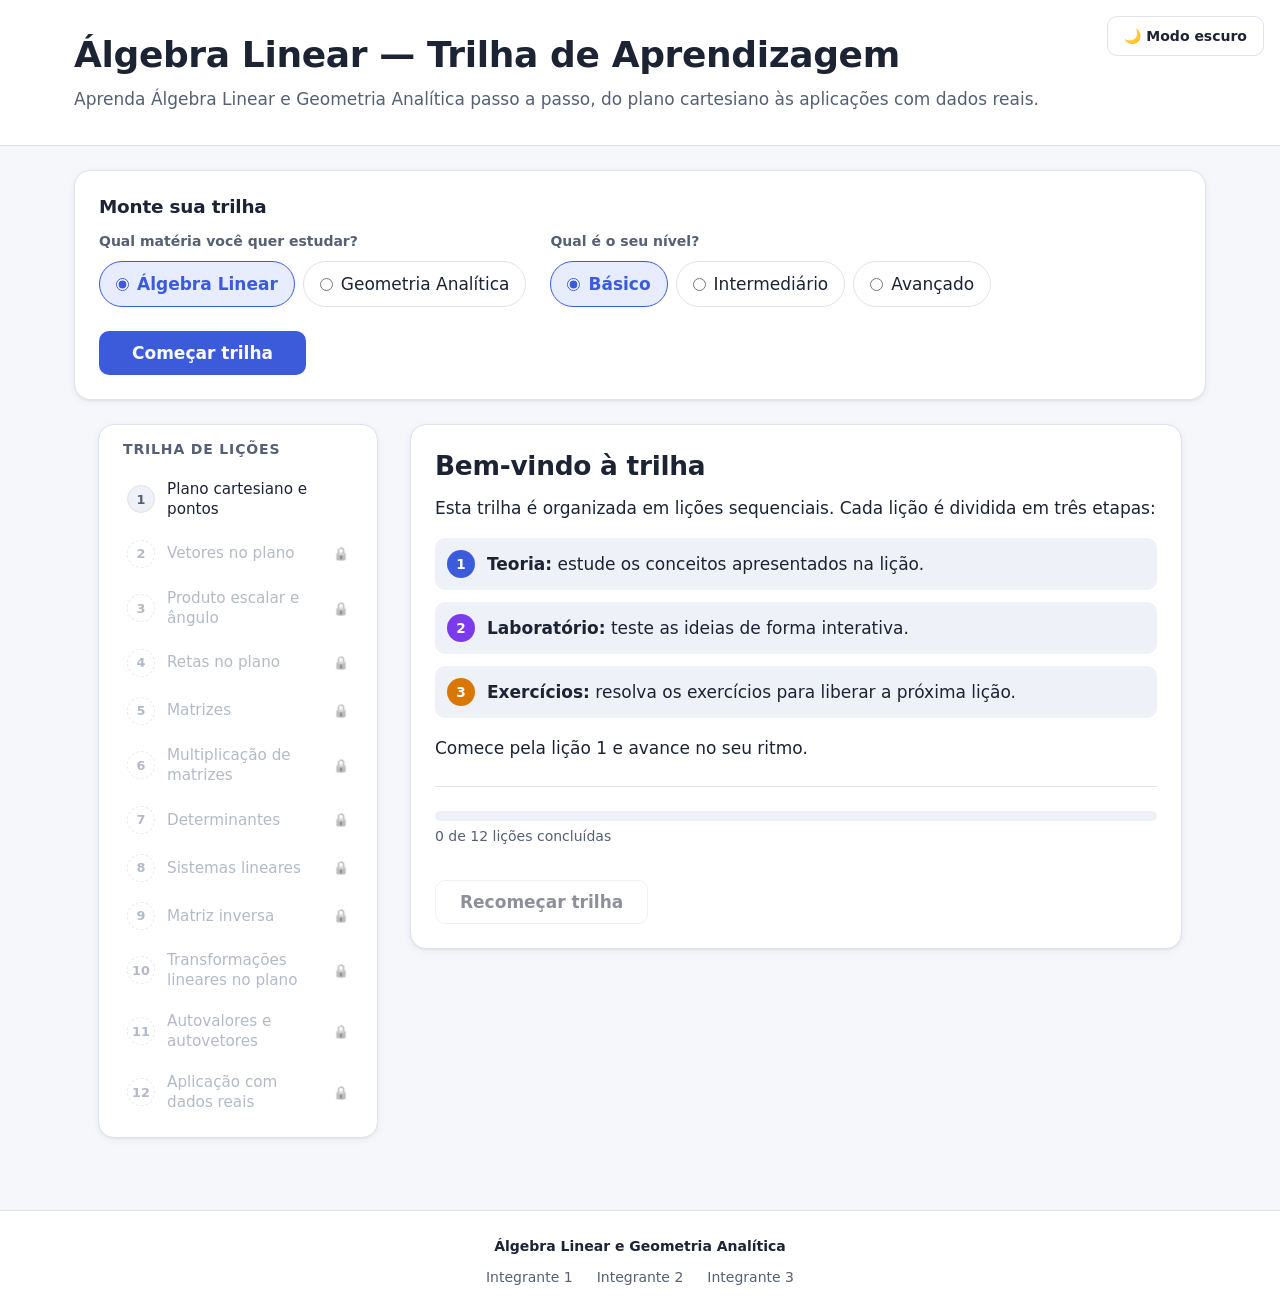
<file: index.html>
<!DOCTYPE html>
<html lang="pt-BR">
<head>
  <meta charset="UTF-8">
  <meta name="viewport" content="width=device-width, initial-scale=1.0">
  <title>Álgebra Linear — Trilha de Aprendizagem</title>
  <!-- Estilos: a ORDEM importa (do mais geral para o mais específico) -->
  <link rel="stylesheet" href="css/base.css">         <!-- variáveis, temas, reset, tipografia -->
  <link rel="stylesheet" href="css/layout.css">       <!-- cabeçalho, trilha, cartões, rodapé -->
  <link rel="stylesheet" href="css/componentes.css">  <!-- botões, campos, mensagens, fórmula -->
  <link rel="stylesheet" href="css/exercicios.css">   <!-- múltipla escolha e explicações -->
  <link rel="stylesheet" href="css/laboratorio.css">  <!-- plano cartesiano e vetores -->
</head>
<body>

  <!-- ===================== CABEÇALHO ===================== -->
  <header id="cabecalho" class="cabecalho">
    <h1 class="cabecalho-titulo">Álgebra Linear — Trilha de Aprendizagem</h1>
    <p class="cabecalho-descricao">
      Aprenda Álgebra Linear e Geometria Analítica passo a passo, do plano
      cartesiano às aplicações com dados reais.
    </p>
    <button type="button" id="btn-tema" class="btn-secundario btn-tema">🌙 Modo escuro</button>
  </header>

  <!-- ===================== ESCOLHA DE MATÉRIA E NÍVEL ===================== -->
  <section id="configuracao" class="configuracao" aria-labelledby="configuracao-titulo">
    <h2 id="configuracao-titulo" class="configuracao-titulo">Monte sua trilha</h2>

    <form id="form-configuracao" class="form-configuracao">

      <fieldset id="escolha-materia" class="escolha escolha-materia">
        <legend>Qual matéria você quer estudar?</legend>
        <label class="opcao opcao-materia">
          <input type="radio" name="materia" value="algebra-linear" checked>
          Álgebra Linear
        </label>
        <label class="opcao opcao-materia">
          <input type="radio" name="materia" value="geometria-analitica">
          Geometria Analítica
        </label>
      </fieldset>

      <fieldset id="escolha-nivel" class="escolha escolha-nivel">
        <legend>Qual é o seu nível?</legend>
        <label class="opcao opcao-nivel">
          <input type="radio" name="nivel" value="basico" checked>
          Básico
        </label>
        <label class="opcao opcao-nivel">
          <input type="radio" name="nivel" value="intermediario">
          Intermediário
        </label>
        <label class="opcao opcao-nivel">
          <input type="radio" name="nivel" value="avancado">
          Avançado
        </label>
      </fieldset>

      <button type="submit" id="btn-comecar" class="btn btn-comecar">Começar trilha</button>
    </form>
  </section>

  <div class="layout">

    <!-- ===================== NAVEGAÇÃO (TRILHA) ===================== -->
    <nav id="trilha" class="trilha" aria-label="Trilha de lições">
      <h2 class="trilha-titulo">Trilha de lições</h2>
      <button type="button" id="btn-menu" class="trilha-toggle" aria-expanded="false" aria-controls="trilha-lista">
        <span class="trilha-toggle-texto">Trilha de lições</span>
      </button>
      <ol id="trilha-lista" class="trilha-lista">
        <li class="trilha-item" data-licao="1"><a class="trilha-link" href="#licao-1">Plano cartesiano e pontos</a></li>
        <li class="trilha-item" data-licao="2"><a class="trilha-link" href="#licao-2">Vetores no plano</a></li>
        <li class="trilha-item" data-licao="3"><a class="trilha-link" href="#licao-3">Produto escalar e ângulo</a></li>
        <li class="trilha-item" data-licao="4"><a class="trilha-link" href="#licao-4">Retas no plano</a></li>
        <li class="trilha-item" data-licao="5"><a class="trilha-link" href="#licao-5">Matrizes</a></li>
        <li class="trilha-item" data-licao="6"><a class="trilha-link" href="#licao-6">Multiplicação de matrizes</a></li>
        <li class="trilha-item" data-licao="7"><a class="trilha-link" href="#licao-7">Determinantes</a></li>
        <li class="trilha-item" data-licao="8"><a class="trilha-link" href="#licao-8">Sistemas lineares</a></li>
        <li class="trilha-item" data-licao="9"><a class="trilha-link" href="#licao-9">Matriz inversa</a></li>
        <li class="trilha-item" data-licao="10"><a class="trilha-link" href="#licao-10">Transformações lineares no plano</a></li>
        <li class="trilha-item" data-licao="11"><a class="trilha-link" href="#licao-11">Autovalores e autovetores</a></li>
        <li class="trilha-item" data-licao="12"><a class="trilha-link" href="#licao-12">Aplicação com dados reais</a></li>
      </ol>
    </nav>

    <!-- ===================== CONTEÚDO PRINCIPAL ===================== -->
    <main id="conteudo" class="conteudo">

      <!-- Boas-vindas -->
      <section id="inicio" class="secao-inicio">
        <h2>Bem-vindo à trilha</h2>
        <p>
          Esta trilha é organizada em lições sequenciais. Cada lição é dividida
          em três etapas:
        </p>
        <ol class="passos">
          <li class="passo"><strong>Teoria:</strong> estude os conceitos apresentados na lição.</li>
          <li class="passo"><strong>Laboratório:</strong> teste as ideias de forma interativa.</li>
          <li class="passo"><strong>Exercícios:</strong> resolva os exercícios para liberar a próxima lição.</li>
        </ol>
        <p>Comece pela lição 1 e avance no seu ritmo.</p>

        <!-- Progresso (preenchido pelo js/app.js) -->
        <div class="painel-progresso">
          <div id="progresso" class="progresso" role="progressbar" aria-label="Progresso na trilha"
               aria-valuemin="0" aria-valuemax="12" aria-valuenow="0">
            <div id="progresso-barra" class="progresso-barra"></div>
          </div>
          <p id="progresso-texto" class="progresso-texto">0 de 12 lições concluídas</p>
          <button type="button" id="btn-recomecar" class="btn-secundario btn-recomecar">Recomeçar trilha</button>
        </div>
      </section>

      <!-- Lição 1 -->
      <section id="licao-1" class="licao" data-licao="1">
        <h2 class="licao-titulo">1. Plano cartesiano e pontos</h2>

        <!-- ---------- TEORIA ---------- -->
        <div class="teoria">
          <h3>O plano cartesiano</h3>
          <p>
            O plano cartesiano é formado por duas retas numéricas perpendiculares:
            o <strong>eixo x</strong> (horizontal, das <em>abscissas</em>) e o
            <strong>eixo y</strong> (vertical, das <em>ordenadas</em>). Elas se cruzam
            no ponto <strong>O(0, 0)</strong>, chamado de <strong>origem</strong>.
          </p>

          <h3>Coordenadas de um ponto</h3>
          <p>
            Todo ponto do plano é identificado por um <strong>par ordenado</strong>
            <strong>P(x, y)</strong>: primeiro andamos <em>x</em> unidades na horizontal
            (direita se positivo, esquerda se negativo) e depois <em>y</em> unidades na
            vertical (para cima se positivo, para baixo se negativo).
          </p>
          <p>
            A ordem importa: <strong>(2, 3)</strong> e <strong>(3, 2)</strong> são pontos diferentes.
          </p>

          <h3>Quadrantes</h3>
          <p>
            Os eixos dividem o plano em quatro regiões, os <strong>quadrantes</strong>,
            numerados no sentido anti-horário a partir do canto superior direito.
          </p>
          <div class="tabela-rolagem">
            <table class="tabela">
              <thead>
                <tr><th>Quadrante</th><th>Sinal de x</th><th>Sinal de y</th><th>Exemplo</th></tr>
              </thead>
              <tbody>
                <tr><td>1º</td><td>+</td><td>+</td><td>(3, 2)</td></tr>
                <tr><td>2º</td><td>−</td><td>+</td><td>(−3, 2)</td></tr>
                <tr><td>3º</td><td>−</td><td>−</td><td>(−3, −2)</td></tr>
                <tr><td>4º</td><td>+</td><td>−</td><td>(3, −2)</td></tr>
              </tbody>
            </table>
          </div>
          <p>
            Pontos com <strong>x = 0</strong> estão sobre o eixo y, e pontos com
            <strong>y = 0</strong> estão sobre o eixo x. Esses pontos
            <strong>não pertencem a nenhum quadrante</strong>.
          </p>

          <h3>Distância entre dois pontos</h3>
          <p>
            Dados A(x₁, y₁) e B(x₂, y₂), as diferenças <strong>Δx = x₂ − x₁</strong> e
            <strong>Δy = y₂ − y₁</strong> formam os catetos de um triângulo retângulo cuja
            hipotenusa é o segmento AB. Pelo Teorema de Pitágoras:
          </p>
          <div class="formula">d(A, B) = √[(x₂ − x₁)² + (y₂ − y₁)²]</div>
          <div class="exemplo">
            <p class="exemplo-titulo">Exemplo</p>
            <p>
              A(1, 1) e B(7, 9): Δx = 7 − 1 = 6 e Δy = 9 − 1 = 8.<br>
              d = √(6² + 8²) = √(36 + 64) = √100 = <strong>10</strong>.
            </p>
          </div>

          <h3>Ponto médio</h3>
          <p>
            O ponto médio M do segmento AB fica exatamente no meio do caminho:
            cada coordenada é a média das coordenadas de A e B.
          </p>
          <div class="formula">M = ( (x₁ + x₂) / 2 , (y₁ + y₂) / 2 )</div>
          <div class="exemplo">
            <p class="exemplo-titulo">Exemplo</p>
            <p>
              A(2, 4) e B(8, 10): M = ( (2 + 8)/2 , (4 + 10)/2 ) = <strong>(5, 7)</strong>.
            </p>
          </div>
        </div>

        <!-- ---------- LABORATÓRIO ---------- -->
        <div class="laboratorio">
          <h3>Explore o plano</h3>
          <p>
            Digite as coordenadas de A e B ou <strong>clique no plano</strong> para
            posicionar os pontos. Veja os quadrantes, a distância e o ponto médio
            sendo calculados na hora.
          </p>

          <div class="lab-area">
            <svg id="l1-plano" class="plano-cartesiano" viewBox="-11 -11 22 22"
                 role="img" aria-label="Plano cartesiano com os pontos A e B"></svg>

            <div class="lab-controles">
              <fieldset class="lab-ponto lab-ponto-a">
                <legend>Ponto A</legend>
                <label>x <input type="number" id="l1-ax" value="-3" min="-10" max="10" step="1"></label>
                <label>y <input type="number" id="l1-ay" value="-1" min="-10" max="10" step="1"></label>
              </fieldset>
              <fieldset class="lab-ponto lab-ponto-b">
                <legend>Ponto B</legend>
                <label>x <input type="number" id="l1-bx" value="4" min="-10" max="10" step="1"></label>
                <label>y <input type="number" id="l1-by" value="3" min="-10" max="10" step="1"></label>
              </fieldset>
              <p id="l1-dica-clique" class="lab-dica">Próximo clique no plano move o ponto <strong>A</strong>.</p>
              <button type="button" id="l1-sortear" class="btn-secundario">🎲 Pontos aleatórios</button>
            </div>
          </div>

          <div id="l1-resultados" class="lab-resultados" aria-live="polite"></div>
        </div>

        <!-- ---------- EXERCÍCIOS ---------- -->
        <!-- Múltipla escolha: o grupo .alternativas tem data-resposta com o
             valor da alternativa certa. TODA alternativa tem data-explicacao:
             - se o aluno erra, aparece a explicação da alternativa escolhida;
             - se acerta, aparece a explicação de todas as alternativas.
             js/componentes/exercicios.js corrige tudo; acertando todos, a lição é
             concluída e a próxima é liberada. -->
        <div class="exercicios" data-licao="1">
          <h3>Pratique</h3>
          <p>Escolha uma alternativa em cada exercício. Acerte todos para liberar a lição 2.</p>

          <ol class="lista-exercicios">
            <li class="exercicio">
              <p>Em qual quadrante está o ponto <strong>P(−3, 5)</strong>?</p>
              <div class="alternativas" role="radiogroup" aria-label="Exercício 1" data-resposta="b">
                <label class="alternativa"><input type="radio" name="l1-ex1" value="a"
                  data-explicacao="No 1º quadrante as duas coordenadas são positivas (+, +). Aqui x = −3 é negativo."> 1º quadrante</label>
                <label class="alternativa"><input type="radio" name="l1-ex1" value="b"
                  data-explicacao="x = −3 é negativo (o ponto fica à esquerda da origem) e y = 5 é positivo (fica acima). Os sinais (−, +) correspondem ao 2º quadrante."> 2º quadrante</label>
                <label class="alternativa"><input type="radio" name="l1-ex1" value="c"
                  data-explicacao="No 3º quadrante as duas coordenadas são negativas (−, −). Aqui y = 5 é positivo."> 3º quadrante</label>
                <label class="alternativa"><input type="radio" name="l1-ex1" value="d"
                  data-explicacao="No 4º quadrante os sinais são (+, −): x positivo e y negativo. Este ponto tem exatamente o contrário."> 4º quadrante</label>
              </div>
            </li>

            <li class="exercicio">
              <p>Onde está o ponto <strong>R(0, −7)</strong>?</p>
              <div class="alternativas" role="radiogroup" aria-label="Exercício 2" data-resposta="d">
                <label class="alternativa"><input type="radio" name="l1-ex2" value="a"
                  data-explicacao="O 3º quadrante exige x e y negativos. Aqui x = 0, que não é positivo nem negativo, então R não está em quadrante nenhum."> 3º quadrante</label>
                <label class="alternativa"><input type="radio" name="l1-ex2" value="b"
                  data-explicacao="O y negativo lembra o 4º quadrante, mas ele exige x positivo. Como x = 0, R não pertence a quadrante nenhum."> 4º quadrante</label>
                <label class="alternativa"><input type="radio" name="l1-ex2" value="c"
                  data-explicacao="Pontos sobre o eixo x têm y = 0. Aqui é o x que vale 0 (e y = −7)."> Sobre o eixo x</label>
                <label class="alternativa"><input type="radio" name="l1-ex2" value="d"
                  data-explicacao="Como x = 0, o ponto não se desloca para os lados: fica sobre o eixo y, 7 unidades abaixo da origem."> Sobre o eixo y</label>
              </div>
            </li>

            <li class="exercicio">
              <p>Qual é a distância entre <strong>A(1, 2)</strong> e <strong>B(4, 6)</strong>?</p>
              <div class="alternativas" role="radiogroup" aria-label="Exercício 3" data-resposta="c">
                <label class="alternativa"><input type="radio" name="l1-ex3" value="a"
                  data-explicacao="25 é Δx² + Δy². Faltou o último passo: tirar a raiz quadrada."> 25</label>
                <label class="alternativa"><input type="radio" name="l1-ex3" value="b"
                  data-explicacao="7 é Δx + Δy. A distância é a hipotenusa do triângulo retângulo, e não a soma dos catetos."> 7</label>
                <label class="alternativa"><input type="radio" name="l1-ex3" value="c"
                  data-explicacao="Δx = 4 − 1 = 3 e Δy = 6 − 2 = 4. Logo d = √(3² + 4²) = √(9 + 16) = √25 = 5."> 5</label>
                <label class="alternativa"><input type="radio" name="l1-ex3" value="d"
                  data-explicacao="1 é Δy − Δx. As diferenças devem ser elevadas ao quadrado e somadas, e depois tira-se a raiz."> 1</label>
              </div>
            </li>

            <li class="exercicio">
              <p>Qual é o ponto médio do segmento de <strong>C(−2, 3)</strong> a <strong>D(6, −5)</strong>?</p>
              <div class="alternativas" role="radiogroup" aria-label="Exercício 4" data-resposta="a">
                <label class="alternativa"><input type="radio" name="l1-ex4" value="a"
                  data-explicacao="x = (−2 + 6) / 2 = 4 / 2 = 2 e y = (3 + (−5)) / 2 = −2 / 2 = −1. Logo M(2, −1)."> M(2, −1)</label>
                <label class="alternativa"><input type="radio" name="l1-ex4" value="b"
                  data-explicacao="Esse resultado vem de subtrair as coordenadas: (6 − (−2)) / 2 = 4 e (−5 − 3) / 2 = −4. No ponto médio as coordenadas são somadas."> M(4, −4)</label>
                <label class="alternativa"><input type="radio" name="l1-ex4" value="c"
                  data-explicacao="4 e −2 são só as somas das coordenadas (−2 + 6 e 3 + (−5)). Faltou dividir cada uma por 2."> M(4, −2)</label>
                <label class="alternativa"><input type="radio" name="l1-ex4" value="d"
                  data-explicacao="Os sinais ficaram invertidos: −2 + 6 dá um número positivo e 3 + (−5) dá um negativo, então x deve ser positivo e y negativo."> M(−2, 1)</label>
              </div>
            </li>

            <li class="exercicio">
              <p>Qual é a distância entre <strong>E(−2, −3)</strong> e <strong>F(3, 9)</strong>?</p>
              <div class="alternativas" role="radiogroup" aria-label="Exercício 5" data-resposta="b">
                <label class="alternativa"><input type="radio" name="l1-ex5" value="a"
                  data-explicacao="17 é Δx + Δy. A distância usa Pitágoras, √(Δx² + Δy²), e não a soma dos catetos."> 17</label>
                <label class="alternativa"><input type="radio" name="l1-ex5" value="b"
                  data-explicacao="Δx = 3 − (−2) = 5 e Δy = 9 − (−3) = 12. Logo d = √(5² + 12²) = √(25 + 144) = √169 = 13."> 13</label>
                <label class="alternativa"><input type="radio" name="l1-ex5" value="c"
                  data-explicacao="√37 = √(1² + 6²) aparece quando se faz 3 + (−2) = 1 e 9 + (−3) = 6. Lembre: subtrair um número negativo é somar, então 3 − (−2) = 5."> √37</label>
                <label class="alternativa"><input type="radio" name="l1-ex5" value="d"
                  data-explicacao="169 é Δx² + Δy². Faltou o último passo: tirar a raiz quadrada."> 169</label>
              </div>
            </li>
          </ol>
        </div>
      </section>

      <!-- Lição 2 -->
      <section id="licao-2" class="licao" data-licao="2">
        <h2 class="licao-titulo">2. Vetores no plano</h2>

        <!-- ---------- TEORIA ---------- -->
        <div class="teoria">
          <h3>O que é um vetor</h3>
          <p>
            Algumas grandezas ficam bem descritas só por um número, como a temperatura
            (25 °C) ou a massa (3 kg): são as grandezas <strong>escalares</strong>.
            Outras precisam de mais informação. Dizer que alguém andou 5 metros não basta:
            andou para onde? Essas são as grandezas <strong>vetoriais</strong>, como
            deslocamento, velocidade e força.
          </p>
          <p>Um <strong>vetor</strong> é representado por uma seta e tem três características:</p>
          <ul>
            <li><strong>Módulo:</strong> o tamanho da seta.</li>
            <li><strong>Direção:</strong> a reta em que a seta está (horizontal, vertical, inclinada…).</li>
            <li><strong>Sentido:</strong> para qual lado da reta a seta aponta.</li>
          </ul>

          <h3>Componentes de um vetor</h3>
          <p>
            No plano, um vetor é descrito por suas <strong>componentes</strong>: quanto ele
            anda na horizontal e quanto anda na vertical. Escrevemos
            <span class="vet">v</span> = (x, y). Por exemplo, <span class="vet">v</span> = (4, 3)
            anda 4 unidades para a direita e 3 para cima.
          </p>
          <p>
            Se o vetor começa no ponto A e termina no ponto B, suas componentes são
            "ponto final menos ponto inicial":
          </p>
          <div class="formula"><span class="vet">AB</span> = B − A = (x<sub>B</sub> − x<sub>A</sub> , y<sub>B</sub> − y<sub>A</sub>)</div>
          <div class="exemplo">
            <p class="exemplo-titulo">Exemplo</p>
            <p>A(1, 2) e B(5, 5): <span class="vet">AB</span> = (5 − 1, 5 − 2) = <strong>(4, 3)</strong>.</p>
          </div>
          <p>
            O que importa num vetor são as componentes, e não o lugar onde a seta está
            desenhada. Setas com o mesmo módulo, direção e sentido representam
            <strong>o mesmo vetor</strong>, mesmo em posições diferentes. Por isso costumamos
            desenhá-lo saindo da origem.
          </p>

          <h3>Módulo</h3>
          <p>
            As componentes formam os catetos de um triângulo retângulo, e a seta é a
            hipotenusa. Pelo Teorema de Pitágoras (o mesmo da distância entre pontos):
          </p>
          <div class="formula">|<span class="vet">v</span>| = √(x² + y²)</div>
          <div class="exemplo">
            <p class="exemplo-titulo">Exemplo</p>
            <p>|(4, 3)| = √(4² + 3²) = √(16 + 9) = √25 = <strong>5</strong>.</p>
          </div>

          <h3>Soma e subtração</h3>
          <p>Para somar ou subtrair vetores, operamos <strong>componente a componente</strong>:</p>
          <div class="formula">(x₁, y₁) + (x₂, y₂) = (x₁ + x₂ , y₁ + y₂)</div>
          <p>
            Geometricamente, para fazer <span class="vet">u</span> + <span class="vet">v</span>,
            colocamos o início de <span class="vet">v</span> na ponta de <span class="vet">u</span>
            (regra "ponta com cauda"). O resultado vai do início de <span class="vet">u</span>
            até a ponta de <span class="vet">v</span>, e é a diagonal do paralelogramo formado
            pelos dois vetores.
          </p>
          <p>
            Subtrair é somar o oposto: <span class="vet">u</span> − <span class="vet">v</span> =
            <span class="vet">u</span> + (−<span class="vet">v</span>), em que −<span class="vet">v</span>
            tem o mesmo módulo e a mesma direção de <span class="vet">v</span>, mas sentido contrário.
          </p>
          <div class="exemplo">
            <p class="exemplo-titulo">Exemplo</p>
            <p>
              <span class="vet">u</span> = (1, 3) e <span class="vet">v</span> = (4, −1):<br>
              <span class="vet">u</span> + <span class="vet">v</span> = (1 + 4, 3 + (−1)) = <strong>(5, 2)</strong><br>
              <span class="vet">u</span> − <span class="vet">v</span> = (1 − 4, 3 − (−1)) = <strong>(−3, 4)</strong>
            </p>
          </div>

          <h3>Multiplicação por um número (escalar)</h3>
          <p>Multiplicar um vetor por um número real k multiplica cada componente por k:</p>
          <div class="formula">k · (x, y) = (k·x , k·y)</div>
          <p>
            O resultado tem sempre a <strong>mesma direção</strong> do vetor original
            (os dois são paralelos), e o módulo fica multiplicado por |k|:
            |k · <span class="vet">v</span>| = |k| · |<span class="vet">v</span>|.
          </p>
          <div class="tabela-rolagem">
            <table class="tabela">
              <thead>
                <tr><th>Valor de k</th><th>O que acontece com o vetor</th></tr>
              </thead>
              <tbody>
                <tr><td>k &gt; 1</td><td>Aumenta, mantendo o sentido</td></tr>
                <tr><td>0 &lt; k &lt; 1</td><td>Diminui, mantendo o sentido</td></tr>
                <tr><td>k = 0</td><td>Vira o vetor nulo (0, 0)</td></tr>
                <tr><td>k &lt; 0</td><td>Inverte o sentido (e muda de tamanho se k ≠ −1)</td></tr>
              </tbody>
            </table>
          </div>
          <div class="exemplo">
            <p class="exemplo-titulo">Exemplo</p>
            <p>
              <span class="vet">v</span> = (2, −1):
              3<span class="vet">v</span> = <strong>(6, −3)</strong>,
              −2<span class="vet">v</span> = <strong>(−4, 2)</strong> e
              ½<span class="vet">v</span> = <strong>(1; −0,5)</strong>.
            </p>
          </div>

          <h3>Vetor unitário (versor)</h3>
          <p>
            Um vetor de módulo 1 é chamado de <strong>unitário</strong>. Para obter o vetor
            unitário com a mesma direção e sentido de <span class="vet">v</span>, basta dividir
            <span class="vet">v</span> pelo seu módulo:
          </p>
          <div class="formula">versor de <span class="vet">v</span> = <span class="vet">v</span> / |<span class="vet">v</span>|</div>
          <div class="exemplo">
            <p class="exemplo-titulo">Exemplo</p>
            <p>
              <span class="vet">v</span> = (3, 4) tem módulo 5, então seu versor é
              (3/5, 4/5) = <strong>(0,6; 0,8)</strong>, e √(0,6² + 0,8²) = √1 = 1.
            </p>
          </div>
        </div>

        <!-- ---------- LABORATÓRIO ---------- -->
        <div class="laboratorio">
          <h3>Monte e combine vetores</h3>
          <p>
            Escolha uma operação e mude as componentes de <span class="vet">u</span>,
            de <span class="vet">v</span> e o número k. Você também pode
            <strong>clicar no plano</strong> para mover a ponta dos vetores.
          </p>

          <fieldset class="escolha lab-operacao">
            <legend>Operação</legend>
            <label class="opcao"><input type="radio" name="l2-operacao" value="soma" checked> u + v</label>
            <label class="opcao"><input type="radio" name="l2-operacao" value="subtracao"> u − v</label>
            <label class="opcao"><input type="radio" name="l2-operacao" value="escalar"> k · u</label>
          </fieldset>

          <div class="lab-area">
            <svg id="l2-plano" class="plano-cartesiano" viewBox="-11 -11 22 22"
                 role="img" aria-label="Plano cartesiano com os vetores u, v e o resultado da operação"></svg>

            <div class="lab-controles">
              <fieldset class="lab-ponto lab-ponto-a">
                <legend>Vetor u</legend>
                <label>x <input type="number" id="l2-ux" value="3" min="-10" max="10" step="1"></label>
                <label>y <input type="number" id="l2-uy" value="1" min="-10" max="10" step="1"></label>
              </fieldset>
              <fieldset class="lab-ponto lab-ponto-b">
                <legend>Vetor v</legend>
                <label>x <input type="number" id="l2-vx" value="1" min="-10" max="10" step="1"></label>
                <label>y <input type="number" id="l2-vy" value="3" min="-10" max="10" step="1"></label>
              </fieldset>
              <fieldset class="lab-ponto lab-ponto-m">
                <legend>Número k</legend>
                <label>k <input type="number" id="l2-k" value="2" min="-3" max="3" step="0.5"></label>
              </fieldset>
              <p id="l2-dica-clique" class="lab-dica">Próximo clique no plano move a ponta de <strong>u</strong>.</p>
              <button type="button" id="l2-sortear" class="btn-secundario">🎲 Vetores aleatórios</button>
            </div>
          </div>

          <div id="l2-resultados" class="lab-resultados" aria-live="polite"></div>
        </div>

        <!-- ---------- EXERCÍCIOS ---------- -->
        <!-- Mesmo formato da lição 1: data-resposta no grupo e
             data-explicacao em todas as alternativas. -->
        <div class="exercicios" data-licao="2">
          <h3>Pratique</h3>
          <p>Escolha uma alternativa em cada exercício. Acerte todos para liberar a lição 3.</p>

          <ol class="lista-exercicios">
            <li class="exercicio">
              <p>Dados os pontos <strong>A(1, 2)</strong> e <strong>B(4, −2)</strong>, quais são as componentes do vetor <span class="vet">AB</span>?</p>
              <div class="alternativas" role="radiogroup" aria-label="Exercício 1" data-resposta="a">
                <label class="alternativa"><input type="radio" name="l2-ex1" value="a"
                  data-explicacao="AB = B − A = (4 − 1, −2 − 2) = (3, −4): o vetor anda 3 para a direita e 4 para baixo."> (3, −4)</label>
                <label class="alternativa"><input type="radio" name="l2-ex1" value="b"
                  data-explicacao="(−3, 4) é A − B, ou seja, o vetor BA, que aponta no sentido contrário. Para AB, faça ponto final menos ponto inicial: B − A."> (−3, 4)</label>
                <label class="alternativa"><input type="radio" name="l2-ex1" value="c"
                  data-explicacao="(5, 0) é A + B. As componentes de um vetor vêm da diferença entre os pontos, não da soma."> (5, 0)</label>
                <label class="alternativa"><input type="radio" name="l2-ex1" value="d"
                  data-explicacao="(4, −2) são as coordenadas do ponto B. Isso só seria o vetor AB se A fosse a origem (0, 0)."> (4, −2)</label>
              </div>
            </li>

            <li class="exercicio">
              <p>Qual é o módulo do vetor <span class="vet">v</span> = <strong>(−6, 8)</strong>?</p>
              <div class="alternativas" role="radiogroup" aria-label="Exercício 2" data-resposta="d">
                <label class="alternativa"><input type="radio" name="l2-ex2" value="a"
                  data-explicacao="2 é −6 + 8, a soma das componentes. O módulo usa Pitágoras: √(x² + y²)."> 2</label>
                <label class="alternativa"><input type="radio" name="l2-ex2" value="b"
                  data-explicacao="14 é 6 + 8, a soma dos tamanhos das componentes (os catetos). O módulo é a hipotenusa, que é menor que essa soma."> 14</label>
                <label class="alternativa"><input type="radio" name="l2-ex2" value="c"
                  data-explicacao="100 é (−6)² + 8² = 36 + 64. Faltou o último passo: tirar a raiz quadrada."> 100</label>
                <label class="alternativa"><input type="radio" name="l2-ex2" value="d"
                  data-explicacao="|v| = √((−6)² + 8²) = √(36 + 64) = √100 = 10. O sinal negativo some ao elevar ao quadrado."> 10</label>
              </div>
            </li>

            <li class="exercicio">
              <p>Se <span class="vet">u</span> = <strong>(2, −1)</strong> e <span class="vet">v</span> = <strong>(−3, 4)</strong>, quanto vale <span class="vet">u</span> + <span class="vet">v</span>?</p>
              <div class="alternativas" role="radiogroup" aria-label="Exercício 3" data-resposta="c">
                <label class="alternativa"><input type="radio" name="l2-ex3" value="a"
                  data-explicacao="(5, −5) é u − v: 2 − (−3) = 5 e −1 − 4 = −5. Na soma, as componentes são somadas."> (5, −5)</label>
                <label class="alternativa"><input type="radio" name="l2-ex3" value="b"
                  data-explicacao="(−6, −4) vem de multiplicar as componentes (2 · (−3) e −1 · 4). A soma de vetores é feita somando componente a componente."> (−6, −4)</label>
                <label class="alternativa"><input type="radio" name="l2-ex3" value="c"
                  data-explicacao="u + v = (2 + (−3), −1 + 4) = (−1, 3)."> (−1, 3)</label>
                <label class="alternativa"><input type="radio" name="l2-ex3" value="d"
                  data-explicacao="O y está certo (−1 + 4 = 3), mas houve erro de sinal no x: 2 + (−3) = −1, e não 1."> (1, 3)</label>
              </div>
            </li>

            <li class="exercicio">
              <p>Se <span class="vet">w</span> = <strong>(2, −5)</strong>, quanto vale −2<span class="vet">w</span>?</p>
              <div class="alternativas" role="radiogroup" aria-label="Exercício 4" data-resposta="b">
                <label class="alternativa"><input type="radio" name="l2-ex4" value="a"
                  data-explicacao="Só a primeira componente foi multiplicada. O número k multiplica TODAS as componentes do vetor."> (−4, −5)</label>
                <label class="alternativa"><input type="radio" name="l2-ex4" value="b"
                  data-explicacao="−2w = (−2 · 2, −2 · (−5)) = (−4, 10). Repare que o sentido se inverteu, como esperado para k negativo."> (−4, 10)</label>
                <label class="alternativa"><input type="radio" name="l2-ex4" value="c"
                  data-explicacao="(0, −7) vem de somar −2 a cada componente. Multiplicar por um escalar não é o mesmo que somar."> (0, −7)</label>
                <label class="alternativa"><input type="radio" name="l2-ex4" value="d"
                  data-explicacao="(4, −10) é 2w. O sinal de menos do −2 foi esquecido; com ele, os sinais das componentes se invertem."> (4, −10)</label>
              </div>
            </li>

            <li class="exercicio">
              <p>Se <span class="vet">u</span> = <strong>(4, 1)</strong> e <span class="vet">v</span> = <strong>(1, −3)</strong>, quanto vale <span class="vet">u</span> − <span class="vet">v</span>?</p>
              <div class="alternativas" role="radiogroup" aria-label="Exercício 5" data-resposta="d">
                <label class="alternativa"><input type="radio" name="l2-ex5" value="a"
                  data-explicacao="(5, −2) é u + v. Na subtração, cada componente de v é subtraída da de u."> (5, −2)</label>
                <label class="alternativa"><input type="radio" name="l2-ex5" value="b"
                  data-explicacao="(−3, −4) é v − u, a ordem invertida. Na subtração a ordem importa: v − u é o oposto de u − v."> (−3, −4)</label>
                <label class="alternativa"><input type="radio" name="l2-ex5" value="c"
                  data-explicacao="O x está certo, mas no y foi feito 1 − 3. O correto é 1 − (−3) = 1 + 3 = 4: subtrair um negativo é somar."> (3, −2)</label>
                <label class="alternativa"><input type="radio" name="l2-ex5" value="d"
                  data-explicacao="u − v = (4 − 1, 1 − (−3)) = (3, 4)."> (3, 4)</label>
              </div>
            </li>

            <li class="exercicio">
              <p>Comparado ao vetor <span class="vet">v</span>, o vetor −3<span class="vet">v</span> tem:</p>
              <div class="alternativas" role="radiogroup" aria-label="Exercício 6" data-resposta="b">
                <label class="alternativa"><input type="radio" name="l2-ex6" value="a"
                  data-explicacao="O módulo realmente fica 3 vezes maior, mas o k é negativo, e k negativo inverte o sentido."> o mesmo sentido e módulo 3 vezes maior</label>
                <label class="alternativa"><input type="radio" name="l2-ex6" value="b"
                  data-explicacao="Como k = −3 é negativo, o sentido se inverte; e como |k| = 3, o módulo fica 3 vezes maior. A direção continua a mesma."> sentido oposto e módulo 3 vezes maior</label>
                <label class="alternativa"><input type="radio" name="l2-ex6" value="c"
                  data-explicacao="O sentido se inverte, sim, mas |−3| = 3 é maior que 1, então o vetor aumenta. Para diminuir, |k| teria que ser menor que 1."> sentido oposto e módulo 3 vezes menor</label>
                <label class="alternativa"><input type="radio" name="l2-ex6" value="d"
                  data-explicacao="Multiplicar por um número nunca muda a direção: k·v é sempre paralelo a v. Só o sentido e o tamanho podem mudar."> direção perpendicular a v</label>
              </div>
            </li>
          </ol>
        </div>
      </section>

      <!-- Lição 3 -->
      <section id="licao-3" class="licao" data-licao="3">
        <h2 class="licao-titulo">3. Produto escalar e ângulo</h2>

        <!-- ---------- TEORIA ---------- -->
        <div class="teoria">
          <h3>O que é o produto escalar</h3>
          <p>
            O <strong>produto escalar</strong> (ou produto interno) é uma operação entre
            dois vetores cujo resultado é um <strong>número</strong>, e não um vetor. Por isso
            o nome "escalar". Ele é calculado multiplicando as componentes correspondentes
            e somando os resultados:
          </p>
          <div class="formula"><span class="vet">u</span> · <span class="vet">v</span> = x₁·x₂ + y₁·y₂</div>
          <div class="exemplo">
            <p class="exemplo-titulo">Exemplo</p>
            <p>
              <span class="vet">u</span> = (2, 3) e <span class="vet">v</span> = (4, −1):
              <span class="vet">u</span> · <span class="vet">v</span> = 2·4 + 3·(−1) = 8 − 3 = <strong>5</strong>.
            </p>
          </div>

          <h3>Propriedades</h3>
          <ul>
            <li><strong>Comutativa:</strong> <span class="vet">u</span> · <span class="vet">v</span> = <span class="vet">v</span> · <span class="vet">u</span>.</li>
            <li><strong>Distributiva:</strong> <span class="vet">u</span> · (<span class="vet">v</span> + <span class="vet">w</span>) = <span class="vet">u</span> · <span class="vet">v</span> + <span class="vet">u</span> · <span class="vet">w</span>.</li>
            <li><strong>Com ele mesmo:</strong> <span class="vet">v</span> · <span class="vet">v</span> = x² + y² = |<span class="vet">v</span>|². Ou seja, o módulo ao quadrado.</li>
          </ul>

          <h3>Relação com o ângulo</h3>
          <p>
            O produto escalar também pode ser escrito usando o ângulo θ (de 0° a 180°)
            entre os dois vetores:
          </p>
          <div class="formula"><span class="vet">u</span> · <span class="vet">v</span> = |<span class="vet">u</span>| · |<span class="vet">v</span>| · cos θ</div>
          <p>Isolando o cosseno, conseguimos <strong>calcular o ângulo</strong> entre dois vetores:</p>
          <div class="formula">cos θ = (<span class="vet">u</span> · <span class="vet">v</span>) / (|<span class="vet">u</span>| · |<span class="vet">v</span>|)</div>
          <div class="exemplo">
            <p class="exemplo-titulo">Exemplo</p>
            <p>
              <span class="vet">u</span> = (1, 1) e <span class="vet">v</span> = (0, 2):<br>
              <span class="vet">u</span> · <span class="vet">v</span> = 1·0 + 1·2 = 2, &nbsp;|<span class="vet">u</span>| = √2 &nbsp;e&nbsp; |<span class="vet">v</span>| = 2.<br>
              cos θ = 2 / (√2 · 2) = 1/√2 ≈ 0,707, &nbsp;então θ = <strong>45°</strong>.
            </p>
          </div>

          <h3>O sinal diz o tipo de ângulo</h3>
          <p>
            Como os módulos são sempre positivos, o sinal de <span class="vet">u</span> · <span class="vet">v</span>
            é o mesmo sinal de cos θ. Só de olhar o sinal já sabemos o tipo de ângulo:
          </p>
          <div class="tabela-rolagem">
            <table class="tabela">
              <thead>
                <tr><th><span class="vet">u</span> · <span class="vet">v</span></th><th>cos θ</th><th>Ângulo θ</th><th>Os vetores…</th></tr>
              </thead>
              <tbody>
                <tr><td>&gt; 0</td><td>positivo</td><td>agudo (0° ≤ θ &lt; 90°)</td><td>apontam para o "mesmo lado"</td></tr>
                <tr><td>= 0</td><td>zero</td><td>reto (θ = 90°)</td><td>são perpendiculares</td></tr>
                <tr><td>&lt; 0</td><td>negativo</td><td>obtuso (90° &lt; θ ≤ 180°)</td><td>apontam para "lados opostos"</td></tr>
              </tbody>
            </table>
          </div>

          <h3>Vetores perpendiculares (ortogonais)</h3>
          <p>
            Dois vetores não nulos são <strong>perpendiculares</strong> (ou ortogonais) quando
            o produto escalar entre eles é zero:
          </p>
          <div class="formula"><span class="vet">u</span> ⊥ <span class="vet">v</span> &nbsp;⇔&nbsp; <span class="vet">u</span> · <span class="vet">v</span> = 0</div>
          <div class="exemplo">
            <p class="exemplo-titulo">Exemplo</p>
            <p>
              (2, 3) · (−3, 2) = 2·(−3) + 3·2 = −6 + 6 = 0, então os vetores são
              <strong>perpendiculares</strong>. Dica: trocar as componentes de lugar e inverter
              o sinal de uma delas sempre gera um vetor perpendicular, já que (a, b) ⊥ (−b, a).
            </p>
          </div>

          <h3>Projeção ortogonal</h3>
          <p>
            A <strong>projeção</strong> de <span class="vet">u</span> sobre <span class="vet">v</span>
            é a "sombra" de <span class="vet">u</span> na direção de <span class="vet">v</span>, como
            se uma luz viesse perpendicular a <span class="vet">v</span>:
          </p>
          <div class="formula">proj<sub><span class="vet">v</span></sub> <span class="vet">u</span> = ( (<span class="vet">u</span> · <span class="vet">v</span>) / |<span class="vet">v</span>|² ) · <span class="vet">v</span></div>
          <div class="exemplo">
            <p class="exemplo-titulo">Exemplo</p>
            <p>
              <span class="vet">u</span> = (3, 4) e <span class="vet">v</span> = (2, 0):
              <span class="vet">u</span> · <span class="vet">v</span> = 6 e |<span class="vet">v</span>|² = 4.<br>
              proj = (6/4) · (2, 0) = <strong>(3, 0)</strong>: a sombra de <span class="vet">u</span> sobre o eixo x.
            </p>
          </div>
        </div>

        <!-- ---------- LABORATÓRIO ---------- -->
        <div class="laboratorio">
          <h3>Meça o ângulo entre vetores</h3>
          <p>
            Mude <span class="vet">u</span> e <span class="vet">v</span> (ou <strong>clique no plano</strong>)
            e veja o produto escalar, o ângulo e o tipo de ângulo mudando juntos. Tente
            deixar os vetores perpendiculares!
          </p>

          <div class="lab-area">
            <svg id="l3-plano" class="plano-cartesiano" viewBox="-11 -11 22 22"
                 role="img" aria-label="Plano cartesiano com os vetores u e v e o ângulo entre eles"></svg>

            <div class="lab-controles">
              <fieldset class="lab-ponto lab-ponto-a">
                <legend>Vetor u</legend>
                <label>x <input type="number" id="l3-ux" value="4" min="-10" max="10" step="1"></label>
                <label>y <input type="number" id="l3-uy" value="1" min="-10" max="10" step="1"></label>
              </fieldset>
              <fieldset class="lab-ponto lab-ponto-b">
                <legend>Vetor v</legend>
                <label>x <input type="number" id="l3-vx" value="2" min="-10" max="10" step="1"></label>
                <label>y <input type="number" id="l3-vy" value="3" min="-10" max="10" step="1"></label>
              </fieldset>
              <label class="lab-check"><input type="checkbox" id="l3-projecao"> Mostrar projeção de u sobre v</label>
              <p id="l3-dica-clique" class="lab-dica">Próximo clique no plano move a ponta de <strong>u</strong>.</p>
              <button type="button" id="l3-sortear" class="btn-secundario">🎲 Vetores aleatórios</button>
            </div>
          </div>

          <div id="l3-resultados" class="lab-resultados" aria-live="polite"></div>
        </div>

        <!-- ---------- EXERCÍCIOS ---------- -->
        <div class="exercicios" data-licao="3">
          <h3>Pratique</h3>
          <p>Escolha uma alternativa em cada exercício. Acerte todos para liberar a lição 4.</p>

          <ol class="lista-exercicios">
            <li class="exercicio">
              <p>Se <span class="vet">u</span> = <strong>(3, −2)</strong> e <span class="vet">v</span> = <strong>(4, 5)</strong>, quanto vale <span class="vet">u</span> · <span class="vet">v</span>?</p>
              <div class="alternativas" role="radiogroup" aria-label="Exercício 1" data-resposta="b">
                <label class="alternativa"><input type="radio" name="l3-ex1" value="a"
                  data-explicacao="(12, −10) são os produtos das componentes, mas faltou somá-los. O produto escalar é um NÚMERO, não um vetor."> (12, −10)</label>
                <label class="alternativa"><input type="radio" name="l3-ex1" value="b"
                  data-explicacao="u · v = 3·4 + (−2)·5 = 12 + (−10) = 2."> 2</label>
                <label class="alternativa"><input type="radio" name="l3-ex1" value="c"
                  data-explicacao="22 = 12 + 10: houve erro de sinal. (−2)·5 = −10, então a conta é 12 − 10."> 22</label>
                <label class="alternativa"><input type="radio" name="l3-ex1" value="d"
                  data-explicacao="7 = 3·5 + (−2)·4: as componentes foram cruzadas. Multiplique x com x e y com y."> 7</label>
              </div>
            </li>

            <li class="exercicio">
              <p>Qual par de vetores é <strong>perpendicular</strong>?</p>
              <div class="alternativas" role="radiogroup" aria-label="Exercício 2" data-resposta="b">
                <label class="alternativa"><input type="radio" name="l3-ex2" value="a"
                  data-explicacao="(2, 3) · (3, 2) = 6 + 6 = 12 ≠ 0. Trocar as componentes de lugar não basta: também é preciso inverter o sinal de uma delas."> (2, 3) e (3, 2)</label>
                <label class="alternativa"><input type="radio" name="l3-ex2" value="b"
                  data-explicacao="(1, 2) · (2, −1) = 1·2 + 2·(−1) = 2 − 2 = 0. Produto escalar zero significa vetores perpendiculares."> (1, 2) e (2, −1)</label>
                <label class="alternativa"><input type="radio" name="l3-ex2" value="c"
                  data-explicacao="(4, 1) · (−4, −1) = −16 − 1 = −17. Um vetor é o oposto do outro: o ângulo entre eles é 180°, não 90°."> (4, 1) e (−4, −1)</label>
                <label class="alternativa"><input type="radio" name="l3-ex2" value="d"
                  data-explicacao="(2, −3) · (−4, 6) = −8 − 18 = −26. Esses vetores são paralelos (−4, 6) = −2·(2, −3), com sentidos opostos."> (2, −3) e (−4, 6)</label>
              </div>
            </li>

            <li class="exercicio">
              <p>Se |<span class="vet">u</span>| = 4, |<span class="vet">v</span>| = 5 e o ângulo entre eles é <strong>60°</strong>, quanto vale <span class="vet">u</span> · <span class="vet">v</span>? (Use cos 60° = 0,5.)</p>
              <div class="alternativas" role="radiogroup" aria-label="Exercício 3" data-resposta="b">
                <label class="alternativa"><input type="radio" name="l3-ex3" value="a"
                  data-explicacao="20 é só |u| · |v|. Faltou multiplicar pelo cosseno do ângulo."> 20</label>
                <label class="alternativa"><input type="radio" name="l3-ex3" value="b"
                  data-explicacao="u · v = |u| · |v| · cos θ = 4 · 5 · 0,5 = 10."> 10</label>
                <label class="alternativa"><input type="radio" name="l3-ex3" value="c"
                  data-explicacao="≈ 17,32 = 20 · 0,866, que é o seno de 60°. A fórmula usa o COSSENO do ângulo."> ≈ 17,32</label>
                <label class="alternativa"><input type="radio" name="l3-ex3" value="d"
                  data-explicacao="9 = 4 + 5. Os módulos são multiplicados (e depois multiplicados pelo cosseno), não somados."> 9</label>
              </div>
            </li>

            <li class="exercicio">
              <p>Qual é o ângulo entre <span class="vet">u</span> = <strong>(1, 0)</strong> e <span class="vet">v</span> = <strong>(−1, 1)</strong>?</p>
              <div class="alternativas" role="radiogroup" aria-label="Exercício 4" data-resposta="c">
                <label class="alternativa"><input type="radio" name="l3-ex4" value="a"
                  data-explicacao="45° teria cosseno positivo (√2/2). Aqui u · v = −1 é negativo, então o ângulo é obtuso. O sinal de menos foi ignorado."> 45°</label>
                <label class="alternativa"><input type="radio" name="l3-ex4" value="b"
                  data-explicacao="90° exigiria u · v = 0, mas u · v = 1·(−1) + 0·1 = −1."> 90°</label>
                <label class="alternativa"><input type="radio" name="l3-ex4" value="c"
                  data-explicacao="u · v = −1, |u| = 1 e |v| = √2. cos θ = −1/√2 ≈ −0,707, e o ângulo de 0° a 180° com esse cosseno é 135°."> 135°</label>
                <label class="alternativa"><input type="radio" name="l3-ex4" value="d"
                  data-explicacao="O ângulo entre dois vetores é sempre medido de 0° a 180° (o menor ângulo entre eles). 225° está fora desse intervalo."> 225°</label>
              </div>
            </li>

            <li class="exercicio">
              <p>Se o produto escalar entre dois vetores não nulos é <strong>negativo</strong>, o ângulo entre eles é:</p>
              <div class="alternativas" role="radiogroup" aria-label="Exercício 5" data-resposta="c">
                <label class="alternativa"><input type="radio" name="l3-ex5" value="a"
                  data-explicacao="Ângulo agudo tem cosseno positivo, o que daria um produto escalar positivo."> agudo</label>
                <label class="alternativa"><input type="radio" name="l3-ex5" value="b"
                  data-explicacao="Ângulo reto tem cosseno zero, e o produto escalar seria exatamente 0."> reto</label>
                <label class="alternativa"><input type="radio" name="l3-ex5" value="c"
                  data-explicacao="Em u · v = |u| · |v| · cos θ, os módulos são positivos. Então, se u · v é negativo, cos θ é negativo, o que acontece para θ entre 90° e 180° (ângulo obtuso)."> obtuso</label>
                <label class="alternativa"><input type="radio" name="l3-ex5" value="d"
                  data-explicacao="Dá para saber, sim: o sinal do produto escalar é sempre o mesmo do cosseno do ângulo, porque os módulos são positivos."> não dá para saber</label>
              </div>
            </li>

            <li class="exercicio">
              <p>Para qual valor de k os vetores <strong>(k, 2)</strong> e <strong>(3, −6)</strong> são perpendiculares?</p>
              <div class="alternativas" role="radiogroup" aria-label="Exercício 6" data-resposta="c">
                <label class="alternativa"><input type="radio" name="l3-ex6" value="a"
                  data-explicacao="k = −1 deixa os vetores paralelos, (−1, 2) e (3, −6) = −3·(−1, 2), e não perpendiculares. Para perpendicular, o produto escalar deve ser zero."> −1</label>
                <label class="alternativa"><input type="radio" name="l3-ex6" value="b"
                  data-explicacao="12 é o valor de 3k na equação 3k − 12 = 0. Faltou dividir por 3."> 12</label>
                <label class="alternativa"><input type="radio" name="l3-ex6" value="c"
                  data-explicacao="(k, 2) · (3, −6) = 3k − 12. Igualando a zero: 3k = 12, então k = 4."> 4</label>
                <label class="alternativa"><input type="radio" name="l3-ex6" value="d"
                  data-explicacao="Erro de sinal: 2·(−6) = −12, então a equação é 3k − 12 = 0 (e não 3k + 12 = 0)."> −4</label>
              </div>
            </li>
          </ol>
        </div>
      </section>

      <!-- Lição 4 -->
      <section id="licao-4" class="licao" data-licao="4">
        <h2 class="licao-titulo">4. Retas no plano</h2>

        <!-- ---------- TEORIA ---------- -->
        <div class="teoria">
          <h3>Equação reduzida da reta</h3>
          <p>Toda reta não vertical pode ser escrita na forma:</p>
          <div class="formula">y = m·x + b</div>
          <ul>
            <li><strong>m</strong> é o <strong>coeficiente angular</strong>: diz o quanto a reta é inclinada.</li>
            <li><strong>b</strong> é o <strong>coeficiente linear</strong>: o valor de y onde a reta corta o eixo y, no ponto (0, b).</li>
          </ul>

          <h3>Coeficiente angular</h3>
          <p>
            O coeficiente angular é quanto y muda para cada 1 unidade que x anda.
            Com dois pontos A(x₁, y₁) e B(x₂, y₂) da reta:
          </p>
          <div class="formula">m = Δy / Δx = (y₂ − y₁) / (x₂ − x₁) = tg θ</div>
          <p>em que θ é o ângulo que a reta faz com o eixo x.</p>
          <div class="tabela-rolagem">
            <table class="tabela">
              <thead>
                <tr><th>Coeficiente angular</th><th>A reta é…</th><th>Exemplo</th></tr>
              </thead>
              <tbody>
                <tr><td>m &gt; 0</td><td>crescente (sobe da esquerda para a direita)</td><td>y = 2x + 1</td></tr>
                <tr><td>m &lt; 0</td><td>decrescente (desce)</td><td>y = −x + 3</td></tr>
                <tr><td>m = 0</td><td>horizontal</td><td>y = 4</td></tr>
                <tr><td>não existe (Δx = 0)</td><td>vertical</td><td>x = 2</td></tr>
              </tbody>
            </table>
          </div>
          <div class="exemplo">
            <p class="exemplo-titulo">Exemplo</p>
            <p>A(1, 1) e B(3, 5): m = (5 − 1) / (3 − 1) = 4 / 2 = <strong>2</strong>. A cada 1 passo para a direita, a reta sobe 2.</p>
          </div>

          <h3>Encontrando a equação</h3>
          <p>Conhecendo um ponto (x₀, y₀) e o coeficiente angular m, use a forma ponto-inclinação:</p>
          <div class="formula">y − y₀ = m·(x − x₀)</div>
          <div class="exemplo">
            <p class="exemplo-titulo">Exemplo</p>
            <p>
              Reta com m = 2 passando por (1, 1):
              y − 1 = 2·(x − 1) &nbsp;⇒&nbsp; y − 1 = 2x − 2 &nbsp;⇒&nbsp; <strong>y = 2x − 1</strong>.
            </p>
          </div>

          <h3>Equação geral</h3>
          <p>Passando todos os termos para um lado, obtemos a <strong>equação geral</strong>, que também serve para retas verticais:</p>
          <div class="formula">a·x + b·y + c = 0</div>
          <p>
            Exemplo: y = 2x − 1 vira <strong>2x − y − 1 = 0</strong>. E a reta vertical x = 2 vira
            <strong>x − 2 = 0</strong>.
          </p>

          <h3>Onde a reta corta os eixos</h3>
          <ul>
            <li><strong>Eixo y:</strong> faça x = 0. Na forma reduzida, é o ponto (0, b).</li>
            <li><strong>Eixo x:</strong> faça y = 0 e resolva. Em y = 2x − 1: 0 = 2x − 1, então x = 1/2 e o ponto é (1/2, 0).</li>
          </ul>

          <h3>Posição entre duas retas</h3>
          <p>Para as retas y = m₁x + b₁ e y = m₂x + b₂:</p>
          <div class="tabela-rolagem">
            <table class="tabela">
              <thead>
                <tr><th>Condição</th><th>As retas são…</th></tr>
              </thead>
              <tbody>
                <tr><td>m₁ = m₂ e b₁ ≠ b₂</td><td>paralelas (nunca se cruzam)</td></tr>
                <tr><td>m₁ = m₂ e b₁ = b₂</td><td>coincidentes (são a mesma reta)</td></tr>
                <tr><td>m₁ ≠ m₂</td><td>concorrentes (cruzam-se em um ponto)</td></tr>
                <tr><td>m₁ · m₂ = −1</td><td>perpendiculares (cruzam-se formando 90°)</td></tr>
              </tbody>
            </table>
          </div>
          <p>
            <strong>Ligação com vetores:</strong> a reta y = mx + b tem a direção do vetor
            <span class="vet">d</span> = (1, m). Duas retas são perpendiculares quando seus vetores
            diretores são perpendiculares: (1, m₁) · (1, m₂) = 1 + m₁·m₂ = 0, ou seja,
            m₁ · m₂ = −1, a mesma condição da tabela.
          </p>
          <div class="exemplo">
            <p class="exemplo-titulo">Exemplo</p>
            <p>
              A perpendicular a y = 2x + 3 tem m = −1/2, pois 2 · (−1/2) = −1.
              Qualquer reta com m = 2 (como y = 2x − 7) é paralela a ela.
            </p>
          </div>
        </div>

        <!-- ---------- LABORATÓRIO ---------- -->
        <div class="laboratorio">
          <h3>A reta que passa por dois pontos</h3>
          <p>
            Escolha os pontos A e B (ou <strong>clique no plano</strong>) e veja a reta que passa
            por eles, o "degrau" Δx e Δy que define a inclinação, e as equações calculadas na hora.
          </p>

          <div class="lab-area">
            <svg id="l4-plano" class="plano-cartesiano" viewBox="-11 -11 22 22"
                 role="img" aria-label="Plano cartesiano com a reta que passa pelos pontos A e B"></svg>

            <div class="lab-controles">
              <fieldset class="lab-ponto lab-ponto-a">
                <legend>Ponto A</legend>
                <label>x <input type="number" id="l4-ax" value="-1" min="-10" max="10" step="1"></label>
                <label>y <input type="number" id="l4-ay" value="-1" min="-10" max="10" step="1"></label>
              </fieldset>
              <fieldset class="lab-ponto lab-ponto-b">
                <legend>Ponto B</legend>
                <label>x <input type="number" id="l4-bx" value="3" min="-10" max="10" step="1"></label>
                <label>y <input type="number" id="l4-by" value="7" min="-10" max="10" step="1"></label>
              </fieldset>
              <label class="lab-check"><input type="checkbox" id="l4-perpendicular"> Mostrar a perpendicular por A</label>
              <p id="l4-dica-clique" class="lab-dica">Próximo clique no plano move o ponto <strong>A</strong>.</p>
              <button type="button" id="l4-sortear" class="btn-secundario">🎲 Pontos aleatórios</button>
            </div>
          </div>

          <div id="l4-resultados" class="lab-resultados" aria-live="polite"></div>
        </div>

        <!-- ---------- EXERCÍCIOS ---------- -->
        <div class="exercicios" data-licao="4">
          <h3>Pratique</h3>
          <p>Escolha uma alternativa em cada exercício. Acerte todos para liberar a lição 5.</p>

          <ol class="lista-exercicios">
            <li class="exercicio">
              <p>Qual é o coeficiente angular da reta que passa por <strong>A(1, 2)</strong> e <strong>B(3, 8)</strong>?</p>
              <div class="alternativas" role="radiogroup" aria-label="Exercício 1" data-resposta="b">
                <label class="alternativa"><input type="radio" name="l4-ex1" value="a"
                  data-explicacao="1/3 é Δx / Δy: a fração foi montada de cabeça para baixo. O coeficiente angular é Δy / Δx."> 1/3</label>
                <label class="alternativa"><input type="radio" name="l4-ex1" value="b"
                  data-explicacao="m = (8 − 2) / (3 − 1) = 6 / 2 = 3."> 3</label>
                <label class="alternativa"><input type="radio" name="l4-ex1" value="c"
                  data-explicacao="−3 aparece quando a ordem dos pontos é trocada só em cima ou só embaixo: (8 − 2) / (1 − 3). Use a mesma ordem nos dois."> −3</label>
                <label class="alternativa"><input type="radio" name="l4-ex1" value="d"
                  data-explicacao="6 é só o Δy. Faltou dividir pelo Δx = 3 − 1 = 2."> 6</label>
              </div>
            </li>

            <li class="exercicio">
              <p>Qual é a equação da reta com coeficiente angular <strong>m = 2</strong> que passa pelo ponto <strong>(1, 5)</strong>?</p>
              <div class="alternativas" role="radiogroup" aria-label="Exercício 2" data-resposta="c">
                <label class="alternativa"><input type="radio" name="l4-ex2" value="a"
                  data-explicacao="O 5 é o y do ponto, não o coeficiente linear. Teste: em y = 2x + 5, com x = 1 dá y = 7, e não 5."> y = 2x + 5</label>
                <label class="alternativa"><input type="radio" name="l4-ex2" value="b"
                  data-explicacao="Os números foram trocados de papel: o coeficiente angular é 2, então é ele que multiplica o x."> y = 5x + 2</label>
                <label class="alternativa"><input type="radio" name="l4-ex2" value="c"
                  data-explicacao="y − 5 = 2(x − 1) ⇒ y = 2x − 2 + 5 ⇒ y = 2x + 3. Conferindo: x = 1 dá y = 5."> y = 2x + 3</label>
                <label class="alternativa"><input type="radio" name="l4-ex2" value="d"
                  data-explicacao="Erro de sinal: y − 5 = 2x − 2 leva a y = 2x + 3, e não 2x − 3. Com x = 1, y = 2x − 3 dá −1."> y = 2x − 3</label>
              </div>
            </li>

            <li class="exercicio">
              <p>Em que ponto a reta <strong>y = −3x + 6</strong> corta o eixo x?</p>
              <div class="alternativas" role="radiogroup" aria-label="Exercício 3" data-resposta="a">
                <label class="alternativa"><input type="radio" name="l4-ex3" value="a"
                  data-explicacao="No eixo x temos y = 0: 0 = −3x + 6 ⇒ 3x = 6 ⇒ x = 2. O ponto é (2, 0)."> (2, 0)</label>
                <label class="alternativa"><input type="radio" name="l4-ex3" value="b"
                  data-explicacao="(0, 6) é onde a reta corta o eixo Y (x = 0). No eixo x, quem vale zero é o y."> (0, 6)</label>
                <label class="alternativa"><input type="radio" name="l4-ex3" value="c"
                  data-explicacao="Erro de sinal ao isolar x: −3x + 6 = 0 ⇒ −3x = −6 ⇒ x = 2 (positivo)."> (−2, 0)</label>
                <label class="alternativa"><input type="radio" name="l4-ex3" value="d"
                  data-explicacao="O 6 é o coeficiente linear (corte no eixo y). Para o eixo x é preciso resolver −3x + 6 = 0."> (6, 0)</label>
              </div>
            </li>

            <li class="exercicio">
              <p>Uma reta paralela a <strong>y = 4x − 1</strong> tem coeficiente angular:</p>
              <div class="alternativas" role="radiogroup" aria-label="Exercício 4" data-resposta="d">
                <label class="alternativa"><input type="radio" name="l4-ex4" value="a"
                  data-explicacao="Inverter o sinal muda o sentido da inclinação: a reta passaria a descer. Paralelas têm o mesmo m."> −4</label>
                <label class="alternativa"><input type="radio" name="l4-ex4" value="b"
                  data-explicacao="−1/4 é o coeficiente da reta PERPENDICULAR, pois 4 · (−1/4) = −1."> −1/4</label>
                <label class="alternativa"><input type="radio" name="l4-ex4" value="c"
                  data-explicacao="1/4 é o inverso de 4: uma reta bem menos inclinada, que cruzaria a original."> 1/4</label>
                <label class="alternativa"><input type="radio" name="l4-ex4" value="d"
                  data-explicacao="Retas paralelas têm a mesma inclinação, então o mesmo coeficiente angular: m = 4 (só o b muda)."> 4</label>
              </div>
            </li>

            <li class="exercicio">
              <p>Uma reta perpendicular a <strong>y = (2/3)x + 1</strong> tem coeficiente angular:</p>
              <div class="alternativas" role="radiogroup" aria-label="Exercício 5" data-resposta="a">
                <label class="alternativa"><input type="radio" name="l4-ex5" value="a"
                  data-explicacao="Perpendiculares satisfazem m₁ · m₂ = −1: (2/3) · m₂ = −1 ⇒ m₂ = −3/2 (inverte a fração e troca o sinal)."> −3/2</label>
                <label class="alternativa"><input type="radio" name="l4-ex5" value="b"
                  data-explicacao="A fração foi invertida, mas faltou trocar o sinal: (2/3) · (3/2) = 1, e não −1."> 3/2</label>
                <label class="alternativa"><input type="radio" name="l4-ex5" value="c"
                  data-explicacao="O sinal foi trocado, mas faltou inverter a fração: (2/3) · (−2/3) = −4/9, e não −1."> −2/3</label>
                <label class="alternativa"><input type="radio" name="l4-ex5" value="d"
                  data-explicacao="2/3 é o mesmo coeficiente: daria uma reta paralela, e não perpendicular."> 2/3</label>
              </div>
            </li>

            <li class="exercicio">
              <p>Qual destes pontos pertence à reta <strong>y = 3x + 1</strong>?</p>
              <div class="alternativas" role="radiogroup" aria-label="Exercício 6" data-resposta="b">
                <label class="alternativa"><input type="radio" name="l4-ex6" value="a"
                  data-explicacao="Com x = 1: y = 3·1 + 1 = 4, e não 3. O ponto (1, 3) fica abaixo da reta."> (1, 3)</label>
                <label class="alternativa"><input type="radio" name="l4-ex6" value="b"
                  data-explicacao="Substituindo x = 2: y = 3·2 + 1 = 7. Como o ponto tem y = 7, ele está na reta."> (2, 7)</label>
                <label class="alternativa"><input type="radio" name="l4-ex6" value="c"
                  data-explicacao="As coordenadas estão trocadas: com x = 7, y = 3·7 + 1 = 22. A ordem é (x, y)."> (7, 2)</label>
                <label class="alternativa"><input type="radio" name="l4-ex6" value="d"
                  data-explicacao="Com x = 0: y = 3·0 + 1 = 1. A reta corta o eixo y em (0, 1), não em (0, 3)."> (0, 3)</label>
              </div>
            </li>
          </ol>
        </div>
      </section>

      <!-- Lição 5 -->
      <section id="licao-5" class="licao" data-licao="5">
        <h2 class="licao-titulo">5. Matrizes</h2>

        <!-- ---------- TEORIA ---------- -->
        <div class="teoria">
          <h3>O que é uma matriz</h3>
          <p>
            Uma <strong>matriz</strong> é uma tabela de números organizada em
            <strong>linhas</strong> (horizontais) e <strong>colunas</strong> (verticais).
            Uma matriz com m linhas e n colunas tem <strong>ordem m×n</strong> (lê-se "m por n").
          </p>
          <div class="formula">
            A =
            <span class="matriz"><span class="matriz-grade" style="--colunas: 3"><span class="matriz-el">1</span><span class="matriz-el">5</span><span class="matriz-el">−2</span><span class="matriz-el">0</span><span class="matriz-el">3</span><span class="matriz-el">8</span></span></span>
            &nbsp;→&nbsp; ordem 2×3 (2 linhas e 3 colunas)
          </div>
          <p>
            Cada número é um <strong>elemento</strong>, indicado por a<sub>ij</sub>: o
            <strong>primeiro índice (i) é a linha</strong> e o <strong>segundo (j) é a coluna</strong>.
            Na matriz acima, a₁₂ = 5 (linha 1, coluna 2) e a₂₃ = 8 (linha 2, coluna 3).
          </p>

          <h3>Lei de formação</h3>
          <p>Às vezes a matriz é dada por uma regra que calcula cada elemento a partir de i e j.</p>
          <div class="exemplo">
            <p class="exemplo-titulo">Exemplo</p>
            <p>
              A = [a<sub>ij</sub>] de ordem 2×2 com a<sub>ij</sub> = i + j:
              a₁₁ = 2, a₁₂ = 3, a₂₁ = 3, a₂₂ = 4, ou seja,
              A =
              <span class="matriz matriz-inline"><span class="matriz-grade" style="--colunas: 2"><span class="matriz-el">2</span><span class="matriz-el">3</span><span class="matriz-el">3</span><span class="matriz-el">4</span></span></span>.
            </p>
          </div>

          <h3>Tipos importantes</h3>
          <ul>
            <li><strong>Quadrada:</strong> mesmo número de linhas e colunas (n×n). Os elementos a₁₁, a₂₂, a₃₃… formam a <strong>diagonal principal</strong>.</li>
            <li><strong>Nula:</strong> todos os elementos são zero.</li>
            <li><strong>Diagonal:</strong> quadrada, com zeros fora da diagonal principal.</li>
            <li>
              <strong>Identidade (Iₙ):</strong> diagonal com todos os elementos da diagonal iguais a 1.
              Ex.: I₂ =
              <span class="matriz matriz-inline"><span class="matriz-grade" style="--colunas: 2"><span class="matriz-el">1</span><span class="matriz-el">0</span><span class="matriz-el">0</span><span class="matriz-el">1</span></span></span>.
              Ela funciona como o "número 1" das matrizes.
            </li>
            <li><strong>Linha</strong> (1×n) e <strong>coluna</strong> (m×1): só uma linha ou só uma coluna. Uma matriz coluna 2×1 é como um vetor do plano.</li>
          </ul>

          <h3>Igualdade, soma e subtração</h3>
          <p>
            Duas matrizes são <strong>iguais</strong> quando têm a mesma ordem e os elementos
            correspondentes são iguais. Para <strong>somar ou subtrair</strong>, as matrizes precisam
            ter a <strong>mesma ordem</strong>, e a conta é feita elemento a elemento:
            c<sub>ij</sub> = a<sub>ij</sub> + b<sub>ij</sub>.
          </p>
          <div class="formula">
            <span class="matriz"><span class="matriz-grade" style="--colunas: 2"><span class="matriz-el">1</span><span class="matriz-el">2</span><span class="matriz-el">3</span><span class="matriz-el">4</span></span></span>
            +
            <span class="matriz"><span class="matriz-grade" style="--colunas: 2"><span class="matriz-el">5</span><span class="matriz-el">0</span><span class="matriz-el">−1</span><span class="matriz-el">2</span></span></span>
            =
            <span class="matriz"><span class="matriz-grade" style="--colunas: 2"><span class="matriz-el">6</span><span class="matriz-el">2</span><span class="matriz-el">2</span><span class="matriz-el">6</span></span></span>
          </div>

          <h3>Multiplicação por um número</h3>
          <p>Cada elemento é multiplicado pelo número:</p>
          <div class="formula">
            2 ·
            <span class="matriz"><span class="matriz-grade" style="--colunas: 2"><span class="matriz-el">1</span><span class="matriz-el">−3</span><span class="matriz-el">0</span><span class="matriz-el">4</span></span></span>
            =
            <span class="matriz"><span class="matriz-grade" style="--colunas: 2"><span class="matriz-el">2</span><span class="matriz-el">−6</span><span class="matriz-el">0</span><span class="matriz-el">8</span></span></span>
          </div>

          <h3>Transposta</h3>
          <p>
            A <strong>transposta</strong> Aᵀ é obtida trocando linhas por colunas: a primeira linha
            de A vira a primeira coluna de Aᵀ, e assim por diante. Se A é m×n, então Aᵀ é n×m.
          </p>
          <div class="formula">
            <span class="matriz"><span class="matriz-grade" style="--colunas: 3"><span class="matriz-el">1</span><span class="matriz-el">5</span><span class="matriz-el">−2</span><span class="matriz-el">0</span><span class="matriz-el">3</span><span class="matriz-el">8</span></span></span><sup>T</sup>
            =
            <span class="matriz"><span class="matriz-grade" style="--colunas: 2"><span class="matriz-el">1</span><span class="matriz-el">0</span><span class="matriz-el">5</span><span class="matriz-el">3</span><span class="matriz-el">−2</span><span class="matriz-el">8</span></span></span>
          </div>
          <p>
            Uma matriz quadrada que é igual à sua transposta (A = Aᵀ) é chamada de
            <strong>simétrica</strong>: ela "se espelha" na diagonal principal.
          </p>
        </div>

        <!-- ---------- LABORATÓRIO ---------- -->
        <div class="laboratorio">
          <h3>Opere com matrizes</h3>
          <p>
            Escolha a operação e o tamanho, edite os elementos e
            <strong>clique em um elemento do resultado</strong> para ver de onde ele veio.
          </p>

          <fieldset class="escolha lab-operacao">
            <legend>Operação</legend>
            <label class="opcao"><input type="radio" name="l5-operacao" value="soma" checked> A + B</label>
            <label class="opcao"><input type="radio" name="l5-operacao" value="subtracao"> A − B</label>
            <label class="opcao"><input type="radio" name="l5-operacao" value="escalar"> k · A</label>
            <label class="opcao"><input type="radio" name="l5-operacao" value="transposta"> Aᵀ</label>
          </fieldset>

          <div class="lab-matrizes-controles">
            <label>Linhas
              <select id="l5-linhas"><option>1</option><option selected>2</option><option>3</option></select>
            </label>
            <label>Colunas
              <select id="l5-colunas"><option>1</option><option>2</option><option selected>3</option></select>
            </label>
            <label id="l5-grupo-k">k <input type="number" id="l5-k" value="2" step="0.5"></label>
            <button type="button" id="l5-sortear" class="btn-secundario">🎲 Valores aleatórios</button>
          </div>

          <div class="lab-matrizes">
            <div class="lab-matriz-bloco">
              <span class="lab-rotulo lab-rotulo-a">Matriz A</span>
              <div id="l5-a"></div>
            </div>
            <div class="lab-matriz-bloco" id="l5-bloco-b">
              <span class="lab-rotulo lab-rotulo-b">Matriz B</span>
              <div id="l5-b"></div>
            </div>
          </div>

          <div id="l5-resultados" class="lab-resultados" aria-live="polite"></div>
        </div>

        <!-- ---------- EXERCÍCIOS ---------- -->
        <div class="exercicios" data-licao="5">
          <h3>Pratique</h3>
          <p>Escolha uma alternativa em cada exercício. Acerte todos para liberar a lição 6.</p>

          <ol class="lista-exercicios">
            <li class="exercicio">
              <p>
                Qual é a ordem da matriz
                <span class="matriz matriz-inline"><span class="matriz-grade" style="--colunas: 2"><span class="matriz-el">1</span><span class="matriz-el">4</span><span class="matriz-el">0</span><span class="matriz-el">−2</span><span class="matriz-el">5</span><span class="matriz-el">3</span></span></span>?
              </p>
              <div class="alternativas" role="radiogroup" aria-label="Exercício 1" data-resposta="a">
                <label class="alternativa"><input type="radio" name="l5-ex1" value="a"
                  data-explicacao="A matriz tem 3 linhas (horizontais) e 2 colunas (verticais). A ordem é sempre linhas × colunas: 3×2."> 3×2</label>
                <label class="alternativa"><input type="radio" name="l5-ex1" value="b"
                  data-explicacao="A ordem foi invertida. Primeiro vem o número de LINHAS (3) e depois o de COLUNAS (2)."> 2×3</label>
                <label class="alternativa"><input type="radio" name="l5-ex1" value="c"
                  data-explicacao="6 é o número total de elementos (3 · 2). A ordem informa linhas e colunas separadamente."> 6</label>
                <label class="alternativa"><input type="radio" name="l5-ex1" value="d"
                  data-explicacao="3×3 seria uma matriz quadrada com 9 elementos. Aqui há só 2 colunas."> 3×3</label>
              </div>
            </li>

            <li class="exercicio">
              <p>
                Na matriz A =
                <span class="matriz matriz-inline"><span class="matriz-grade" style="--colunas: 3"><span class="matriz-el">2</span><span class="matriz-el">−1</span><span class="matriz-el">4</span><span class="matriz-el">7</span><span class="matriz-el">0</span><span class="matriz-el">3</span></span></span>,
                qual é o elemento a₂₃?
              </p>
              <div class="alternativas" role="radiogroup" aria-label="Exercício 2" data-resposta="c">
                <label class="alternativa"><input type="radio" name="l5-ex2" value="a"
                  data-explicacao="4 é o a₁₃ (linha 1, coluna 3). O primeiro índice de a₂₃ indica a linha 2."> 4</label>
                <label class="alternativa"><input type="radio" name="l5-ex2" value="b"
                  data-explicacao="7 é o a₂₁ (linha 2, coluna 1). O segundo índice de a₂₃ indica a coluna 3."> 7</label>
                <label class="alternativa"><input type="radio" name="l5-ex2" value="c"
                  data-explicacao="a₂₃ está na linha 2 e na coluna 3: o elemento é 3."> 3</label>
                <label class="alternativa"><input type="radio" name="l5-ex2" value="d"
                  data-explicacao="0 é o a₂₂ (linha 2, coluna 2). Ande mais uma coluna para chegar à coluna 3."> 0</label>
              </div>
            </li>

            <li class="exercicio">
              <p>Qual é a matriz A = [a<sub>ij</sub>] de ordem 2×2 com <strong>a<sub>ij</sub> = 2i − j</strong>?</p>
              <div class="alternativas" role="radiogroup" aria-label="Exercício 3" data-resposta="a">
                <label class="alternativa"><input type="radio" name="l5-ex3" value="a"
                  data-explicacao="a₁₁ = 2·1 − 1 = 1, a₁₂ = 2·1 − 2 = 0, a₂₁ = 2·2 − 1 = 3, a₂₂ = 2·2 − 2 = 2. Linhas (1, 0) e (3, 2).">
                  <span class="matriz matriz-inline"><span class="matriz-grade" style="--colunas: 2"><span class="matriz-el">1</span><span class="matriz-el">0</span><span class="matriz-el">3</span><span class="matriz-el">2</span></span></span></label>
                <label class="alternativa"><input type="radio" name="l5-ex3" value="b"
                  data-explicacao="Essa é a transposta da resposta certa: i e j foram trocados (foi usado 2j − i). Lembre: i é a linha, j é a coluna.">
                  <span class="matriz matriz-inline"><span class="matriz-grade" style="--colunas: 2"><span class="matriz-el">1</span><span class="matriz-el">3</span><span class="matriz-el">0</span><span class="matriz-el">2</span></span></span></label>
                <label class="alternativa"><input type="radio" name="l5-ex3" value="c"
                  data-explicacao="Esses valores vêm de i + j. A regra pede 2i − j: dobre a linha e subtraia a coluna.">
                  <span class="matriz matriz-inline"><span class="matriz-grade" style="--colunas: 2"><span class="matriz-el">2</span><span class="matriz-el">3</span><span class="matriz-el">3</span><span class="matriz-el">4</span></span></span></label>
                <label class="alternativa"><input type="radio" name="l5-ex3" value="d"
                  data-explicacao="Esses valores vêm de i − 2j: o 2 foi aplicado no j. A regra é 2i − j (o 2 multiplica a linha).">
                  <span class="matriz matriz-inline"><span class="matriz-grade" style="--colunas: 2"><span class="matriz-el">−1</span><span class="matriz-el">−3</span><span class="matriz-el">0</span><span class="matriz-el">−2</span></span></span></label>
              </div>
            </li>

            <li class="exercicio">
              <p>
                Se A =
                <span class="matriz matriz-inline"><span class="matriz-grade" style="--colunas: 2"><span class="matriz-el">1</span><span class="matriz-el">−2</span><span class="matriz-el">3</span><span class="matriz-el">0</span></span></span>
                e B =
                <span class="matriz matriz-inline"><span class="matriz-grade" style="--colunas: 2"><span class="matriz-el">4</span><span class="matriz-el">5</span><span class="matriz-el">−1</span><span class="matriz-el">2</span></span></span>,
                quanto vale A + B?
              </p>
              <div class="alternativas" role="radiogroup" aria-label="Exercício 4" data-resposta="b">
                <label class="alternativa"><input type="radio" name="l5-ex4" value="a"
                  data-explicacao="Esse é o resultado de A − B (1 − 4 = −3, −2 − 5 = −7…). Na soma, os elementos correspondentes são somados.">
                  <span class="matriz matriz-inline"><span class="matriz-grade" style="--colunas: 2"><span class="matriz-el">−3</span><span class="matriz-el">−7</span><span class="matriz-el">4</span><span class="matriz-el">−2</span></span></span></label>
                <label class="alternativa"><input type="radio" name="l5-ex4" value="b"
                  data-explicacao="Somando elemento a elemento: 1 + 4 = 5, −2 + 5 = 3, 3 + (−1) = 2 e 0 + 2 = 2.">
                  <span class="matriz matriz-inline"><span class="matriz-grade" style="--colunas: 2"><span class="matriz-el">5</span><span class="matriz-el">3</span><span class="matriz-el">2</span><span class="matriz-el">2</span></span></span></label>
                <label class="alternativa"><input type="radio" name="l5-ex4" value="c"
                  data-explicacao="Os elementos foram multiplicados (1·4, −2·5…). A soma de matrizes é feita somando, posição por posição.">
                  <span class="matriz matriz-inline"><span class="matriz-grade" style="--colunas: 2"><span class="matriz-el">4</span><span class="matriz-el">−10</span><span class="matriz-el">−3</span><span class="matriz-el">0</span></span></span></label>
                <label class="alternativa"><input type="radio" name="l5-ex4" value="d"
                  data-explicacao="Quase certo, mas houve erro de sinal no a₁₂: −2 + 5 = 3, e não −3.">
                  <span class="matriz matriz-inline"><span class="matriz-grade" style="--colunas: 2"><span class="matriz-el">5</span><span class="matriz-el">−3</span><span class="matriz-el">2</span><span class="matriz-el">2</span></span></span></label>
              </div>
            </li>

            <li class="exercicio">
              <p>
                Se A =
                <span class="matriz matriz-inline"><span class="matriz-grade" style="--colunas: 2"><span class="matriz-el">2</span><span class="matriz-el">−1</span><span class="matriz-el">0</span><span class="matriz-el">4</span></span></span>,
                quanto vale 3A?
              </p>
              <div class="alternativas" role="radiogroup" aria-label="Exercício 5" data-resposta="d">
                <label class="alternativa"><input type="radio" name="l5-ex5" value="a"
                  data-explicacao="Só o primeiro elemento foi multiplicado. O número multiplica TODOS os elementos da matriz.">
                  <span class="matriz matriz-inline"><span class="matriz-grade" style="--colunas: 2"><span class="matriz-el">6</span><span class="matriz-el">−1</span><span class="matriz-el">0</span><span class="matriz-el">4</span></span></span></label>
                <label class="alternativa"><input type="radio" name="l5-ex5" value="b"
                  data-explicacao="Foi somado 3 a cada elemento. Multiplicar por 3 é diferente de somar 3.">
                  <span class="matriz matriz-inline"><span class="matriz-grade" style="--colunas: 2"><span class="matriz-el">5</span><span class="matriz-el">2</span><span class="matriz-el">3</span><span class="matriz-el">7</span></span></span></label>
                <label class="alternativa"><input type="radio" name="l5-ex5" value="c"
                  data-explicacao="Quase: o erro está no zero. 3 · 0 = 0, e não 3.">
                  <span class="matriz matriz-inline"><span class="matriz-grade" style="--colunas: 2"><span class="matriz-el">6</span><span class="matriz-el">−3</span><span class="matriz-el">3</span><span class="matriz-el">12</span></span></span></label>
                <label class="alternativa"><input type="radio" name="l5-ex5" value="d"
                  data-explicacao="Cada elemento vezes 3: 3·2 = 6, 3·(−1) = −3, 3·0 = 0 e 3·4 = 12.">
                  <span class="matriz matriz-inline"><span class="matriz-grade" style="--colunas: 2"><span class="matriz-el">6</span><span class="matriz-el">−3</span><span class="matriz-el">0</span><span class="matriz-el">12</span></span></span></label>
              </div>
            </li>

            <li class="exercicio">
              <p>
                Qual é a transposta de
                <span class="matriz matriz-inline"><span class="matriz-grade" style="--colunas: 3"><span class="matriz-el">1</span><span class="matriz-el">2</span><span class="matriz-el">3</span><span class="matriz-el">4</span><span class="matriz-el">5</span><span class="matriz-el">6</span></span></span>?
              </p>
              <div class="alternativas" role="radiogroup" aria-label="Exercício 6" data-resposta="c">
                <label class="alternativa"><input type="radio" name="l5-ex6" value="a"
                  data-explicacao="Aqui só a ordem das linhas foi trocada. Na transposta, cada LINHA vira uma COLUNA, e a matriz 2×3 vira 3×2.">
                  <span class="matriz matriz-inline"><span class="matriz-grade" style="--colunas: 3"><span class="matriz-el">4</span><span class="matriz-el">5</span><span class="matriz-el">6</span><span class="matriz-el">1</span><span class="matriz-el">2</span><span class="matriz-el">3</span></span></span></label>
                <label class="alternativa"><input type="radio" name="l5-ex6" value="b"
                  data-explicacao="As colunas foram espelhadas (lidas de trás para frente). A transposta troca linhas por colunas.">
                  <span class="matriz matriz-inline"><span class="matriz-grade" style="--colunas: 3"><span class="matriz-el">3</span><span class="matriz-el">2</span><span class="matriz-el">1</span><span class="matriz-el">6</span><span class="matriz-el">5</span><span class="matriz-el">4</span></span></span></label>
                <label class="alternativa"><input type="radio" name="l5-ex6" value="c"
                  data-explicacao="A linha (1, 2, 3) vira a 1ª coluna e a linha (4, 5, 6) vira a 2ª coluna. A ordem passa de 2×3 para 3×2.">
                  <span class="matriz matriz-inline"><span class="matriz-grade" style="--colunas: 2"><span class="matriz-el">1</span><span class="matriz-el">4</span><span class="matriz-el">2</span><span class="matriz-el">5</span><span class="matriz-el">3</span><span class="matriz-el">6</span></span></span></label>
                <label class="alternativa"><input type="radio" name="l5-ex6" value="d"
                  data-explicacao="Os números foram distribuídos em 3 linhas, mas na ordem de leitura (1, 2 / 3, 4 / 5, 6). Na transposta, a coluna 1 deve ser a linha 1 original: (1, 2, 3).">
                  <span class="matriz matriz-inline"><span class="matriz-grade" style="--colunas: 2"><span class="matriz-el">1</span><span class="matriz-el">2</span><span class="matriz-el">3</span><span class="matriz-el">4</span><span class="matriz-el">5</span><span class="matriz-el">6</span></span></span></label>
              </div>
            </li>
          </ol>
        </div>
      </section>

      <!-- Lição 6 -->
      <section id="licao-6" class="licao" data-licao="6">
        <h2 class="licao-titulo">6. Multiplicação de matrizes</h2>

        <!-- ---------- TEORIA ---------- -->
        <div class="teoria">
          <h3>Quando dá para multiplicar</h3>
          <p>
            O produto A·B só existe quando o <strong>número de colunas de A</strong> é igual ao
            <strong>número de linhas de B</strong>. O resultado tem as linhas de A e as colunas de B:
          </p>
          <div class="formula">A<sub>m×<strong>n</strong></sub> · B<sub><strong>n</strong>×p</sub> = C<sub>m×p</sub></div>
          <p>
            Um jeito fácil de conferir: escreva as ordens lado a lado. Os números "de dentro" precisam
            ser iguais, e os "de fora" dão a ordem do resultado. Por exemplo, (2×<strong>3</strong>)·(<strong>3</strong>×4) dá 2×4,
            enquanto (2×3)·(2×3) não é possível.
          </p>

          <h3>Como calcular cada elemento</h3>
          <p>
            O elemento c<sub>ij</sub> do resultado é a <strong>linha i de A</strong> "vezes" a
            <strong>coluna j de B</strong>: multiplicamos elemento por elemento e somamos. É o mesmo
            produto escalar da lição 3!
          </p>
          <div class="formula">c<sub>ij</sub> = a<sub>i1</sub>·b<sub>1j</sub> + a<sub>i2</sub>·b<sub>2j</sub> + … + a<sub>in</sub>·b<sub>nj</sub></div>
          <div class="exemplo">
            <p class="exemplo-titulo">Exemplo (2×2 · 2×2)</p>
            <div class="formula">
              <span class="matriz"><span class="matriz-grade" style="--colunas: 2"><span class="matriz-el">1</span><span class="matriz-el">2</span><span class="matriz-el">3</span><span class="matriz-el">4</span></span></span> · <span class="matriz"><span class="matriz-grade" style="--colunas: 2"><span class="matriz-el">5</span><span class="matriz-el">6</span><span class="matriz-el">7</span><span class="matriz-el">8</span></span></span>
              = <span class="matriz"><span class="matriz-grade" style="--colunas: 2"><span class="matriz-el">1·5+2·7</span><span class="matriz-el">1·6+2·8</span><span class="matriz-el">3·5+4·7</span><span class="matriz-el">3·6+4·8</span></span></span>
              = <span class="matriz"><span class="matriz-grade" style="--colunas: 2"><span class="matriz-el">19</span><span class="matriz-el">22</span><span class="matriz-el">43</span><span class="matriz-el">50</span></span></span>
            </div>
            <p>Por exemplo, c₂₁ = (linha 2 de A) · (coluna 1 de B) = 3·5 + 4·7 = 15 + 28 = 43.</p>
          </div>
          <div class="exemplo">
            <p class="exemplo-titulo">Exemplo (2×3 · 3×1)</p>
            <div class="formula">
              <span class="matriz"><span class="matriz-grade" style="--colunas: 3"><span class="matriz-el">1</span><span class="matriz-el">0</span><span class="matriz-el">2</span><span class="matriz-el">−1</span><span class="matriz-el">3</span><span class="matriz-el">1</span></span></span> · <span class="matriz"><span class="matriz-grade" style="--colunas: 1"><span class="matriz-el">3</span><span class="matriz-el">2</span><span class="matriz-el">1</span></span></span>
              = <span class="matriz"><span class="matriz-grade" style="--colunas: 1"><span class="matriz-el">1·3+0·2+2·1</span><span class="matriz-el">−1·3+3·2+1·1</span></span></span>
              = <span class="matriz"><span class="matriz-grade" style="--colunas: 1"><span class="matriz-el">5</span><span class="matriz-el">4</span></span></span>
            </div>
            <p>Multiplicar uma matriz por uma matriz coluna transforma um "vetor" em outro, ideia central da lição 10.</p>
          </div>

          <h3>Propriedades</h3>
          <ul>
            <li>
              <strong>NÃO é comutativa:</strong> em geral A·B ≠ B·A. No primeiro exemplo,
              B·A = <span class="matriz matriz-inline"><span class="matriz-grade" style="--colunas: 2"><span class="matriz-el">23</span><span class="matriz-el">34</span><span class="matriz-el">31</span><span class="matriz-el">46</span></span></span>, diferente de A·B. Às vezes, B·A nem existe!
            </li>
            <li><strong>Associativa:</strong> (A·B)·C = A·(B·C).</li>
            <li><strong>Distributiva:</strong> A·(B + C) = A·B + A·C.</li>
            <li><strong>Identidade:</strong> A·I = I·A = A, então a identidade faz o papel do número 1.</li>
            <li><strong>Transposta do produto:</strong> (A·B)ᵀ = Bᵀ·Aᵀ (a ordem se inverte).</li>
          </ul>
        </div>

        <!-- ---------- LABORATÓRIO ---------- -->
        <div class="laboratorio">
          <h3>Linha vezes coluna</h3>
          <p>
            Escolha as ordens, edite as matrizes e <strong>clique em um elemento do resultado</strong>:
            a linha e a coluna usadas ficam realçadas. Depois use "Trocar a ordem" para ver que
            A·B e B·A são diferentes.
          </p>

          <div class="lab-matrizes-controles">
            <label>A: linhas <select id="l6-m"><option>1</option><option selected>2</option><option>3</option></select></label>
            <label>colunas de A = linhas de B <select id="l6-n"><option>1</option><option selected>2</option><option>3</option></select></label>
            <label>B: colunas <select id="l6-p"><option>1</option><option selected>2</option><option>3</option></select></label>
          </div>
          <div class="lab-matrizes-controles">
            <button type="button" id="l6-trocar" class="btn-secundario" aria-pressed="false">⇄ Trocar a ordem (B · A)</button>
            <button type="button" id="l6-sortear" class="btn-secundario">🎲 Valores aleatórios</button>
          </div>

          <div class="lab-matrizes">
            <div class="lab-matriz-bloco">
              <span class="lab-rotulo lab-rotulo-a" id="l6-titulo-a">Matriz A</span>
              <div id="l6-a"></div>
            </div>
            <div class="lab-matriz-bloco">
              <span class="lab-rotulo lab-rotulo-b" id="l6-titulo-b">Matriz B</span>
              <div id="l6-b"></div>
            </div>
          </div>

          <div id="l6-resultados" class="lab-resultados" aria-live="polite"></div>
        </div>

        <!-- ---------- EXERCÍCIOS ---------- -->
        <div class="exercicios" data-licao="6">
          <h3>Pratique</h3>
          <p>Escolha uma alternativa em cada exercício. Acerte todos para liberar a lição 7.</p>

          <ol class="lista-exercicios">
            <li class="exercicio">
              <p>Se A é uma matriz <strong>2×3</strong> e B é <strong>3×4</strong>, qual é a ordem de A·B?</p>
              <div class="alternativas" role="radiogroup" aria-label="Exercício 1" data-resposta="a">
                <label class="alternativa"><input type="radio" name="l6-ex1" value="a"
                  data-explicacao="(2×3)·(3×4): os números de dentro (3 e 3) são iguais, então o produto existe, e os de fora dão a ordem 2×4."> 2×4</label>
                <label class="alternativa"><input type="radio" name="l6-ex1" value="b"
                  data-explicacao="3×3 junta os números de DENTRO, que só servem para conferir se o produto existe. A ordem do resultado vem dos números de fora."> 3×3</label>
                <label class="alternativa"><input type="radio" name="l6-ex1" value="c"
                  data-explicacao="4×2 está invertido: o resultado tem as linhas de A (2) e as colunas de B (4), nessa ordem."> 4×2</label>
                <label class="alternativa"><input type="radio" name="l6-ex1" value="d"
                  data-explicacao="É possível, sim: A tem 3 colunas e B tem 3 linhas, que é exatamente a condição para multiplicar."> não é possível multiplicar</label>
              </div>
            </li>

            <li class="exercicio">
              <p>Se A e B são ambas <strong>2×3</strong>, o que se pode dizer sobre A·B?</p>
              <div class="alternativas" role="radiogroup" aria-label="Exercício 2" data-resposta="d">
                <label class="alternativa"><input type="radio" name="l6-ex2" value="a"
                  data-explicacao="Ter a mesma ordem é a condição da SOMA, não do produto. Para multiplicar, as colunas de A devem ser iguais às linhas de B."> é 2×3, como as duas</label>
                <label class="alternativa"><input type="radio" name="l6-ex2" value="b"
                  data-explicacao="2×2 seria o resultado de (2×3)·(3×2). Aqui B é 2×3, e as contas não fecham."> é 2×2</label>
                <label class="alternativa"><input type="radio" name="l6-ex2" value="c"
                  data-explicacao="3×3 seria o resultado de (3×2)·(2×3), ou seja, Aᵀ·B. Com A·B, as ordens não combinam."> é 3×3</label>
                <label class="alternativa"><input type="radio" name="l6-ex2" value="d"
                  data-explicacao="(2×3)·(2×3): A tem 3 colunas, mas B tem só 2 linhas. Cada linha de A (3 números) não tem com quem combinar em uma coluna de B (2 números)."> não existe</label>
              </div>
            </li>

            <li class="exercicio">
              <p>Quanto vale <span class="matriz matriz-inline"><span class="matriz-grade" style="--colunas: 2"><span class="matriz-el">1</span><span class="matriz-el">2</span><span class="matriz-el">3</span><span class="matriz-el">4</span></span></span> · <span class="matriz matriz-inline"><span class="matriz-grade" style="--colunas: 2"><span class="matriz-el">2</span><span class="matriz-el">0</span><span class="matriz-el">1</span><span class="matriz-el">3</span></span></span>?</p>
              <div class="alternativas" role="radiogroup" aria-label="Exercício 3" data-resposta="c">
                <label class="alternativa"><input type="radio" name="l6-ex3" value="a"
                  data-explicacao="Os elementos foram multiplicados posição por posição (1·2, 2·0, 3·1, 4·3). O produto de matrizes é linha × coluna.">
                  <span class="matriz matriz-inline"><span class="matriz-grade" style="--colunas: 2"><span class="matriz-el">2</span><span class="matriz-el">0</span><span class="matriz-el">3</span><span class="matriz-el">12</span></span></span></label>
                <label class="alternativa"><input type="radio" name="l6-ex3" value="b"
                  data-explicacao="Esse é o resultado de B·A (a ordem foi trocada). Como o produto não é comutativo, a ordem importa.">
                  <span class="matriz matriz-inline"><span class="matriz-grade" style="--colunas: 2"><span class="matriz-el">2</span><span class="matriz-el">4</span><span class="matriz-el">10</span><span class="matriz-el">14</span></span></span></label>
                <label class="alternativa"><input type="radio" name="l6-ex3" value="c"
                  data-explicacao="c₁₁ = 1·2 + 2·1 = 4, c₁₂ = 1·0 + 2·3 = 6, c₂₁ = 3·2 + 4·1 = 10 e c₂₂ = 3·0 + 4·3 = 12.">
                  <span class="matriz matriz-inline"><span class="matriz-grade" style="--colunas: 2"><span class="matriz-el">4</span><span class="matriz-el">6</span><span class="matriz-el">10</span><span class="matriz-el">12</span></span></span></label>
                <label class="alternativa"><input type="radio" name="l6-ex3" value="d"
                  data-explicacao="Aqui foi feito linha × LINHA (ex.: c₁₂ = 1·1 + 2·3 = 7). O certo é linha de A × COLUNA de B.">
                  <span class="matriz matriz-inline"><span class="matriz-grade" style="--colunas: 2"><span class="matriz-el">2</span><span class="matriz-el">7</span><span class="matriz-el">6</span><span class="matriz-el">15</span></span></span></label>
              </div>
            </li>

            <li class="exercicio">
              <p>Sendo A = <span class="matriz matriz-inline"><span class="matriz-grade" style="--colunas: 3"><span class="matriz-el">2</span><span class="matriz-el">−1</span><span class="matriz-el">0</span><span class="matriz-el">1</span><span class="matriz-el">3</span><span class="matriz-el">4</span></span></span> e B = <span class="matriz matriz-inline"><span class="matriz-grade" style="--colunas: 2"><span class="matriz-el">1</span><span class="matriz-el">2</span><span class="matriz-el">0</span><span class="matriz-el">5</span><span class="matriz-el">−2</span><span class="matriz-el">1</span></span></span>, qual é o elemento <strong>c₂₁</strong> de A·B?</p>
              <div class="alternativas" role="radiogroup" aria-label="Exercício 4" data-resposta="b">
                <label class="alternativa"><input type="radio" name="l6-ex4" value="a"
                  data-explicacao="−1 é o c₁₂ (linha 1 de A com coluna 2 de B: 4 − 5 + 0). Em c₂₁, use a linha 2 de A e a coluna 1 de B."> −1</label>
                <label class="alternativa"><input type="radio" name="l6-ex4" value="b"
                  data-explicacao="c₂₁ = (linha 2 de A)·(coluna 1 de B) = 1·1 + 3·0 + 4·(−2) = 1 + 0 − 8 = −7."> −7</label>
                <label class="alternativa"><input type="radio" name="l6-ex4" value="c"
                  data-explicacao="9 = 1 + 0 + 8: o sinal do último produto foi perdido. 4·(−2) = −8."> 9</label>
                <label class="alternativa"><input type="radio" name="l6-ex4" value="d"
                  data-explicacao="1 é só o primeiro produto (1·1). Faltou somar os outros pares: 3·0 e 4·(−2)."> 1</label>
              </div>
            </li>

            <li class="exercicio">
              <p>Quanto vale <span class="matriz matriz-inline"><span class="matriz-grade" style="--colunas: 2"><span class="matriz-el">2</span><span class="matriz-el">1</span><span class="matriz-el">−1</span><span class="matriz-el">3</span></span></span> · <span class="matriz matriz-inline"><span class="matriz-grade" style="--colunas: 1"><span class="matriz-el">1</span><span class="matriz-el">2</span></span></span>?</p>
              <div class="alternativas" role="radiogroup" aria-label="Exercício 5" data-resposta="a">
                <label class="alternativa"><input type="radio" name="l6-ex5" value="a"
                  data-explicacao="(2×2)·(2×1) dá 2×1. Linha 1: 2·1 + 1·2 = 4. Linha 2: −1·1 + 3·2 = 5.">
                  <span class="matriz matriz-inline"><span class="matriz-grade" style="--colunas: 1"><span class="matriz-el">4</span><span class="matriz-el">5</span></span></span></label>
                <label class="alternativa"><input type="radio" name="l6-ex5" value="b"
                  data-explicacao="Aqui foram usadas as COLUNAS de A (2·1 + (−1)·2 = 0 e 1·1 + 3·2 = 7). O produto usa as LINHAS de A.">
                  <span class="matriz matriz-inline"><span class="matriz-grade" style="--colunas: 1"><span class="matriz-el">0</span><span class="matriz-el">7</span></span></span></label>
                <label class="alternativa"><input type="radio" name="l6-ex5" value="c"
                  data-explicacao="3 e 2 são as somas de cada linha de A (2 + 1 e −1 + 3). Faltou multiplicar cada elemento pelo número correspondente da coluna.">
                  <span class="matriz matriz-inline"><span class="matriz-grade" style="--colunas: 1"><span class="matriz-el">3</span><span class="matriz-el">2</span></span></span></label>
                <label class="alternativa"><input type="radio" name="l6-ex5" value="d"
                  data-explicacao="O resultado de (2×2)·(2×1) precisa ser 2×1. Aqui cada coluna de A foi multiplicada por um número, sem somar.">
                  <span class="matriz matriz-inline"><span class="matriz-grade" style="--colunas: 2"><span class="matriz-el">2</span><span class="matriz-el">2</span><span class="matriz-el">−1</span><span class="matriz-el">6</span></span></span></label>
              </div>
            </li>

            <li class="exercicio">
              <p>Para duas matrizes quadradas A e B de mesma ordem, é correto afirmar que:</p>
              <div class="alternativas" role="radiogroup" aria-label="Exercício 6" data-resposta="b">
                <label class="alternativa"><input type="radio" name="l6-ex6" value="a"
                  data-explicacao="Falso: o produto de matrizes não é comutativo. Exemplo da teoria: os dois resultados deram matrizes diferentes."> A·B = B·A sempre</label>
                <label class="alternativa"><input type="radio" name="l6-ex6" value="b"
                  data-explicacao="Em geral A·B ≠ B·A, porque linhas de A com colunas de B não são o mesmo que linhas de B com colunas de A. Mas em casos especiais (como B = I) eles podem coincidir."> em geral A·B ≠ B·A</label>
                <label class="alternativa"><input type="radio" name="l6-ex6" value="c"
                  data-explicacao="'Nunca' é forte demais: com B = I (identidade), A·I = I·A = A. Há casos em que os produtos coincidem."> A·B e B·A nunca são iguais</label>
                <label class="alternativa"><input type="radio" name="l6-ex6" value="d"
                  data-explicacao="A propriedade correta é (A·B)ᵀ = Bᵀ·Aᵀ. B·A não é, em geral, a transposta de A·B."> B·A é a transposta de A·B</label>
              </div>
            </li>
          </ol>
        </div>
      </section>

      <!-- Lição 7 -->
      <section id="licao-7" class="licao" data-licao="7">
        <h2 class="licao-titulo">7. Determinantes</h2>

        <!-- ---------- TEORIA ---------- -->
        <div class="teoria">
          <h3>O que é o determinante</h3>
          <p>
            Toda matriz <strong>quadrada</strong> tem um número associado a ela, o
            <strong>determinante</strong>, escrito det A ou |A|. Ele diz se a matriz "achata"
            o plano, se tem inversa e se um sistema linear tem solução única.
          </p>

          <h3>Matriz 2×2</h3>
          <p>Diagonal principal menos diagonal secundária:</p>
          <div class="formula">det <span class="matriz"><span class="matriz-grade" style="--colunas: 2"><span class="matriz-el">a</span><span class="matriz-el">b</span><span class="matriz-el">c</span><span class="matriz-el">d</span></span></span> = a·d − b·c</div>
          <div class="exemplo">
            <p class="exemplo-titulo">Exemplo</p>
            <p>det <span class="matriz matriz-inline"><span class="matriz-grade" style="--colunas: 2"><span class="matriz-el">3</span><span class="matriz-el">1</span><span class="matriz-el">2</span><span class="matriz-el">4</span></span></span> = 3·4 − 1·2 = 12 − 2 = <strong>10</strong>.</p>
          </div>

          <h3>Matriz 3×3 — regra de Sarrus</h3>
          <ol>
            <li>Repita as duas primeiras colunas à direita da matriz.</li>
            <li>Some os produtos das 3 diagonais que <strong>descem</strong> (↘).</li>
            <li>Some os produtos das 3 diagonais que <strong>sobem</strong> (↗).</li>
            <li>det = (soma das que descem) − (soma das que sobem).</li>
          </ol>
          <div class="exemplo">
            <p class="exemplo-titulo">Exemplo</p>
            <div class="formula">A = <span class="matriz"><span class="matriz-grade" style="--colunas: 3"><span class="matriz-el">1</span><span class="matriz-el">2</span><span class="matriz-el">3</span><span class="matriz-el">0</span><span class="matriz-el">1</span><span class="matriz-el">4</span><span class="matriz-el">5</span><span class="matriz-el">6</span><span class="matriz-el">0</span></span></span> &nbsp;→&nbsp; <span class="matriz"><span class="matriz-grade" style="--colunas: 5"><span class="matriz-el">1</span><span class="matriz-el">2</span><span class="matriz-el">3</span><span class="matriz-el">1</span><span class="matriz-el">2</span><span class="matriz-el">0</span><span class="matriz-el">1</span><span class="matriz-el">4</span><span class="matriz-el">0</span><span class="matriz-el">1</span><span class="matriz-el">5</span><span class="matriz-el">6</span><span class="matriz-el">0</span><span class="matriz-el">5</span><span class="matriz-el">6</span></span></span></div>
            <p>
              Descem: 1·1·0 + 2·4·5 + 3·0·6 = 0 + 40 + 0 = 40.<br>
              Sobem: 3·1·5 + 1·4·6 + 2·0·0 = 15 + 24 + 0 = 39.<br>
              det A = 40 − 39 = <strong>1</strong>.
            </p>
          </div>

          <h3>O que o determinante significa</h3>
          <p>
            As colunas de uma matriz 2×2 podem ser vistas como dois vetores,
            <span class="vet">u</span> = (a, c) e <span class="vet">v</span> = (b, d). Então:
          </p>
          <ul>
            <li><strong>|det A|</strong> é a <strong>área do paralelogramo</strong> formado por <span class="vet">u</span> e <span class="vet">v</span>.</li>
            <li>O <strong>sinal</strong> indica a orientação: positivo se, girando de <span class="vet">u</span> para <span class="vet">v</span> pelo menor ângulo, o giro é anti-horário; negativo se é horário (a matriz "espelha" o plano).</li>
            <li><strong>det A = 0</strong> quando <span class="vet">u</span> e <span class="vet">v</span> são paralelos: o paralelogramo vira um segmento, de área zero. Nesse caso a matriz <strong>não tem inversa</strong> (lição 9) e o sistema associado <strong>não tem solução única</strong> (lição 8).</li>
          </ul>
          <p>Em 3×3, |det A| é o volume do paralelepípedo formado pelas três colunas.</p>

          <h3>Propriedades úteis</h3>
          <ul>
            <li>det(Aᵀ) = det A.</li>
            <li>Trocar duas linhas (ou duas colunas) de lugar <strong>troca o sinal</strong> do determinante.</li>
            <li>Se uma linha (ou coluna) é toda zero, ou se duas linhas são iguais ou proporcionais, então det = 0.</li>
            <li>Multiplicar <strong>uma</strong> linha por k multiplica o determinante por k. Por isso, det(k·A) = kⁿ·det A para A de ordem n.</li>
            <li>det(A·B) = det A · det B, e det I = 1.</li>
          </ul>
        </div>

        <!-- ---------- LABORATÓRIO ---------- -->
        <div class="laboratorio">
          <h3>Determinante como área</h3>
          <p>
            No modo 2×2, as colunas da matriz viram os vetores <span class="vet">u</span> e
            <span class="vet">v</span>, e o paralelogramo colorido tem área igual a |det A|.
            Tente deixar o determinante igual a zero! No modo 3×3, veja a regra de Sarrus passo a passo.
          </p>

          <fieldset class="escolha lab-operacao">
            <legend>Tamanho</legend>
            <label class="opcao"><input type="radio" name="l7-tamanho" value="2" checked> 2×2 (com desenho)</label>
            <label class="opcao"><input type="radio" name="l7-tamanho" value="3"> 3×3 (regra de Sarrus)</label>
          </fieldset>

          <div class="lab-area" id="l7-area">
            <svg id="l7-plano" class="plano-cartesiano" viewBox="-11 -11 22 22"
                 role="img" aria-label="Paralelogramo formado pelas colunas da matriz"></svg>

            <div class="lab-controles">
              <span class="lab-rotulo">Matriz A</span>
              <div id="l7-a2"></div>
              <div id="l7-a3" hidden></div>
              <p id="l7-dica" class="lab-dica">1ª coluna = vetor <strong>u</strong>, 2ª coluna = vetor <strong>v</strong>. Clique no plano para mover a ponta de <strong>u</strong>.</p>
              <button type="button" id="l7-sortear" class="btn-secundario">🎲 Valores aleatórios</button>
            </div>
          </div>

          <div id="l7-resultados" class="lab-resultados" aria-live="polite"></div>
        </div>

        <!-- ---------- EXERCÍCIOS ---------- -->
        <div class="exercicios" data-licao="7">
          <h3>Pratique</h3>
          <p>Escolha uma alternativa em cada exercício. Acerte todos para liberar a lição 8.</p>

          <ol class="lista-exercicios">
            <li class="exercicio">
              <p>Quanto vale det <span class="matriz matriz-inline"><span class="matriz-grade" style="--colunas: 2"><span class="matriz-el">3</span><span class="matriz-el">−2</span><span class="matriz-el">1</span><span class="matriz-el">4</span></span></span>?</p>
              <div class="alternativas" role="radiogroup" aria-label="Exercício 1" data-resposta="c">
                <label class="alternativa"><input type="radio" name="l7-ex1" value="a"
                  data-explicacao="10 = 12 − 2: o sinal do −2 foi perdido. b·c = (−2)·1 = −2, e subtrair −2 é somar 2."> 10</label>
                <label class="alternativa"><input type="radio" name="l7-ex1" value="b"
                  data-explicacao="12 é só a diagonal principal (3·4). Falta subtrair a diagonal secundária, (−2)·1."> 12</label>
                <label class="alternativa"><input type="radio" name="l7-ex1" value="c"
                  data-explicacao="det = a·d − b·c = 3·4 − (−2)·1 = 12 + 2 = 14."> 14</label>
                <label class="alternativa"><input type="radio" name="l7-ex1" value="d"
                  data-explicacao="−14 é b·c − a·d: a subtração foi feita na ordem inversa. É principal menos secundária."> −14</label>
              </div>
            </li>

            <li class="exercicio">
              <p>Usando a regra de Sarrus, quanto vale det <span class="matriz matriz-inline"><span class="matriz-grade" style="--colunas: 3"><span class="matriz-el">2</span><span class="matriz-el">0</span><span class="matriz-el">1</span><span class="matriz-el">1</span><span class="matriz-el">3</span><span class="matriz-el">2</span><span class="matriz-el">1</span><span class="matriz-el">1</span><span class="matriz-el">2</span></span></span>?</p>
              <div class="alternativas" role="radiogroup" aria-label="Exercício 2" data-resposta="b">
                <label class="alternativa"><input type="radio" name="l7-ex2" value="a"
                  data-explicacao="20 = 13 + 7: as diagonais que sobem foram SOMADAS. Elas devem ser subtraídas."> 20</label>
                <label class="alternativa"><input type="radio" name="l7-ex2" value="b"
                  data-explicacao="Descem: 2·3·2 + 0·2·1 + 1·1·1 = 12 + 0 + 1 = 13. Sobem: 1·3·1 + 2·2·1 + 0·1·2 = 3 + 4 + 0 = 7. det = 13 − 7 = 6."> 6</label>
                <label class="alternativa"><input type="radio" name="l7-ex2" value="c"
                  data-explicacao="13 é só a soma das diagonais que descem. Falta subtrair a soma das que sobem (7)."> 13</label>
                <label class="alternativa"><input type="radio" name="l7-ex2" value="d"
                  data-explicacao="−6 é (sobem) − (descem): ordem invertida. O correto é descem menos sobem."> −6</label>
              </div>
            </li>

            <li class="exercicio">
              <p>Qual é a área do paralelogramo formado pelos vetores <span class="vet">u</span> = <strong>(3, 1)</strong> e <span class="vet">v</span> = <strong>(1, 2)</strong>?</p>
              <div class="alternativas" role="radiogroup" aria-label="Exercício 3" data-resposta="a">
                <label class="alternativa"><input type="radio" name="l7-ex3" value="a"
                  data-explicacao="Colocando u e v como colunas, a matriz tem linhas (3, 1) e (1, 2): det = 3·2 − 1·1 = 5. A área é |det| = 5."> 5</label>
                <label class="alternativa"><input type="radio" name="l7-ex3" value="b"
                  data-explicacao="7 = 6 + 1: as diagonais foram somadas. O determinante é a·d − b·c."> 7</label>
                <label class="alternativa"><input type="radio" name="l7-ex3" value="c"
                  data-explicacao="2,5 é metade do determinante, que seria a área do TRIÂNGULO formado por u e v. O paralelogramo tem a área inteira."> 2,5</label>
                <label class="alternativa"><input type="radio" name="l7-ex3" value="d"
                  data-explicacao="6 é só a diagonal principal (3·2). Falta subtrair 1·1."> 6</label>
              </div>
            </li>

            <li class="exercicio">
              <p>Para qual valor de k a matriz <span class="matriz matriz-inline"><span class="matriz-grade" style="--colunas: 2"><span class="matriz-el">k</span><span class="matriz-el">2</span><span class="matriz-el">3</span><span class="matriz-el">6</span></span></span> tem determinante igual a zero?</p>
              <div class="alternativas" role="radiogroup" aria-label="Exercício 4" data-resposta="d">
                <label class="alternativa"><input type="radio" name="l7-ex4" value="a"
                  data-explicacao="Erro de sinal: det = 6k − 2·3 = 6k − 6. Igualando a zero, 6k = 6 e k = 1 (positivo)."> −1</label>
                <label class="alternativa"><input type="radio" name="l7-ex4" value="b"
                  data-explicacao="Com k = 0, det = 0·6 − 2·3 = −6, que não é zero."> 0</label>
                <label class="alternativa"><input type="radio" name="l7-ex4" value="c"
                  data-explicacao="6 é o valor de 6k na equação 6k − 6 = 0. Falta dividir por 6."> 6</label>
                <label class="alternativa"><input type="radio" name="l7-ex4" value="d"
                  data-explicacao="det = 6k − 6 = 0 ⇒ k = 1. Com k = 1, a 2ª linha (3, 6) é 3 vezes a 1ª (1, 2): linhas proporcionais dão determinante zero."> 1</label>
              </div>
            </li>

            <li class="exercicio">
              <p>Se A é uma matriz 2×2 com <strong>det A = 5</strong>, quanto vale det(2A)?</p>
              <div class="alternativas" role="radiogroup" aria-label="Exercício 5" data-resposta="c">
                <label class="alternativa"><input type="radio" name="l7-ex5" value="a"
                  data-explicacao="10 seria o resultado se só UMA linha fosse multiplicada por 2. Em 2A, as duas linhas são multiplicadas."> 10</label>
                <label class="alternativa"><input type="radio" name="l7-ex5" value="b"
                  data-explicacao="7 = 5 + 2: multiplicar a matriz por 2 não soma 2 ao determinante."> 7</label>
                <label class="alternativa"><input type="radio" name="l7-ex5" value="c"
                  data-explicacao="Em 2A, cada uma das 2 linhas é multiplicada por 2, e cada uma multiplica o det por 2: det(2A) = 2²·5 = 20. Geometricamente, dobrar os dois lados multiplica a área por 4."> 20</label>
                <label class="alternativa"><input type="radio" name="l7-ex5" value="d"
                  data-explicacao="25 = 5², que seria det(A·A) = det A · det A. Aqui a matriz é multiplicada pelo número 2."> 25</label>
              </div>
            </li>

            <li class="exercicio">
              <p>Se o determinante de uma matriz quadrada A é <strong>zero</strong>, então:</p>
              <div class="alternativas" role="radiogroup" aria-label="Exercício 6" data-resposta="a">
                <label class="alternativa"><input type="radio" name="l7-ex6" value="a"
                  data-explicacao="det = 0 significa que as colunas são paralelas (proporcionais): o paralelogramo tem área zero e a matriz 'achata' o plano. Por isso ela não tem inversa."> as colunas são proporcionais e A não tem inversa</label>
                <label class="alternativa"><input type="radio" name="l7-ex6" value="b"
                  data-explicacao="Não precisa ser nula: a matriz de linhas (1, 2) e (2, 4) tem det = 4 − 4 = 0 e nenhum elemento zero. Basta as linhas serem proporcionais."> A é a matriz nula</label>
                <label class="alternativa"><input type="radio" name="l7-ex6" value="c"
                  data-explicacao="A identidade tem det I = 1, e não 0."> A é a matriz identidade</label>
                <label class="alternativa"><input type="radio" name="l7-ex6" value="d"
                  data-explicacao="É o contrário: uma matriz só tem inversa quando det ≠ 0. Com det = 0, não existe inversa."> A tem inversa</label>
              </div>
            </li>
          </ol>
        </div>
      </section>

      <!-- Lição 8 -->
      <section id="licao-8" class="licao" data-licao="8">
        <h2 class="licao-titulo">8. Sistemas lineares</h2>

        <!-- ---------- TEORIA ---------- -->
        <div class="teoria">
          <h3>O que é um sistema linear</h3>
          <p>
            Uma <strong>equação linear</strong> tem incógnitas apenas multiplicadas por números e
            somadas, como 2x + 3y = 7 (sem x², xy, √x…). Um <strong>sistema linear</strong> é um
            conjunto de equações lineares que devem valer <strong>ao mesmo tempo</strong>. Uma
            <strong>solução</strong> é um conjunto de valores que satisfaz todas as equações.
          </p>
          <div class="formula">
            { x + y = 5 &nbsp;&nbsp;e&nbsp;&nbsp; 2x − y = 1 } &nbsp;→&nbsp; solução: x = 2, y = 3
          </div>
          <p>Confira: 2 + 3 = 5 ✓ e 2·2 − 3 = 1 ✓.</p>

          <h3>Forma matricial</h3>
          <p>
            Todo sistema pode ser escrito como <strong>A·X = B</strong>, em que A é a matriz dos
            coeficientes, X a matriz das incógnitas e B a dos termos independentes
            (é a multiplicação de matrizes da lição 6):
          </p>
          <div class="formula"><span class="matriz"><span class="matriz-grade" style="--colunas: 2"><span class="matriz-el">1</span><span class="matriz-el">1</span><span class="matriz-el">2</span><span class="matriz-el">−1</span></span></span> · <span class="matriz"><span class="matriz-grade" style="--colunas: 1"><span class="matriz-el">x</span><span class="matriz-el">y</span></span></span> = <span class="matriz"><span class="matriz-grade" style="--colunas: 1"><span class="matriz-el">5</span><span class="matriz-el">1</span></span></span></div>

          <h3>Interpretação geométrica (2 incógnitas)</h3>
          <p>
            Cada equação com x e y é uma <strong>reta</strong> (lição 4). Resolver o sistema é
            encontrar o ponto comum às retas. Há três possibilidades:
          </p>
          <div class="tabela-rolagem">
            <table class="tabela">
              <thead>
                <tr><th>As retas são…</th><th>Soluções</th><th>Classificação</th></tr>
              </thead>
              <tbody>
                <tr><td>concorrentes (cruzam-se)</td><td>exatamente uma</td><td><strong>SPD</strong>: possível e determinado</td></tr>
                <tr><td>coincidentes (a mesma reta)</td><td>infinitas</td><td><strong>SPI</strong>: possível e indeterminado</td></tr>
                <tr><td>paralelas (nunca se cruzam)</td><td>nenhuma</td><td><strong>SI</strong>: impossível</td></tr>
              </tbody>
            </table>
          </div>

          <h3>Método da substituição</h3>
          <p>Isole uma incógnita em uma equação e substitua na outra.</p>
          <div class="exemplo">
            <p class="exemplo-titulo">Exemplo</p>
            <p>
              Da 1ª equação, y = 5 − x. Na 2ª: 2x − (5 − x) = 1 ⇒ 3x − 5 = 1 ⇒ x = 2.
              Então y = 5 − 2 = <strong>3</strong>.
            </p>
          </div>

          <h3>Escalonamento (eliminação de Gauss)</h3>
          <p>
            Para sistemas maiores, usamos operações que não mudam a solução: trocar equações de
            lugar, multiplicar uma equação por um número diferente de zero e somar a uma equação
            um múltiplo de outra. O objetivo é zerar incógnitas até ficar uma "escada".
          </p>
          <div class="exemplo">
            <p class="exemplo-titulo">Exemplo (3×3)</p>
            <p>
              L₁: x + y + z = 6 &nbsp;|&nbsp; L₂: 2x + y − z = 1 &nbsp;|&nbsp; L₃: x − y + 2z = 5<br>
              L₂ ← L₂ − 2·L₁: &nbsp;−y − 3z = −11<br>
              L₃ ← L₃ − L₁: &nbsp;−2y + z = −1<br>
              L₃ ← L₃ − 2·L₂: &nbsp;7z = 21 ⇒ <strong>z = 3</strong><br>
              Voltando: −y − 9 = −11 ⇒ <strong>y = 2</strong>, e x = 6 − 2 − 3 ⇒ <strong>x = 1</strong>.
            </p>
          </div>

          <h3>Regra de Cramer</h3>
          <p>
            Para a₁x + b₁y = c₁ e a₂x + b₂y = c₂, calcule três determinantes: D (dos coeficientes)
            e D<sub>x</sub>, D<sub>y</sub> (trocando a coluna de x ou de y pelos termos independentes):
          </p>
          <div class="formula">
            D = <span class="matriz"><span class="matriz-grade" style="--colunas: 2"><span class="matriz-el">a₁</span><span class="matriz-el">b₁</span><span class="matriz-el">a₂</span><span class="matriz-el">b₂</span></span></span> &nbsp; D<sub>x</sub> = <span class="matriz"><span class="matriz-grade" style="--colunas: 2"><span class="matriz-el">c₁</span><span class="matriz-el">b₁</span><span class="matriz-el">c₂</span><span class="matriz-el">b₂</span></span></span> &nbsp; D<sub>y</sub> = <span class="matriz"><span class="matriz-grade" style="--colunas: 2"><span class="matriz-el">a₁</span><span class="matriz-el">c₁</span><span class="matriz-el">a₂</span><span class="matriz-el">c₂</span></span></span>
          </div>
          <div class="formula">x = D<sub>x</sub> / D &nbsp;&nbsp;&nbsp; y = D<sub>y</sub> / D</div>
          <div class="exemplo">
            <p class="exemplo-titulo">Exemplo</p>
            <p>
              x + y = 5 e 2x − y = 1: D = 1·(−1) − 1·2 = −3, D<sub>x</sub> = 5·(−1) − 1·1 = −6,
              D<sub>y</sub> = 1·1 − 5·2 = −9. Logo x = −6/−3 = <strong>2</strong> e y = −9/−3 = <strong>3</strong>.
            </p>
          </div>
          <p>
            <strong>Ligação com o determinante:</strong> o sistema tem solução única (SPD) se, e só se,
            <strong>D ≠ 0</strong>. Quando D = 0, ele é SPI ou SI, ou seja, as retas são coincidentes ou paralelas.
          </p>
        </div>

        <!-- ---------- LABORATÓRIO ---------- -->
        <div class="laboratorio">
          <h3>Duas equações, duas retas</h3>
          <p>
            Edite os coeficientes e veja as duas retas no plano. A solução é o ponto onde elas se
            cruzam. Use os exemplos para ver os três casos.
          </p>

          <div class="lab-matrizes-controles">
            <span class="lab-rotulo">Exemplos:</span>
            <button type="button" class="btn-secundario" data-l8-exemplo="2,1,4,1,-3,-5">Concorrentes</button>
            <button type="button" class="btn-secundario" data-l8-exemplo="1,2,4,2,4,8">Coincidentes</button>
            <button type="button" class="btn-secundario" data-l8-exemplo="1,-1,2,2,-2,-3">Paralelas</button>
          </div>

          <div class="lab-area controles-largos">
            <svg id="l8-plano" class="plano-cartesiano" viewBox="-11 -11 22 22"
                 role="img" aria-label="As duas retas do sistema e o ponto de interseção"></svg>

            <div class="lab-controles">
              <fieldset class="lab-ponto lab-equacao lab-equacao-1">
                <legend>Equação 1</legend>
                <input type="number" id="l8-a1" value="2" step="1" aria-label="coeficiente de x na equação 1"> x +
                <input type="number" id="l8-b1" value="1" step="1" aria-label="coeficiente de y na equação 1"> y =
                <input type="number" id="l8-c1" value="4" step="1" aria-label="termo independente da equação 1">
              </fieldset>
              <fieldset class="lab-ponto lab-equacao lab-equacao-2">
                <legend>Equação 2</legend>
                <input type="number" id="l8-a2" value="1" step="1" aria-label="coeficiente de x na equação 2"> x +
                <input type="number" id="l8-b2" value="-3" step="1" aria-label="coeficiente de y na equação 2"> y =
                <input type="number" id="l8-c2" value="-5" step="1" aria-label="termo independente da equação 2">
              </fieldset>
            </div>
          </div>

          <div id="l8-resultados" class="lab-resultados" aria-live="polite"></div>
        </div>

        <!-- ---------- EXERCÍCIOS ---------- -->
        <div class="exercicios" data-licao="8">
          <h3>Pratique</h3>
          <p>Escolha uma alternativa em cada exercício. Acerte todos para liberar a lição 9.</p>

          <ol class="lista-exercicios">
            <li class="exercicio">
              <p>Qual é a solução do sistema <strong>x + y = 7</strong> e <strong>x − y = 1</strong>?</p>
              <div class="alternativas" role="radiogroup" aria-label="Exercício 1" data-resposta="b">
                <label class="alternativa"><input type="radio" name="l8-ex1" value="a"
                  data-explicacao="x e y foram trocados. Com x = 3 e y = 4, a 2ª equação dá 3 − 4 = −1, e não 1."> x = 3, y = 4</label>
                <label class="alternativa"><input type="radio" name="l8-ex1" value="b"
                  data-explicacao="Somando as equações: 2x = 8 ⇒ x = 4. Daí y = 7 − 4 = 3. Conferindo: 4 + 3 = 7 ✓ e 4 − 3 = 1 ✓."> x = 4, y = 3</label>
                <label class="alternativa"><input type="radio" name="l8-ex1" value="c"
                  data-explicacao="Ao somar as equações obtemos 2x = 8. Faltou dividir por 2: x = 4, e não 8."> x = 8, y = −1</label>
                <label class="alternativa"><input type="radio" name="l8-ex1" value="d"
                  data-explicacao="(2, 5) satisfaz só a 1ª equação (2 + 5 = 7). Na 2ª, 2 − 5 = −3 ≠ 1. A solução precisa valer nas DUAS."> x = 2, y = 5</label>
              </div>
            </li>

            <li class="exercicio">
              <p>Como se classifica o sistema <strong>2x + 4y = 6</strong> e <strong>x + 2y = 3</strong>?</p>
              <div class="alternativas" role="radiogroup" aria-label="Exercício 2" data-resposta="c">
                <label class="alternativa"><input type="radio" name="l8-ex2" value="a"
                  data-explicacao="SPD exigiria D ≠ 0, mas D = 2·2 − 4·1 = 0. As retas não se cruzam em um único ponto."> SPD (uma solução)</label>
                <label class="alternativa"><input type="radio" name="l8-ex2" value="b"
                  data-explicacao="SI seria o caso de retas paralelas distintas. Aqui a 1ª equação é exatamente o dobro da 2ª (inclusive o 6 = 2·3), então é a mesma reta."> SI (nenhuma solução)</label>
                <label class="alternativa"><input type="radio" name="l8-ex2" value="c"
                  data-explicacao="A 1ª equação é a 2ª multiplicada por 2: as duas representam a MESMA reta. Todos os pontos dela são solução: infinitas soluções (SPI)."> SPI (infinitas soluções)</label>
                <label class="alternativa"><input type="radio" name="l8-ex2" value="d"
                  data-explicacao="É um sistema linear, sim: x e y aparecem só multiplicados por números e somados."> não é um sistema linear</label>
              </div>
            </li>

            <li class="exercicio">
              <p>O sistema <strong>x + y = 2</strong> e <strong>x + y = 5</strong> é:</p>
              <div class="alternativas" role="radiogroup" aria-label="Exercício 3" data-resposta="d">
                <label class="alternativa"><input type="radio" name="l8-ex3" value="a"
                  data-explicacao="Para ter uma única solução, as retas precisariam ter inclinações diferentes. Aqui as duas têm m = −1."> possível e determinado</label>
                <label class="alternativa"><input type="radio" name="l8-ex3" value="b"
                  data-explicacao="Seriam infinitas soluções se fossem a mesma reta, mas x + y não pode valer 2 e 5 ao mesmo tempo."> possível e indeterminado</label>
                <label class="alternativa"><input type="radio" name="l8-ex3" value="c"
                  data-explicacao="(1, 1) satisfaz só a 1ª equação. Nenhum par satisfaz as duas, já que x + y não pode ser 2 e 5 ao mesmo tempo."> possível, com solução (1, 1)</label>
                <label class="alternativa"><input type="radio" name="l8-ex3" value="d"
                  data-explicacao="x + y não pode ser 2 e 5 ao mesmo tempo. Geometricamente, são duas retas paralelas (mesma inclinação, cortes diferentes), que nunca se cruzam: sistema impossível (SI)."> impossível</label>
              </div>
            </li>

            <li class="exercicio">
              <p>No sistema <strong>3x + 2y = 8</strong> e <strong>x − y = 1</strong>, quanto vale o determinante D dos coeficientes?</p>
              <div class="alternativas" role="radiogroup" aria-label="Exercício 4" data-resposta="a">
                <label class="alternativa"><input type="radio" name="l8-ex4" value="a"
                  data-explicacao="A matriz dos coeficientes tem linhas (3, 2) e (1, −1). D = 3·(−1) − 2·1 = −3 − 2 = −5."> −5</label>
                <label class="alternativa"><input type="radio" name="l8-ex4" value="b"
                  data-explicacao="5 é b·c − a·d (ordem invertida). D = a·d − b·c = 3·(−1) − 2·1."> 5</label>
                <label class="alternativa"><input type="radio" name="l8-ex4" value="c"
                  data-explicacao="−1 = −3 + 2: a diagonal secundária foi somada. Ela deve ser subtraída: −3 − 2 = −5."> −1</label>
                <label class="alternativa"><input type="radio" name="l8-ex4" value="d"
                  data-explicacao="−3 é só a diagonal principal, 3·(−1). Falta subtrair 2·1."> −3</label>
              </div>
            </li>

            <li class="exercicio">
              <p>Escrevendo o sistema <strong>x + 2y = 5</strong> e <strong>3x − y = 1</strong> na forma A·X = B, qual é a matriz A dos coeficientes?</p>
              <div class="alternativas" role="radiogroup" aria-label="Exercício 5" data-resposta="b">
                <label class="alternativa"><input type="radio" name="l8-ex5" value="a"
                  data-explicacao="Essa é a transposta: os coeficientes de cada EQUAÇÃO devem formar uma LINHA de A."> <span class="matriz matriz-inline"><span class="matriz-grade" style="--colunas: 2"><span class="matriz-el">1</span><span class="matriz-el">3</span><span class="matriz-el">2</span><span class="matriz-el">−1</span></span></span></label>
                <label class="alternativa"><input type="radio" name="l8-ex5" value="b"
                  data-explicacao="Cada linha de A são os coeficientes de uma equação: (1, 2) da primeira e (3, −1) da segunda. Os termos 5 e 1 ficam em B."> <span class="matriz matriz-inline"><span class="matriz-grade" style="--colunas: 2"><span class="matriz-el">1</span><span class="matriz-el">2</span><span class="matriz-el">3</span><span class="matriz-el">−1</span></span></span></label>
                <label class="alternativa"><input type="radio" name="l8-ex5" value="c"
                  data-explicacao="O sinal do coeficiente de y na 2ª equação foi perdido: 3x − y tem coeficiente −1."> <span class="matriz matriz-inline"><span class="matriz-grade" style="--colunas: 2"><span class="matriz-el">1</span><span class="matriz-el">2</span><span class="matriz-el">3</span><span class="matriz-el">1</span></span></span></label>
                <label class="alternativa"><input type="radio" name="l8-ex5" value="d"
                  data-explicacao="Os termos independentes (5 e 1) não entram em A, e sim em B. A é só a matriz dos coeficientes."> <span class="matriz matriz-inline"><span class="matriz-grade" style="--colunas: 3"><span class="matriz-el">1</span><span class="matriz-el">2</span><span class="matriz-el">5</span><span class="matriz-el">3</span><span class="matriz-el">−1</span><span class="matriz-el">1</span></span></span></label>
              </div>
            </li>

            <li class="exercicio">
              <p>Para quais valores de k o sistema <strong>kx + 2y = 3</strong> e <strong>3x + 6y = 9</strong> tem <strong>uma única solução</strong>?</p>
              <div class="alternativas" role="radiogroup" aria-label="Exercício 6" data-resposta="c">
                <label class="alternativa"><input type="radio" name="l8-ex6" value="a"
                  data-explicacao="Com k = 1, D = 1·6 − 2·3 = 0 e as equações viram a mesma reta (a 2ª é 3 vezes a 1ª): infinitas soluções, e não uma única."> k = 1</label>
                <label class="alternativa"><input type="radio" name="l8-ex6" value="b"
                  data-explicacao="k = 0 dá solução única, sim (D = −6 ≠ 0), mas não é o único valor: qualquer k diferente de 1 serve."> apenas k = 0</label>
                <label class="alternativa"><input type="radio" name="l8-ex6" value="c"
                  data-explicacao="Solução única ⇔ D ≠ 0. D = 6k − 2·3 = 6k − 6, que é diferente de zero quando k ≠ 1."> k ≠ 1</label>
                <label class="alternativa"><input type="radio" name="l8-ex6" value="d"
                  data-explicacao="Não é para qualquer k: com k = 1 o determinante zera e o sistema passa a ter infinitas soluções."> qualquer valor de k</label>
              </div>
            </li>
          </ol>
        </div>
      </section>

      <!-- Lição 9 -->
      <section id="licao-9" class="licao" data-licao="9">
        <h2 class="licao-titulo">9. Matriz inversa</h2>

        <!-- ---------- TEORIA ---------- -->
        <div class="teoria">
          <h3>O que é a inversa</h3>
          <p>
            Para números, o inverso de 5 é 1/5, porque 5 · 1/5 = 1. Com matrizes, o papel do 1 é
            da identidade I. A <strong>inversa</strong> de uma matriz quadrada A é a matriz
            A⁻¹ tal que:
          </p>
          <div class="formula">A · A⁻¹ = A⁻¹ · A = I</div>
          <p>
            Uma matriz que tem inversa é chamada de <strong>invertível</strong>. A condição é simples:
          </p>
          <div class="formula">A tem inversa &nbsp;⇔&nbsp; det A ≠ 0</div>
          <p>
            Se det A = 0, a matriz "achata" o plano (lição 7): pontos diferentes vão parar no mesmo
            lugar, e não há como desfazer. Não existe "divisão de matrizes"; quem faz esse papel é
            multiplicar pela inversa.
          </p>

          <h3>Fórmula para 2×2</h3>
          <div class="formula"><span class="matriz"><span class="matriz-grade" style="--colunas: 2"><span class="matriz-el">a</span><span class="matriz-el">b</span><span class="matriz-el">c</span><span class="matriz-el">d</span></span></span>⁻¹ = (1 / det A) · <span class="matriz"><span class="matriz-grade" style="--colunas: 2"><span class="matriz-el">d</span><span class="matriz-el">−b</span><span class="matriz-el">−c</span><span class="matriz-el">a</span></span></span></div>
          <p>Em palavras: troque os elementos da diagonal principal de lugar, troque o sinal dos da secundária e divida tudo pelo determinante.</p>
          <div class="exemplo">
            <p class="exemplo-titulo">Exemplo</p>
            <p>
              A = <span class="matriz matriz-inline"><span class="matriz-grade" style="--colunas: 2"><span class="matriz-el">2</span><span class="matriz-el">1</span><span class="matriz-el">5</span><span class="matriz-el">3</span></span></span>: det A = 2·3 − 1·5 = 1, então
              A⁻¹ = (1/1) · <span class="matriz matriz-inline"><span class="matriz-grade" style="--colunas: 2"><span class="matriz-el">3</span><span class="matriz-el">−1</span><span class="matriz-el">−5</span><span class="matriz-el">2</span></span></span> = <span class="matriz matriz-inline"><span class="matriz-grade" style="--colunas: 2"><span class="matriz-el">3</span><span class="matriz-el">−1</span><span class="matriz-el">−5</span><span class="matriz-el">2</span></span></span>.
            </p>
            <p>Conferindo: A · A⁻¹ = <span class="matriz matriz-inline"><span class="matriz-grade" style="--colunas: 2"><span class="matriz-el">6−5</span><span class="matriz-el">−2+2</span><span class="matriz-el">15−15</span><span class="matriz-el">−5+6</span></span></span> = <span class="matriz matriz-inline"><span class="matriz-grade" style="--colunas: 2"><span class="matriz-el">1</span><span class="matriz-el">0</span><span class="matriz-el">0</span><span class="matriz-el">1</span></span></span> = I ✓</p>
          </div>

          <h3>Método de Gauss-Jordan (qualquer ordem)</h3>
          <p>
            Escreva a matriz aumentada [A | I] e use operações de linha (as mesmas do escalonamento)
            até o lado esquerdo virar I. O que estiver do lado direito será A⁻¹:
          </p>
          <div class="formula">[ A | I ] &nbsp;→ operações de linha →&nbsp; [ I | A⁻¹ ]</div>
          <div class="exemplo">
            <p class="exemplo-titulo">Exemplo</p>
            <div class="formula"><span class="matriz"><span class="matriz-grade" style="--colunas: 4"><span class="matriz-el">1</span><span class="matriz-el">2</span><span class="matriz-el separador">1</span><span class="matriz-el">0</span><span class="matriz-el">3</span><span class="matriz-el">4</span><span class="matriz-el separador">0</span><span class="matriz-el">1</span></span></span></div>
            <p>L₂ ← L₂ − 3·L₁ (zerar abaixo do pivô):</p>
            <div class="formula"><span class="matriz"><span class="matriz-grade" style="--colunas: 4"><span class="matriz-el">1</span><span class="matriz-el">2</span><span class="matriz-el separador">1</span><span class="matriz-el">0</span><span class="matriz-el">0</span><span class="matriz-el">−2</span><span class="matriz-el separador">−3</span><span class="matriz-el">1</span></span></span></div>
            <p>L₂ ← L₂ ÷ (−2) (deixar o pivô igual a 1):</p>
            <div class="formula"><span class="matriz"><span class="matriz-grade" style="--colunas: 4"><span class="matriz-el">1</span><span class="matriz-el">2</span><span class="matriz-el separador">1</span><span class="matriz-el">0</span><span class="matriz-el">0</span><span class="matriz-el">1</span><span class="matriz-el separador">3/2</span><span class="matriz-el">−1/2</span></span></span></div>
            <p>L₁ ← L₁ − 2·L₂ (zerar acima do pivô):</p>
            <div class="formula"><span class="matriz"><span class="matriz-grade" style="--colunas: 4"><span class="matriz-el">1</span><span class="matriz-el">0</span><span class="matriz-el separador">−2</span><span class="matriz-el">1</span><span class="matriz-el">0</span><span class="matriz-el">1</span><span class="matriz-el separador">3/2</span><span class="matriz-el">−1/2</span></span></span> &nbsp;⇒&nbsp; A⁻¹ = <span class="matriz"><span class="matriz-grade" style="--colunas: 2"><span class="matriz-el">−2</span><span class="matriz-el">1</span><span class="matriz-el">3/2</span><span class="matriz-el">−1/2</span></span></span></div>
          </div>

          <h3>Resolvendo sistemas com a inversa</h3>
          <p>Se A·X = B e A é invertível, multiplicamos os dois lados por A⁻¹ <strong>pela esquerda</strong>:</p>
          <div class="formula">A·X = B &nbsp;⇒&nbsp; A⁻¹·A·X = A⁻¹·B &nbsp;⇒&nbsp; X = A⁻¹·B</div>
          <div class="exemplo">
            <p class="exemplo-titulo">Exemplo</p>
            <p>
              2x + y = 4 e 5x + 3y = 11: A = <span class="matriz matriz-inline"><span class="matriz-grade" style="--colunas: 2"><span class="matriz-el">2</span><span class="matriz-el">1</span><span class="matriz-el">5</span><span class="matriz-el">3</span></span></span> e A⁻¹ = <span class="matriz matriz-inline"><span class="matriz-grade" style="--colunas: 2"><span class="matriz-el">3</span><span class="matriz-el">−1</span><span class="matriz-el">−5</span><span class="matriz-el">2</span></span></span> (do exemplo acima).<br>
              X = A⁻¹·B = <span class="matriz matriz-inline"><span class="matriz-grade" style="--colunas: 2"><span class="matriz-el">3</span><span class="matriz-el">−1</span><span class="matriz-el">−5</span><span class="matriz-el">2</span></span></span> · <span class="matriz matriz-inline"><span class="matriz-grade" style="--colunas: 1"><span class="matriz-el">4</span><span class="matriz-el">11</span></span></span> = <span class="matriz matriz-inline"><span class="matriz-grade" style="--colunas: 1"><span class="matriz-el">12−11</span><span class="matriz-el">−20+22</span></span></span> = <span class="matriz matriz-inline"><span class="matriz-grade" style="--colunas: 1"><span class="matriz-el">1</span><span class="matriz-el">2</span></span></span>, ou seja,
              <strong>x = 1 e y = 2</strong>.
            </p>
          </div>

          <h3>Propriedades</h3>
          <ul>
            <li>(A⁻¹)⁻¹ = A.</li>
            <li>(A·B)⁻¹ = B⁻¹·A⁻¹ (a ordem se inverte, como ao tirar meia e sapato: primeiro o sapato!).</li>
            <li>(Aᵀ)⁻¹ = (A⁻¹)ᵀ.</li>
            <li>det(A⁻¹) = 1 / det A.</li>
          </ul>
        </div>

        <!-- ---------- LABORATÓRIO ---------- -->
        <div class="laboratorio">
          <h3>Calcule a inversa passo a passo</h3>
          <p>
            Edite a matriz e acompanhe o método de Gauss-Jordan transformando [A | I] em [I | A⁻¹].
            No final, a página confere se A · A⁻¹ dá mesmo a identidade. Tente uma matriz com
            determinante zero para ver o que acontece.
          </p>

          <fieldset class="escolha lab-operacao">
            <legend>Tamanho</legend>
            <label class="opcao"><input type="radio" name="l9-tamanho" value="2" checked> 2×2</label>
            <label class="opcao"><input type="radio" name="l9-tamanho" value="3"> 3×3</label>
          </fieldset>

          <div class="lab-matrizes">
            <div class="lab-matriz-bloco">
              <span class="lab-rotulo lab-rotulo-a">Matriz A</span>
              <div id="l9-a2"></div>
              <div id="l9-a3" hidden></div>
            </div>
          </div>
          <div class="lab-matrizes-controles">
            <button type="button" id="l9-sortear" class="btn-secundario">🎲 Valores aleatórios</button>
            <button type="button" id="l9-singular" class="btn-secundario">Exemplo sem inversa</button>
          </div>

          <div id="l9-resultados" class="lab-resultados" aria-live="polite"></div>
        </div>

        <!-- ---------- EXERCÍCIOS ---------- -->
        <div class="exercicios" data-licao="9">
          <h3>Pratique</h3>
          <p>Escolha uma alternativa em cada exercício. Acerte todos para liberar a lição 10.</p>

          <ol class="lista-exercicios">
            <li class="exercicio">
              <p>Qual é a inversa de <span class="matriz matriz-inline"><span class="matriz-grade" style="--colunas: 2"><span class="matriz-el">3</span><span class="matriz-el">1</span><span class="matriz-el">5</span><span class="matriz-el">2</span></span></span>?</p>
              <div class="alternativas" role="radiogroup" aria-label="Exercício 1" data-resposta="a">
                <label class="alternativa"><input type="radio" name="l9-ex1" value="a"
                  data-explicacao="det = 3·2 − 1·5 = 1. Trocando a diagonal principal de lugar e o sinal da secundária: linhas (2, −1) e (−5, 3), divididas por 1."> <span class="matriz matriz-inline"><span class="matriz-grade" style="--colunas: 2"><span class="matriz-el">2</span><span class="matriz-el">−1</span><span class="matriz-el">−5</span><span class="matriz-el">3</span></span></span></label>
                <label class="alternativa"><input type="radio" name="l9-ex1" value="b"
                  data-explicacao="Cada elemento foi invertido (1/3, 1/5…). A inversa de uma matriz NÃO é feita elemento por elemento."> <span class="matriz matriz-inline"><span class="matriz-grade" style="--colunas: 2"><span class="matriz-el">1/3</span><span class="matriz-el">1</span><span class="matriz-el">1/5</span><span class="matriz-el">1/2</span></span></span></label>
                <label class="alternativa"><input type="radio" name="l9-ex1" value="c"
                  data-explicacao="A diagonal principal foi trocada, mas faltou inverter o sinal dos elementos da secundária (1 e 5 devem virar −1 e −5)."> <span class="matriz matriz-inline"><span class="matriz-grade" style="--colunas: 2"><span class="matriz-el">2</span><span class="matriz-el">1</span><span class="matriz-el">5</span><span class="matriz-el">3</span></span></span></label>
                <label class="alternativa"><input type="radio" name="l9-ex1" value="d"
                  data-explicacao="Os sinais foram trocados na diagonal errada: quem muda de sinal é a SECUNDÁRIA (b e c); a principal só troca de lugar."> <span class="matriz matriz-inline"><span class="matriz-grade" style="--colunas: 2"><span class="matriz-el">−2</span><span class="matriz-el">1</span><span class="matriz-el">5</span><span class="matriz-el">−3</span></span></span></label>
              </div>
            </li>

            <li class="exercicio">
              <p>Qual destas matrizes <strong>não</strong> tem inversa?</p>
              <div class="alternativas" role="radiogroup" aria-label="Exercício 2" data-resposta="c">
                <label class="alternativa"><input type="radio" name="l9-ex2" value="a"
                  data-explicacao="É a identidade: det = 1 ≠ 0. Ela é a sua própria inversa (I · I = I)."> <span class="matriz matriz-inline"><span class="matriz-grade" style="--colunas: 2"><span class="matriz-el">1</span><span class="matriz-el">0</span><span class="matriz-el">0</span><span class="matriz-el">1</span></span></span></label>
                <label class="alternativa"><input type="radio" name="l9-ex2" value="b"
                  data-explicacao="det = 0·0 − 1·1 = −1 ≠ 0, então tem inversa (por sinal, ela mesma: trocar duas vezes volta ao início)."> <span class="matriz matriz-inline"><span class="matriz-grade" style="--colunas: 2"><span class="matriz-el">0</span><span class="matriz-el">1</span><span class="matriz-el">1</span><span class="matriz-el">0</span></span></span></label>
                <label class="alternativa"><input type="radio" name="l9-ex2" value="c"
                  data-explicacao="det = 2·2 − 4·1 = 0: a 1ª linha é o dobro da 2ª. Com determinante zero, não existe inversa."> <span class="matriz matriz-inline"><span class="matriz-grade" style="--colunas: 2"><span class="matriz-el">2</span><span class="matriz-el">4</span><span class="matriz-el">1</span><span class="matriz-el">2</span></span></span></label>
                <label class="alternativa"><input type="radio" name="l9-ex2" value="d"
                  data-explicacao="det = 2·1 − 1·1 = 1 ≠ 0, então tem inversa."> <span class="matriz matriz-inline"><span class="matriz-grade" style="--colunas: 2"><span class="matriz-el">2</span><span class="matriz-el">1</span><span class="matriz-el">1</span><span class="matriz-el">1</span></span></span></label>
              </div>
            </li>

            <li class="exercicio">
              <p>Qual é a inversa de <span class="matriz matriz-inline"><span class="matriz-grade" style="--colunas: 2"><span class="matriz-el">2</span><span class="matriz-el">0</span><span class="matriz-el">0</span><span class="matriz-el">4</span></span></span>?</p>
              <div class="alternativas" role="radiogroup" aria-label="Exercício 3" data-resposta="b">
                <label class="alternativa"><input type="radio" name="l9-ex3" value="a"
                  data-explicacao="Essa é a matriz OPOSTA (−A): somada a A dá a matriz nula, mas multiplicada por A não dá a identidade."> <span class="matriz matriz-inline"><span class="matriz-grade" style="--colunas: 2"><span class="matriz-el">−2</span><span class="matriz-el">0</span><span class="matriz-el">0</span><span class="matriz-el">−4</span></span></span></label>
                <label class="alternativa"><input type="radio" name="l9-ex3" value="b"
                  data-explicacao="Em uma matriz diagonal, basta inverter cada elemento da diagonal: 1/2 e 1/4. Conferindo: 2·(1/2) = 1 e 4·(1/4) = 1."> <span class="matriz matriz-inline"><span class="matriz-grade" style="--colunas: 2"><span class="matriz-el">1/2</span><span class="matriz-el">0</span><span class="matriz-el">0</span><span class="matriz-el">1/4</span></span></span></label>
                <label class="alternativa"><input type="radio" name="l9-ex3" value="c"
                  data-explicacao="A diagonal foi trocada de lugar, mas faltou dividir pelo determinante (det = 8): (1/8) com linhas (4, 0) e (0, 2) dá a diagonal 1/2 e 1/4."> <span class="matriz matriz-inline"><span class="matriz-grade" style="--colunas: 2"><span class="matriz-el">4</span><span class="matriz-el">0</span><span class="matriz-el">0</span><span class="matriz-el">2</span></span></span></label>
                <label class="alternativa"><input type="radio" name="l9-ex3" value="d"
                  data-explicacao="Os inversos estão certos (1/2 e 1/4), mas foram colocados fora da diagonal. Assim, A vezes essa matriz não dá a identidade."> <span class="matriz matriz-inline"><span class="matriz-grade" style="--colunas: 2"><span class="matriz-el">0</span><span class="matriz-el">1/2</span><span class="matriz-el">1/4</span><span class="matriz-el">0</span></span></span></label>
              </div>
            </li>

            <li class="exercicio">
              <p>Se A é invertível e <strong>A·X = B</strong>, então X é igual a:</p>
              <div class="alternativas" role="radiogroup" aria-label="Exercício 4" data-resposta="d">
                <label class="alternativa"><input type="radio" name="l9-ex4" value="a"
                  data-explicacao="Não existe divisão de matrizes. O que faz esse papel é multiplicar pela inversa."> B / A</label>
                <label class="alternativa"><input type="radio" name="l9-ex4" value="b"
                  data-explicacao="A ordem importa. Como A está à ESQUERDA de X, A⁻¹ precisa entrar pela esquerda nos dois lados: A⁻¹·A·X = A⁻¹·B."> B · A⁻¹</label>
                <label class="alternativa"><input type="radio" name="l9-ex4" value="c"
                  data-explicacao="A·B não isola X. É preciso 'desfazer' A, e quem desfaz A é a sua inversa."> A · B</label>
                <label class="alternativa"><input type="radio" name="l9-ex4" value="d"
                  data-explicacao="Multiplicando os dois lados por A⁻¹ pela esquerda: A⁻¹·A·X = A⁻¹·B ⇒ I·X = A⁻¹·B ⇒ X = A⁻¹·B."> A⁻¹ · B</label>
              </div>
            </li>

            <li class="exercicio">
              <p>Sabendo que <span class="matriz matriz-inline"><span class="matriz-grade" style="--colunas: 2"><span class="matriz-el">2</span><span class="matriz-el">1</span><span class="matriz-el">5</span><span class="matriz-el">3</span></span></span>⁻¹ = <span class="matriz matriz-inline"><span class="matriz-grade" style="--colunas: 2"><span class="matriz-el">3</span><span class="matriz-el">−1</span><span class="matriz-el">−5</span><span class="matriz-el">2</span></span></span>, qual é a solução de <strong>2x + y = 1</strong> e <strong>5x + 3y = 2</strong>?</p>
              <div class="alternativas" role="radiogroup" aria-label="Exercício 5" data-resposta="a">
                <label class="alternativa"><input type="radio" name="l9-ex5" value="a"
                  data-explicacao="X = A⁻¹·B: x = 3·1 + (−1)·2 = 1 e y = −5·1 + 2·2 = −1. Conferindo: 2 − 1 = 1 ✓ e 5 − 3 = 2 ✓."> x = 1, y = −1</label>
                <label class="alternativa"><input type="radio" name="l9-ex5" value="b"
                  data-explicacao="Esse é A·B (com a matriz original): 2·1 + 1·2 = 4 e 5·1 + 3·2 = 11. É preciso multiplicar pela INVERSA."> x = 4, y = 11</label>
                <label class="alternativa"><input type="radio" name="l9-ex5" value="c"
                  data-explicacao="Foram usadas as COLUNAS de A⁻¹ em vez das linhas: 3·1 + (−5)·2 = −7. No produto, cada LINHA de A⁻¹ multiplica B."> x = −7, y = 3</label>
                <label class="alternativa"><input type="radio" name="l9-ex5" value="d"
                  data-explicacao="O x está certo, mas no y o sinal se perdeu: −5·1 + 2·2 = −5 + 4 = −1."> x = 1, y = 1</label>
              </div>
            </li>

            <li class="exercicio">
              <p>Se <strong>det A = 4</strong>, quanto vale det(A⁻¹)?</p>
              <div class="alternativas" role="radiogroup" aria-label="Exercício 6" data-resposta="b">
                <label class="alternativa"><input type="radio" name="l9-ex6" value="a"
                  data-explicacao="O sinal não muda: det(A⁻¹) = 1/det A, que continua positivo."> −4</label>
                <label class="alternativa"><input type="radio" name="l9-ex6" value="b"
                  data-explicacao="det(A·A⁻¹) = det I = 1, e det(A·A⁻¹) = det A · det(A⁻¹). Logo 4 · det(A⁻¹) = 1 e det(A⁻¹) = 1/4."> 1/4</label>
                <label class="alternativa"><input type="radio" name="l9-ex6" value="c"
                  data-explicacao="Se fosse 4, teríamos det(A·A⁻¹) = 4·4 = 16, mas det I = 1. A inversa 'desfaz' a mudança de área: divide em vez de multiplicar."> 4</label>
                <label class="alternativa"><input type="radio" name="l9-ex6" value="d"
                  data-explicacao="det = 0 é justamente o caso em que NÃO existe inversa. Como det A = 4 ≠ 0, A⁻¹ existe e seu determinante é 1/4."> 0</label>
              </div>
            </li>
          </ol>
        </div>
      </section>

      <!-- Lição 10 -->
      <section id="licao-10" class="licao" data-licao="10">
        <h2 class="licao-titulo">10. Transformações lineares no plano</h2>
        <div class="teoria"><p>Conteúdo em construção</p></div>
        <div class="laboratorio"><p>Laboratório em construção</p></div>
        <div class="exercicios"><p>Exercícios em construção</p></div>
      </section>

      <!-- Lição 11 -->
      <section id="licao-11" class="licao" data-licao="11">
        <h2 class="licao-titulo">11. Autovalores e autovetores</h2>
        <div class="teoria"><p>Conteúdo em construção</p></div>
        <div class="laboratorio"><p>Laboratório em construção</p></div>
        <div class="exercicios"><p>Exercícios em construção</p></div>
      </section>

      <!-- Lição 12 -->
      <section id="licao-12" class="licao" data-licao="12">
        <h2 class="licao-titulo">12. Aplicação com dados reais</h2>
        <div class="teoria"><p>Conteúdo em construção</p></div>
        <div class="laboratorio"><p>Laboratório em construção</p></div>
        <div class="exercicios"><p>Exercícios em construção</p></div>
      </section>

    </main>
  </div>

  <!-- ===================== RODAPÉ ===================== -->
  <footer id="rodape" class="rodape">
    <p class="rodape-disciplina">Álgebra Linear e Geometria Analítica</p>
    <ul class="integrantes">
      <li class="integrante">Integrante 1</li>
      <li class="integrante">Integrante 2</li>
      <li class="integrante">Integrante 3</li>
    </ul>
  </footer>

  <!-- Aviso flutuante (mostrado pelo js/app.js) -->
  <div id="aviso" class="aviso" role="alert" hidden></div>

  <!-- Scripts: a ORDEM importa (cada um usa funções dos anteriores) -->
  <!-- 1. Ferramentas -->
  <script src="js/utils/matematica.js"></script>
  <!-- 2. Componentes reaproveitáveis -->
  <script src="js/componentes/plano.js"></script>
  <script src="js/componentes/matriz.js"></script>
  <script src="js/componentes/exercicios.js"></script>
  <!-- 3. Aplicação: navegação, progresso e tema -->
  <script src="js/app.js"></script>
  <!-- 4. Laboratórios de cada lição (um arquivo por lição) -->
  <script src="js/licoes/licao-01.js"></script>
  <script src="js/licoes/licao-02.js"></script>
  <script src="js/licoes/licao-03.js"></script>
  <script src="js/licoes/licao-04.js"></script>
  <script src="js/licoes/licao-05.js"></script>
  <script src="js/licoes/licao-06.js"></script>
  <script src="js/licoes/licao-07.js"></script>
  <script src="js/licoes/licao-08.js"></script>
  <script src="js/licoes/licao-09.js"></script>
</body>
</html>
</file>
<file: css/base.css>
/* =========================================================================
   css/base.css — Fundação visual do site
   Variáveis (cores, fontes, espaços), temas claro/escuro, reset,
   tipografia e acessibilidade. Todos os outros arquivos usam estas
   variáveis: para mudar uma cor do site inteiro, mude aqui.

   Seções
   - Variáveis (tema claro — padrão)
   - Tema escuro (sistema + [data-theme])
   - Reset e base
   - Tipografia
   - Acessibilidade e preferências
   - Responsivo
   ========================================================================= */


/* =========================================================================
   1. VARIÁVEIS (TEMA CLARO — PADRÃO)
   ========================================================================= */
:root {
  color-scheme: light;

  /* --- Cores base --- */
  --cor-fundo: #f5f7fb;
  --cor-superficie: #ffffff;
  --cor-superficie-2: #eef1f7;
  --cor-texto: #1c2333;
  --cor-texto-suave: #556073;
  --cor-borda: #dde2ec;

  /* --- Cor principal (marca) --- */
  --cor-primaria: #3b5bdb;
  --cor-primaria-hover: #2f4ac0;
  --cor-primaria-suave: #e7ecff;
  --cor-sobre-primaria: #ffffff;

  /* --- Cores dos tipos de cartão --- */
  --cor-teoria: #3b5bdb;          /* azul */
  --cor-teoria-suave: #eef2ff;
  --cor-laboratorio: #7c3aed;     /* roxo */
  --cor-laboratorio-suave: #f4efff;
  --cor-exercicios: #d97706;      /* âmbar */
  --cor-exercicios-suave: #fff6e6;

  /* --- Feedback --- */
  --cor-acerto: #1a7f45;
  --cor-acerto-fundo: #e6f6ec;
  --cor-acerto-borda: #a8dcbb;
  --cor-erro: #c0262d;
  --cor-erro-fundo: #fdecec;
  --cor-erro-borda: #f2b4b6;

  /* --- Estados da trilha --- */
  --cor-concluida: #1a7f45;
  --cor-bloqueada: #9aa3b2;

  /* --- Fórmula --- */
  --cor-formula-fundo: #f7f8fc;
  --cor-formula-borda: #c9d2ea;

  /* --- Fontes --- */
  --fonte-base: system-ui, -apple-system, "Segoe UI", Roboto, "Helvetica Neue", Arial, sans-serif;
  --fonte-mono: ui-monospace, "Cascadia Code", "SF Mono", Consolas, "Liberation Mono", monospace;
  --fonte-formula: "Cambria Math", "STIX Two Math", "Latin Modern Math", Cambria, Georgia, serif;

  --tamanho-base: 1.0625rem;      /* ~17px: confortável para leitura */
  --tamanho-pequeno: 0.875rem;
  --tamanho-h1: clamp(1.6rem, 1.2rem + 1.6vw, 2.25rem);
  --tamanho-h2: clamp(1.3rem, 1.1rem + 0.8vw, 1.65rem);
  --tamanho-h3: 1.15rem;
  --altura-linha: 1.65;

  /* --- Espaçamentos (escala) --- */
  --esp-1: 0.25rem;
  --esp-2: 0.5rem;
  --esp-3: 0.75rem;
  --esp-4: 1rem;
  --esp-5: 1.5rem;
  --esp-6: 2rem;
  --esp-7: 3rem;
  --esp-8: 4rem;

  /* --- Bordas e sombras --- */
  --raio-pequeno: 6px;
  --raio: 10px;
  --raio-grande: 16px;
  --raio-pilula: 999px;
  --borda: 1px solid var(--cor-borda);
  --sombra: 0 1px 2px rgba(20, 30, 60, 0.06), 0 2px 8px rgba(20, 30, 60, 0.05);
  --sombra-forte: 0 4px 16px rgba(20, 30, 60, 0.10);

  /* --- Layout --- */
  --largura-nav: 280px;
  --largura-conteudo: 820px;
  --transicao: 150ms ease;
}


/* =========================================================================
   2. TEMA ESCURO
   - Segue o sistema, a não ser que o <html> force data-theme="light".
   - data-theme="dark" força o escuro mesmo com o sistema claro.
   (O bloco de cores aparece duas vezes porque o CSS não permite
    reaproveitar o mesmo bloco em uma media query e um seletor.)
   ========================================================================= */
@media (prefers-color-scheme: dark) {
  :root:not([data-theme="light"]) {
    color-scheme: dark;

    --cor-fundo: #0f131b;
    --cor-superficie: #171c27;
    --cor-superficie-2: #1f2533;
    --cor-texto: #e6e9f0;
    --cor-texto-suave: #a3acbd;
    --cor-borda: #2c3445;

    --cor-primaria: #7b93ff;
    --cor-primaria-hover: #97a9ff;
    --cor-primaria-suave: #222b4a;
    --cor-sobre-primaria: #0f131b;

    --cor-teoria: #7b93ff;
    --cor-teoria-suave: #1b2238;
    --cor-laboratorio: #b392ff;
    --cor-laboratorio-suave: #241d38;
    --cor-exercicios: #f5b041;
    --cor-exercicios-suave: #2e2416;

    --cor-acerto: #5fd38d;
    --cor-acerto-fundo: #12291c;
    --cor-acerto-borda: #24583a;
    --cor-erro: #ff7b80;
    --cor-erro-fundo: #321619;
    --cor-erro-borda: #6b2a2e;

    --cor-concluida: #5fd38d;
    --cor-bloqueada: #5f6879;

    --cor-formula-fundo: #121722;
    --cor-formula-borda: #34405a;

    --sombra: 0 1px 2px rgba(0, 0, 0, 0.4), 0 2px 8px rgba(0, 0, 0, 0.25);
    --sombra-forte: 0 4px 16px rgba(0, 0, 0, 0.45);
  }
}

:root[data-theme="dark"] {
  color-scheme: dark;

  --cor-fundo: #0f131b;
  --cor-superficie: #171c27;
  --cor-superficie-2: #1f2533;
  --cor-texto: #e6e9f0;
  --cor-texto-suave: #a3acbd;
  --cor-borda: #2c3445;

  --cor-primaria: #7b93ff;
  --cor-primaria-hover: #97a9ff;
  --cor-primaria-suave: #222b4a;
  --cor-sobre-primaria: #0f131b;

  --cor-teoria: #7b93ff;
  --cor-teoria-suave: #1b2238;
  --cor-laboratorio: #b392ff;
  --cor-laboratorio-suave: #241d38;
  --cor-exercicios: #f5b041;
  --cor-exercicios-suave: #2e2416;

  --cor-acerto: #5fd38d;
  --cor-acerto-fundo: #12291c;
  --cor-acerto-borda: #24583a;
  --cor-erro: #ff7b80;
  --cor-erro-fundo: #321619;
  --cor-erro-borda: #6b2a2e;

  --cor-concluida: #5fd38d;
  --cor-bloqueada: #5f6879;

  --cor-formula-fundo: #121722;
  --cor-formula-borda: #34405a;

  --sombra: 0 1px 2px rgba(0, 0, 0, 0.4), 0 2px 8px rgba(0, 0, 0, 0.25);
  --sombra-forte: 0 4px 16px rgba(0, 0, 0, 0.45);
}

/* data-theme="light" usa os valores do :root padrão (seção 1). */
:root[data-theme="light"] {
  color-scheme: light;
}


/* =========================================================================
   3. RESET E BASE
   ========================================================================= */
*,
*::before,
*::after {
  box-sizing: border-box;
}

html {
  -webkit-text-size-adjust: 100%;
  text-size-adjust: 100%;
  scroll-behavior: smooth;
}

body {
  margin: 0;
  min-height: 100vh;
  display: flex;
  flex-direction: column;
  background: var(--cor-fundo);
  color: var(--cor-texto);
  font-family: var(--fonte-base);
  font-size: var(--tamanho-base);
  line-height: var(--altura-linha);
  overflow-x: hidden;              /* garante: sem rolagem horizontal */
  -webkit-font-smoothing: antialiased;
}

img,
svg,
canvas,
video {
  display: block;
  max-width: 100%;
  height: auto;
}

button,
input,
select,
textarea {
  font: inherit;
  color: inherit;
}


/* =========================================================================
   4. TIPOGRAFIA
   ========================================================================= */
h1,
h2,
h3,
h4 {
  margin: 0 0 var(--esp-3);
  line-height: 1.25;
  font-weight: 700;
  letter-spacing: -0.01em;
}

h1 { font-size: var(--tamanho-h1); }
h2 { font-size: var(--tamanho-h2); }
h3 { font-size: var(--tamanho-h3); }

p {
  margin: 0 0 var(--esp-4);
}

p:last-child {
  margin-bottom: 0;
}

a {
  color: var(--cor-primaria);
  text-underline-offset: 0.18em;
}

a:hover {
  color: var(--cor-primaria-hover);
}

strong {
  font-weight: 650;
}

code {
  font-family: var(--fonte-mono);
  font-size: 0.92em;
  padding: 0.1em 0.35em;
  border-radius: var(--raio-pequeno);
  background: var(--cor-superficie-2);
}


/* =========================================================================
   18. ACESSIBILIDADE E PREFERÊNCIAS
   ========================================================================= */

/* Foco visível em links (teclado) */
a:focus-visible {
  outline: 2px solid var(--cor-primaria);
  outline-offset: 2px;
  border-radius: var(--raio-pequeno);
}

/* Texto só para leitores de tela */
.sr-only {
  position: absolute;
  width: 1px;
  height: 1px;
  padding: 0;
  margin: -1px;
  overflow: hidden;
  clip: rect(0, 0, 0, 0);
  white-space: nowrap;
  border: 0;
}

/* Respeita quem prefere menos animação */
@media (prefers-reduced-motion: reduce) {
  html {
    scroll-behavior: auto;
  }

  *,
  *::before,
  *::after {
    transition-duration: 0.01ms !important;
    animation-duration: 0.01ms !important;
  }
}

/* O atributo hidden sempre esconde, mesmo em elementos com display próprio
   (ex.: .licao usa display: flex) */
[hidden] {
  display: none !important;
}

/* Títulos que recebem foco via JS ao trocar de tela não mostram contorno */
[tabindex="-1"]:focus {
  outline: none;
}


/* =========================================================================
   RESPONSIVO (celular — até 768px)
   ========================================================================= */
@media (max-width: 768px) {
  :root {
    --tamanho-base: 1rem;
  }
}
</file>
<file: css/layout.css>
/* =========================================================================
   css/layout.css — Estrutura da página
   Cabeçalho, escolha de matéria/nível, grade (trilha + conteúdo),
   trilha de lições, tela inicial, cartões das lições e rodapé.

   Seções
   - Cabeçalho
   - Configuração (matéria e nível)
   - Layout geral
   - Trilha de lições (nav)
   - Conteúdo principal e boas-vindas
   - Lições e cartões (teoria, laboratório, exercícios)
   - Rodapé
   - Responsivo
   ========================================================================= */


/* =========================================================================
   5. CABEÇALHO
   ========================================================================= */
.cabecalho {
  padding: var(--esp-6) var(--esp-5);
  background: var(--cor-superficie);
  border-bottom: var(--borda);
}

.cabecalho > * {
  max-width: calc(var(--largura-nav) + var(--largura-conteudo) + var(--esp-6));
  margin-inline: auto;
}

.cabecalho-titulo {
  margin-bottom: var(--esp-2);
  color: var(--cor-texto);
}

.cabecalho-descricao {
  margin-bottom: 0;
  color: var(--cor-texto-suave);
}


/* Espaço para o botão de tema (o botão em si está em componentes.css) */
.cabecalho {
  position: relative;
}

.cabecalho-titulo {
  padding-right: 10rem;
}


/* =========================================================================
   6. CONFIGURAÇÃO (ESCOLHA DE MATÉRIA E NÍVEL)
   ========================================================================= */
.configuracao {
  width: 100%;
  max-width: calc(var(--largura-nav) + var(--largura-conteudo) + var(--esp-6));
  margin: var(--esp-5) auto 0;
  padding: var(--esp-5);
  background: var(--cor-superficie);
  border: var(--borda);
  border-radius: var(--raio-grande);
  box-shadow: var(--sombra);
}

.configuracao-titulo {
  font-size: var(--tamanho-h3);
}

.form-configuracao {
  display: flex;
  flex-wrap: wrap;
  align-items: flex-end;
  gap: var(--esp-5);
}

/* Cada grupo de opções (fieldset) */
.escolha {
  margin: 0;
  padding: 0;
  border: 0;
  min-width: 0;
  display: flex;
  flex-wrap: wrap;
  gap: var(--esp-2);
}

.escolha legend {
  padding: 0;
  margin-bottom: var(--esp-2);
  font-size: var(--tamanho-pequeno);
  font-weight: 600;
  color: var(--cor-texto-suave);
}

/* Opções em formato de "pílula" clicável */
.opcao {
  display: inline-flex;
  align-items: center;
  gap: var(--esp-2);
  padding: var(--esp-2) var(--esp-4);
  border: var(--borda);
  border-radius: var(--raio-pilula);
  background: var(--cor-superficie);
  cursor: pointer;
  user-select: none;
  transition: border-color var(--transicao), background-color var(--transicao);
}

.opcao:hover {
  border-color: var(--cor-primaria);
}

.opcao input[type="radio"] {
  margin: 0;
  accent-color: var(--cor-primaria);
}

/* Destaca a opção marcada (navegadores modernos) */
.opcao:has(input:checked) {
  border-color: var(--cor-primaria);
  background: var(--cor-primaria-suave);
  color: var(--cor-primaria);
  font-weight: 600;
}

.opcao:has(input:focus-visible) {
  outline: 2px solid var(--cor-primaria);
  outline-offset: 2px;
}


/* =========================================================================
   7. LAYOUT GERAL (NAV À ESQUERDA + CONTEÚDO À DIREITA)
   ========================================================================= */
.layout {
  flex: 1;                         /* empurra o rodapé para baixo */
  width: 100%;
  max-width: calc(var(--largura-nav) + var(--largura-conteudo) + var(--esp-6));
  margin: 0 auto;
  padding: var(--esp-5);
  display: grid;
  grid-template-columns: var(--largura-nav) minmax(0, 1fr);
  gap: var(--esp-6);
  align-items: start;
}


/* =========================================================================
   8. TRILHA DE LIÇÕES (NAV)
   ========================================================================= */
.trilha {
  position: sticky;                /* "fixa" ao rolar a página */
  top: var(--esp-4);
  max-height: calc(100vh - 2 * var(--esp-4));
  overflow-y: auto;
  padding: var(--esp-4);
  background: var(--cor-superficie);
  border: var(--borda);
  border-radius: var(--raio-grande);
  box-shadow: var(--sombra);
}

.trilha-titulo {
  margin: 0 0 var(--esp-3);
  padding: 0 var(--esp-2);
  font-size: var(--tamanho-pequeno);
  font-weight: 700;
  text-transform: uppercase;
  letter-spacing: 0.06em;
  color: var(--cor-texto-suave);
}

/* Botão que abre/fecha a trilha no celular (escondido no desktop) */
.trilha-toggle {
  display: none;
  width: 100%;
  min-height: 2.75rem;
  align-items: center;
  justify-content: space-between;
  gap: var(--esp-3);
  padding: var(--esp-2) var(--esp-3);
  background: var(--cor-superficie-2);
  border: var(--borda);
  border-radius: var(--raio);
  color: var(--cor-texto);
  font-weight: 600;
  text-align: left;
  cursor: pointer;
}

.trilha-toggle::after {
  content: "▾";
  flex: 0 0 auto;
  transition: transform var(--transicao);
}

.trilha.aberta .trilha-toggle::after {
  transform: rotate(180deg);
}

.trilha-toggle-texto {
  min-width: 0;
  overflow: hidden;
  text-overflow: ellipsis;
  white-space: nowrap;
}

.trilha-toggle:focus-visible {
  outline: 2px solid var(--cor-primaria);
  outline-offset: 2px;
}

.trilha-lista {
  list-style: none;
  margin: 0;
  padding: 0;
  counter-reset: licao;
  display: flex;
  flex-direction: column;
  gap: var(--esp-1);
}

.trilha-item {
  counter-increment: licao;
}

/* Link de cada lição */
.trilha-link {
  display: flex;
  align-items: center;
  gap: var(--esp-3);
  padding: var(--esp-2) var(--esp-3);
  border-radius: var(--raio);
  color: var(--cor-texto);
  text-decoration: none;
  font-size: 0.95rem;
  line-height: 1.35;
  transition: background-color var(--transicao), color var(--transicao);
}

.trilha-link:hover {
  background: var(--cor-superficie-2);
  color: var(--cor-texto);
}

/* Número da lição em um "círculo" (gerado pelo contador CSS) */
.trilha-link::before {
  content: counter(licao);
  flex: 0 0 auto;
  display: inline-grid;
  place-items: center;
  width: 1.75rem;
  height: 1.75rem;
  border-radius: 50%;
  border: var(--borda);
  background: var(--cor-superficie-2);
  font-size: 0.8rem;
  font-weight: 700;
  color: var(--cor-texto-suave);
  transition: inherit;
}

/* Ícone de estado (cadeado / ✓) fica à direita */
.trilha-link::after {
  margin-left: auto;
  flex: 0 0 auto;
  font-size: 0.85rem;
}

/* --- Estado: lição atual --- */
.trilha-item.ativa .trilha-link,
.trilha-link.ativa {
  background: var(--cor-primaria-suave);
  color: var(--cor-primaria);
  font-weight: 650;
}

.trilha-item.ativa .trilha-link::before,
.trilha-link.ativa::before {
  background: var(--cor-primaria);
  border-color: var(--cor-primaria);
  color: var(--cor-sobre-primaria);
}

/* --- Estado: lição concluída (✓) --- */
.trilha-item.concluida .trilha-link::before,
.trilha-link.concluida::before {
  border-color: var(--cor-concluida);
  color: var(--cor-concluida);
}

.trilha-item.concluida .trilha-link::after,
.trilha-link.concluida::after {
  content: "✓";
  font-weight: 700;
  color: var(--cor-concluida);
}

/* --- Estado: lição bloqueada (🔒) --- */
.trilha-item.bloqueada .trilha-link,
.trilha-link.bloqueada {
  color: var(--cor-bloqueada);
  cursor: not-allowed;
  opacity: 0.75;
}

.trilha-item.bloqueada .trilha-link:hover,
.trilha-link.bloqueada:hover {
  background: transparent;
  color: var(--cor-bloqueada);
}

.trilha-item.bloqueada .trilha-link::before,
.trilha-link.bloqueada::before {
  color: var(--cor-bloqueada);
  background: transparent;
  border-style: dashed;
}

.trilha-item.bloqueada .trilha-link::after,
.trilha-link.bloqueada::after {
  content: "🔒";
  font-size: 0.8rem;
  filter: grayscale(1);
}


/* =========================================================================
   9. CONTEÚDO PRINCIPAL E BOAS-VINDAS
   ========================================================================= */
.conteudo {
  min-width: 0;                    /* evita estouro horizontal no grid */
  max-width: var(--largura-conteudo);
  display: flex;
  flex-direction: column;
  gap: var(--esp-7);               /* espaço entre as seções/lições */
}

/* Ao clicar num link da trilha, a seção não fica colada no topo */
.conteudo > section {
  scroll-margin-top: var(--esp-5);
}

.secao-inicio {
  padding: var(--esp-5) var(--esp-5);
  background: var(--cor-superficie);
  border: var(--borda);
  border-radius: var(--raio-grande);
  box-shadow: var(--sombra);
}

.passos {
  margin: 0 0 var(--esp-4);
  padding: 0;
  list-style: none;
  counter-reset: passo;
  display: grid;
  gap: var(--esp-3);
}

.passo {
  counter-increment: passo;
  position: relative;
  padding: var(--esp-3) var(--esp-4) var(--esp-3) 3.25rem;
  background: var(--cor-superficie-2);
  border-radius: var(--raio);
}

.passo::before {
  content: counter(passo);
  position: absolute;
  left: var(--esp-3);
  top: var(--esp-3);
  display: grid;
  place-items: center;
  width: 1.75rem;
  height: 1.75rem;
  border-radius: 50%;
  background: var(--cor-primaria);
  color: var(--cor-sobre-primaria);
  font-size: 0.85rem;
  font-weight: 700;
}

/* Cores de cada passo combinam com os cartões das lições */
.passo:nth-child(1)::before { background: var(--cor-teoria); }
.passo:nth-child(2)::before { background: var(--cor-laboratorio); }
.passo:nth-child(3)::before { background: var(--cor-exercicios); }


/* Painel de progresso da tela inicial (a barra está em componentes.css) */
.painel-progresso {
  margin-top: var(--esp-5);
  padding-top: var(--esp-5);
  border-top: var(--borda);
}


/* =========================================================================
   10. LIÇÕES E CARTÕES
   ========================================================================= */
.licao {
  display: flex;
  flex-direction: column;
  gap: var(--esp-4);
}

.licao-titulo {
  margin-bottom: var(--esp-1);
  padding-bottom: var(--esp-3);
  border-bottom: 2px solid var(--cor-borda);
}

/* --- Base comum dos cartões --- */
.teoria,
.laboratorio,
.exercicios {
  --cor-cartao: var(--cor-primaria);
  --cor-cartao-suave: var(--cor-primaria-suave);

  position: relative;
  padding: var(--esp-5);
  padding-top: calc(var(--esp-5) + 1.9rem);   /* espaço para a etiqueta */
  background: var(--cor-superficie);
  border: var(--borda);
  border-left: 4px solid var(--cor-cartao);
  border-radius: var(--raio);
  box-shadow: var(--sombra);
}

/* Etiqueta com o tipo do cartão (gerada pelo CSS, sem mexer no HTML) */
.teoria::before,
.laboratorio::before,
.exercicios::before {
  position: absolute;
  top: var(--esp-4);
  left: var(--esp-5);
  padding: 0.15rem 0.65rem;
  border-radius: var(--raio-pilula);
  background: var(--cor-cartao-suave);
  color: var(--cor-cartao);
  font-size: 0.75rem;
  font-weight: 700;
  letter-spacing: 0.06em;
  text-transform: uppercase;
}

/* Títulos dentro dos cartões usam a cor do tipo */
.teoria h3,
.laboratorio h3,
.exercicios h3 {
  color: var(--cor-cartao);
}

/* --- Teoria (azul) --- */
.teoria {
  --cor-cartao: var(--cor-teoria);
  --cor-cartao-suave: var(--cor-teoria-suave);
}
.teoria::before { content: "📘 Teoria"; }

/* --- Laboratório (roxo) --- */
.laboratorio {
  --cor-cartao: var(--cor-laboratorio);
  --cor-cartao-suave: var(--cor-laboratorio-suave);
}
.laboratorio::before { content: "🧪 Laboratório"; }

/* --- Exercícios (âmbar) --- */
.exercicios {
  --cor-cartao: var(--cor-exercicios);
  --cor-cartao-suave: var(--cor-exercicios-suave);
}
.exercicios::before { content: "✏️ Exercícios"; }

/* Linha para alinhar campo + botão dentro de um exercício/laboratório */
.linha {
  display: flex;
  flex-wrap: wrap;
  align-items: center;
  gap: var(--esp-3);
  margin-block: var(--esp-3);
}


/* Espaço entre os tópicos da teoria */
.teoria h3:not(:first-child) {
  margin-top: var(--esp-6);
}

/* Rodapé de cada lição: botões anterior/próxima (criados pelo js/app.js) */
.licao-rodape {
  display: flex;
  flex-direction: column;
  gap: var(--esp-4);
  margin-top: var(--esp-2);
  padding-top: var(--esp-4);
  border-top: var(--borda);
}

.licao-navegacao {
  display: flex;
  flex-wrap: wrap;
  justify-content: space-between;
  gap: var(--esp-3);
}

.licao-navegacao .btn-proxima {
  margin-left: auto;
}


/* =========================================================================
   16. RODAPÉ
   ========================================================================= */
.rodape {
  margin-top: var(--esp-7);
  padding: var(--esp-5);
  background: var(--cor-superficie);
  border-top: var(--borda);
  color: var(--cor-texto-suave);
  font-size: var(--tamanho-pequeno);
  text-align: center;
}

.rodape-disciplina {
  margin-bottom: var(--esp-2);
  font-weight: 600;
  color: var(--cor-texto);
}

.integrantes {
  list-style: none;
  margin: 0;
  padding: 0;
  display: flex;
  flex-wrap: wrap;
  justify-content: center;
  gap: var(--esp-2) var(--esp-5);
}


/* =========================================================================
   RESPONSIVO (celular — até 768px)
   A trilha vira uma barra presa no topo, com menu recolhível.
   ========================================================================= */
@media (max-width: 768px) {
  .cabecalho {
    padding: var(--esp-5) var(--esp-4);
  }

  .cabecalho-titulo {
    padding-right: 0;
  }

  .configuracao {
    margin: var(--esp-4) var(--esp-4) 0;
    width: auto;
    padding: var(--esp-4);
  }

  .form-configuracao {
    flex-direction: column;
    align-items: stretch;
    gap: var(--esp-4);
  }

  /* Layout em uma coluna */
  .layout {
    grid-template-columns: minmax(0, 1fr);
    gap: var(--esp-5);
    padding: 0 var(--esp-4) var(--esp-4);
  }

  /* Trilha vira uma barra presa no topo */
  .trilha {
    position: sticky;
    top: 0;
    z-index: 10;
    max-height: none;
    overflow: visible;
    margin-inline: calc(-1 * var(--esp-4));   /* encosta nas bordas da tela */
    padding: var(--esp-2) var(--esp-4);
    border-radius: 0;
    border-width: 0 0 1px;
    box-shadow: var(--sombra);
  }

  /* O botão do menu substitui o título */
  .trilha-titulo {
    display: none;
  }

  .trilha-toggle {
    display: flex;
  }

  /* Lista fica escondida até o menu ser aberto (classe .aberta via JS) */
  .trilha-lista {
    display: none;
    max-height: 65vh;
    overflow-y: auto;
    margin-top: var(--esp-2);
    padding-top: var(--esp-2);
    border-top: var(--borda);
  }

  .trilha.aberta .trilha-lista {
    display: flex;
  }

  /* Seções não ficam escondidas atrás da barra fixa */
  .conteudo > section {
    scroll-margin-top: 4.5rem;
  }

  .conteudo {
    gap: var(--esp-6);
  }

  .secao-inicio,
  .teoria,
  .laboratorio,
  .exercicios {
    padding-left: var(--esp-4);
    padding-right: var(--esp-4);
  }

  .teoria::before,
  .laboratorio::before,
  .exercicios::before {
    left: var(--esp-4);
  }

  .licao-navegacao > * {
    flex: 1 1 auto;
  }
}
</file>
<file: css/componentes.css>
/* =========================================================================
   css/componentes.css — Peças reaproveitáveis
   Botões, campos, mensagens de acerto/erro, aviso flutuante, fórmula,
   notação de vetor, barra de progresso, tabela e caixa de exemplo.

   Seções
   - Botões
   - Campos de formulário
   - Mensagens (acerto / erro) e aviso flutuante
   - Fórmula e notação de vetor
   - Barra de progresso
   - Tabela e exemplo resolvido
   - Responsivo
   ========================================================================= */


/* =========================================================================
   11. COMPONENTES: BOTÕES
   ========================================================================= */
.btn,
.btn-secundario {
  display: inline-flex;
  align-items: center;
  justify-content: center;
  gap: var(--esp-2);
  min-height: 2.75rem;             /* área de toque confortável */
  padding: var(--esp-2) var(--esp-5);
  border: 1px solid transparent;
  border-radius: var(--raio);
  font-weight: 600;
  line-height: 1.2;
  text-decoration: none;
  cursor: pointer;
  transition: background-color var(--transicao), border-color var(--transicao),
              color var(--transicao), transform var(--transicao);
}

/* Botão principal */
.btn {
  background: var(--cor-primaria);
  color: var(--cor-sobre-primaria);
}

.btn:hover {
  background: var(--cor-primaria-hover);
  color: var(--cor-sobre-primaria);
}

/* Botão secundário (contorno) */
.btn-secundario {
  background: var(--cor-superficie);
  border-color: var(--cor-borda);
  color: var(--cor-texto);
}

.btn-secundario:hover {
  border-color: var(--cor-primaria);
  color: var(--cor-primaria);
}

.btn:active,
.btn-secundario:active {
  transform: translateY(1px);
}

.btn:focus-visible,
.btn-secundario:focus-visible {
  outline: 2px solid var(--cor-primaria);
  outline-offset: 2px;
}

.btn:disabled,
.btn-secundario:disabled {
  opacity: 0.5;
  cursor: not-allowed;
  transform: none;
}

/* Botão de começar a trilha */
.btn-comecar {
  padding-inline: var(--esp-6);
}


/* Botão de tema no cabeçalho */
.btn-tema {
  position: absolute;
  top: var(--esp-4);
  right: var(--esp-4);
  min-height: 2.5rem;
  padding-inline: var(--esp-4);
  font-size: var(--tamanho-pequeno);
}

/* Botão "Recomeçar trilha" na tela inicial */
.btn-recomecar {
  margin-top: var(--esp-4);
}

/* Botão provisório "Marcar como concluída" */
.btn-concluir {
  align-self: flex-start;
}

/* Lição já concluída: botão vira um selo verde */
.btn-concluir:disabled {
  opacity: 1;
  cursor: default;
  background: var(--cor-acerto-fundo);
  border-color: var(--cor-acerto-borda);
  color: var(--cor-acerto);
}

/* "Próxima lição" bloqueada: clicável (mostra o aviso), mas apagada */
.btn-secundario[aria-disabled="true"] {
  opacity: 0.6;
  cursor: not-allowed;
}

.btn-secundario[aria-disabled="true"]:hover {
  border-color: var(--cor-borda);
  color: var(--cor-texto);
}


/* =========================================================================
   12. COMPONENTES: CAMPOS DE FORMULÁRIO
   ========================================================================= */
input[type="number"],
input[type="text"],
select {
  min-height: 2.75rem;
  width: 8rem;
  max-width: 100%;
  padding: var(--esp-2) var(--esp-3);
  background: var(--cor-superficie);
  border: 1px solid var(--cor-borda);
  border-radius: var(--raio);
  color: var(--cor-texto);
  transition: border-color var(--transicao), box-shadow var(--transicao);
}

input[type="number"] {
  font-variant-numeric: tabular-nums;
  text-align: center;
}

input[type="number"]:hover,
input[type="text"]:hover,
select:hover {
  border-color: var(--cor-texto-suave);
}

input[type="number"]:focus,
input[type="text"]:focus,
select:focus {
  outline: none;
  border-color: var(--cor-primaria);
  box-shadow: 0 0 0 3px var(--cor-primaria-suave);
}

/* Campo marcado como certo/errado pelo JS */
input.acerto,
select.acerto {
  border-color: var(--cor-acerto);
  box-shadow: 0 0 0 3px var(--cor-acerto-fundo);
}

input.erro,
select.erro {
  border-color: var(--cor-erro);
  box-shadow: 0 0 0 3px var(--cor-erro-fundo);
}

label {
  cursor: pointer;
}


/* =========================================================================
   13. COMPONENTES: MENSAGENS (ACERTO / ERRO)
   ========================================================================= */
.acerto,
.erro {
  color: var(--cor-texto);
}

/* Mensagens em bloco (div/p) — inputs têm estilo próprio na seção 12 */
:not(input):not(select).acerto,
:not(input):not(select).erro {
  display: flex;
  align-items: flex-start;
  gap: var(--esp-2);
  margin-block: var(--esp-3);
  padding: var(--esp-3) var(--esp-4);
  border: 1px solid;
  border-radius: var(--raio);
  font-weight: 500;
}

:not(input):not(select).acerto {
  background: var(--cor-acerto-fundo);
  border-color: var(--cor-acerto-borda);
  color: var(--cor-acerto);
}

:not(input):not(select).acerto::before {
  content: "✓";
  font-weight: 700;
}

:not(input):not(select).erro {
  background: var(--cor-erro-fundo);
  border-color: var(--cor-erro-borda);
  color: var(--cor-erro);
}

:not(input):not(select).erro::before {
  content: "✕";
  font-weight: 700;
}


/* Aviso flutuante (usa as cores de .erro / .acerto) */
#aviso {
  position: fixed;
  left: 50%;
  bottom: var(--esp-5);
  z-index: 100;
  width: max-content;
  max-width: calc(100% - 2 * var(--esp-4));
  margin: 0;
  transform: translateX(-50%);
  box-shadow: var(--sombra-forte);
  animation: aviso-entrar 200ms ease;
}

#aviso.erro::before {
  content: "🔒";
}

@keyframes aviso-entrar {
  from {
    opacity: 0;
    transform: translate(-50%, 0.5rem);
  }
}


/* =========================================================================
   14. COMPONENTES: FÓRMULA
   ========================================================================= */
.formula {
  margin: var(--esp-4) 0;
  padding: var(--esp-4) var(--esp-5);
  background: var(--cor-formula-fundo);
  border: 1px solid var(--cor-formula-borda);
  border-radius: var(--raio);
  font-family: var(--fonte-formula);
  font-size: 1.15rem;
  line-height: 1.6;
  text-align: center;
  overflow-x: auto;                /* fórmulas longas rolam só dentro da caixa */
  white-space: nowrap;
}

/* Variante para fórmulas em várias linhas */
.formula.multilinha {
  white-space: pre;
  text-align: left;
}



/* Notação de vetor: letra em negrito com uma setinha em cima */
.vet {
  position: relative;
  display: inline-block;
  font-family: var(--fonte-formula);
  font-style: italic;
  font-weight: 700;
  line-height: 1;
}

.vet::before {
  content: "→";
  position: absolute;
  left: 50%;
  top: -0.62em;
  transform: translateX(-50%);
  font-size: 0.7em;
  font-style: normal;
  font-weight: 400;
}


/* =========================================================================
   15. COMPONENTES: BARRA DE PROGRESSO
   Duas formas de uso:
   a) <div class="progresso"><div class="progresso-barra" style="width: 40%"></div></div>
   b) <progress class="progresso" value="4" max="12"></progress>
   ========================================================================= */
.progresso {
  display: block;
  width: 100%;
  height: 0.6rem;
  overflow: hidden;
  background: var(--cor-superficie-2);
  border: 0;
  border-radius: var(--raio-pilula);
  appearance: none;
  -webkit-appearance: none;
}

/* (a) versão com div */
.progresso-barra {
  height: 100%;
  width: 0;
  background: var(--cor-primaria);
  border-radius: inherit;
  transition: width 400ms ease;
}

/* (b) versão com <progress> */
progress.progresso::-webkit-progress-bar {
  background: var(--cor-superficie-2);
  border-radius: var(--raio-pilula);
}

progress.progresso::-webkit-progress-value {
  background: var(--cor-primaria);
  border-radius: var(--raio-pilula);
  transition: width 400ms ease;
}

progress.progresso::-moz-progress-bar {
  background: var(--cor-primaria);
  border-radius: var(--raio-pilula);
}

/* Texto opcional ao lado/abaixo da barra, ex.: "4 de 12 lições" */
.progresso-texto {
  margin-top: var(--esp-1);
  font-size: var(--tamanho-pequeno);
  color: var(--cor-texto-suave);
}


/* =========================================================================
   TABELA E EXEMPLO RESOLVIDO
   ========================================================================= */
/* --- Tabelas --- */
.tabela-rolagem {
  overflow-x: auto;                /* tabela larga rola só dentro da caixa */
  margin: var(--esp-4) 0;
}

.tabela {
  width: 100%;
  border-collapse: collapse;
  font-size: 0.95rem;
}

.tabela th,
.tabela td {
  padding: var(--esp-2) var(--esp-3);
  border-bottom: var(--borda);
  text-align: left;
  white-space: nowrap;
}

.tabela th {
  color: var(--cor-texto-suave);
  font-size: var(--tamanho-pequeno);
  font-weight: 600;
}

/* --- Caixa de exemplo resolvido --- */
.exemplo {
  margin: var(--esp-4) 0;
  padding: var(--esp-3) var(--esp-4);
  background: var(--cor-superficie-2);
  border-radius: var(--raio);
}

.exemplo-titulo {
  margin-bottom: var(--esp-1);
  color: var(--cor-cartao);
  font-size: var(--tamanho-pequeno);
  font-weight: 700;
  text-transform: uppercase;
  letter-spacing: 0.05em;
}


/* =========================================================================
   ETIQUETA (selo colorido, ex.: tipo de ângulo no laboratório)
   Uso: <span class="etiqueta etiqueta-verde">Agudo</span>
   Variações: etiqueta-verde, etiqueta-azul, etiqueta-ambar
   ========================================================================= */
.etiqueta {
  display: inline-block;
  padding: 0.2rem 0.75rem;
  border: 1px solid;
  border-radius: var(--raio-pilula);
  font-size: var(--tamanho-pequeno);
  font-weight: 700;
}

.etiqueta-verde {
  background: var(--cor-acerto-fundo);
  border-color: var(--cor-acerto-borda);
  color: var(--cor-acerto);
}

.etiqueta-azul {
  background: var(--cor-primaria-suave);
  border-color: var(--cor-primaria);
  color: var(--cor-primaria);
}

.etiqueta-ambar {
  background: var(--cor-exercicios-suave);
  border-color: var(--cor-exercicios);
  color: var(--cor-exercicios);
}


/* =========================================================================
   MATRIZES (js/componentes/matriz.js)
   <span class="matriz"><table>…</table></span>
   Os colchetes são desenhados com ::before e ::after.
   ========================================================================= */
.matriz {
  position: relative;
  display: inline-block;
  vertical-align: middle;
  margin: 0.15em 0.25em;
  padding: 0.1em 0.45em;
  font-family: var(--fonte-formula);
  font-variant-numeric: tabular-nums;
}

.matriz::before,
.matriz::after {
  content: "";
  position: absolute;
  top: 0;
  bottom: 0;
  width: 0.4em;
  border: 2px solid currentColor;
}

.matriz::before {
  left: 0;
  border-right: none;
  border-radius: 4px 0 0 4px;
}

.matriz::after {
  right: 0;
  border-left: none;
  border-radius: 0 4px 4px 0;
}

/* Os elementos ficam numa grade com --colunas colunas (definido no HTML) */
.matriz-grade {
  display: inline-grid;
  grid-template-columns: repeat(var(--colunas, 2), auto);
  align-items: center;
  gap: 0.15em 0.55em;
  padding: 0.1em 0;
}

.matriz-el {
  min-width: 1.4em;
  text-align: center;
  white-space: nowrap;
}

/* Elemento realçado (ex.: elementos usados numa conta) */
.matriz-el.destaque {
  border-radius: var(--raio-pequeno);
  background: var(--cor-laboratorio-suave);
  color: var(--cor-laboratorio);
  font-weight: 700;
}

/* Barra vertical da matriz aumentada [A | I] */
.matriz-el.separador {
  padding-left: 0.6em;
  border-left: 1.5px solid currentColor;
}

/* Matriz pequena dentro de texto (enunciados e alternativas) */
.matriz-inline {
  font-size: 0.95em;
}

.matriz-inline .matriz-grade {
  gap: 0.05em 0.45em;
}

/* Editor: um campo por elemento (tabela, pois fica dentro de <div>) */
.matriz-editor table {
  border-collapse: separate;
  border-spacing: 0.3em;
}

.matriz-editor input[type="text"] {
  width: 3.6rem;
  min-height: 2.4rem;
  padding: var(--esp-1);
  text-align: center;
  font-family: var(--fonte-formula);
}

.matriz-editor input.destaque {
  border-color: var(--cor-laboratorio);
  box-shadow: 0 0 0 3px var(--cor-laboratorio-suave);
}

/* Elementos clicáveis de um resultado */
.matriz-celula {
  min-width: 2.2em;
  padding: 0.1em 0.35em;
  border: 1px solid transparent;
  border-radius: var(--raio-pequeno);
  background: none;
  font: inherit;
  color: inherit;
  cursor: pointer;
}

.matriz-celula:hover {
  border-color: var(--cor-laboratorio);
}

.matriz-celula.selecionada {
  background: var(--cor-laboratorio);
  color: var(--cor-sobre-primaria);
  font-weight: 700;
}

.matriz-celula:focus-visible {
  outline: 2px solid var(--cor-laboratorio);
  outline-offset: 1px;
}


/* =========================================================================
   RESPONSIVO (celular — até 768px)
   ========================================================================= */
@media (max-width: 768px) {
  .btn-comecar {
    width: 100%;
  }

  .btn-tema {
    position: static;
    margin-top: var(--esp-4);
  }

  .btn-concluir {
    align-self: stretch;
  }

  .formula {
    padding: var(--esp-3) var(--esp-4);
    font-size: 1.05rem;
  }
}
</file>
<file: css/exercicios.css>
/* =========================================================================
   css/exercicios.css — Exercícios das lições
   Lista numerada, múltipla escolha (alternativas a, b, c, d), feedback e
   o quadro "Por que cada alternativa?". A lógica está em
   js/componentes/exercicios.js.

   Seções
   - Lista de exercícios
   - Múltipla escolha
   - Explicação das alternativas
   - Responsivo
   ========================================================================= */


/* =========================================================================
   LISTA DE EXERCÍCIOS
   ========================================================================= */
.lista-exercicios {
  list-style: none;
  margin: var(--esp-4) 0;
  padding: 0;
  counter-reset: exercicio;
  display: grid;
  gap: var(--esp-4);
}

.exercicio {
  counter-increment: exercicio;
  padding: var(--esp-4);
  background: var(--cor-superficie-2);
  border: 1px solid transparent;
  border-radius: var(--raio);
  transition: border-color var(--transicao);
}

/* Número do exercício antes do enunciado */
.exercicio > p:first-child::before {
  content: counter(exercicio) ". ";
  font-weight: 700;
  color: var(--cor-exercicios);
}

.exercicio > p:first-child {
  margin-bottom: var(--esp-3);
}

.exercicio.correto {
  border-color: var(--cor-acerto-borda);
}

.resposta {
  display: flex;
  flex-wrap: wrap;
  align-items: center;
  gap: var(--esp-2);
}

.resposta label {
  display: inline-flex;
  align-items: center;
  gap: var(--esp-2);
}

input.campo-curto {
  width: 5.5rem;
}

.exercicio select {
  width: auto;
  min-width: 12rem;
}

.exercicio .feedback {
  margin-bottom: 0;
  font-size: 0.95rem;
}

.exercicios-acoes {
  display: flex;
  flex-wrap: wrap;
  align-items: center;
  gap: var(--esp-3);
}


/* =========================================================================
   MÚLTIPLA ESCOLHA
   ========================================================================= */
.alternativas {
  display: grid;
  grid-template-columns: repeat(2, minmax(0, 1fr));
  gap: var(--esp-2);
  counter-reset: alternativa;
}

.alternativa {
  counter-increment: alternativa;
  display: flex;
  align-items: center;
  gap: var(--esp-3);
  min-height: 2.75rem;
  padding: var(--esp-2) var(--esp-3);
  background: var(--cor-superficie);
  border: 1px solid var(--cor-borda);
  border-radius: var(--raio);
  cursor: pointer;
  transition: border-color var(--transicao), background-color var(--transicao);
}

/* Letra da alternativa: a), b), c), d) */
.alternativa::before {
  content: counter(alternativa, lower-alpha) ")";
  min-width: 1.25rem;
  font-weight: 700;
  color: var(--cor-texto-suave);
}

.alternativa input[type="radio"] {
  margin: 0;
  flex: 0 0 auto;
  accent-color: var(--cor-exercicios);
}

.alternativa:hover {
  border-color: var(--cor-exercicios);
}

/* Alternativa marcada (antes de verificar) */
.alternativa:has(input:checked) {
  border-color: var(--cor-exercicios);
  background: var(--cor-exercicios-suave);
}

.alternativa:has(input:focus-visible) {
  outline: 2px solid var(--cor-exercicios);
  outline-offset: 2px;
}

/* Depois de verificar (".alternativas" na frente para vencer o :has acima) */
.alternativas .alternativa.certa {
  border-color: var(--cor-acerto);
  background: var(--cor-acerto-fundo);
  color: var(--cor-acerto);
  font-weight: 600;
}

.alternativas .alternativa.errada {
  border-color: var(--cor-erro);
  background: var(--cor-erro-fundo);
  color: var(--cor-erro);
}

.alternativa.certa::before,
.alternativa.errada::before {
  color: inherit;
}


/* =========================================================================
   EXPLICAÇÃO DAS ALTERNATIVAS (aparece ao acertar)
   ========================================================================= */
.explicacao {
  margin-top: var(--esp-3);
  padding: var(--esp-3) var(--esp-4);
  background: var(--cor-superficie);
  border: var(--borda);
  border-radius: var(--raio);
}

.explicacao summary {
  font-weight: 700;
  cursor: pointer;
  color: var(--cor-texto);
}

.explicacao-lista {
  list-style: none;
  margin: var(--esp-3) 0 0;
  padding: 0;
  display: grid;
  gap: var(--esp-3);
}

.explicacao-lista li {
  display: grid;
  gap: var(--esp-1);
  padding-left: var(--esp-3);
  border-left: 3px solid var(--cor-borda);
  font-size: 0.95rem;
}

.explicacao-lista li span {
  color: var(--cor-texto-suave);
}

.explicacao-lista .explicacao-certa {
  border-left-color: var(--cor-acerto);
}

.explicacao-certa strong {
  color: var(--cor-acerto);
}

.explicacao-errada strong {
  color: var(--cor-erro);
}


/* =========================================================================
   RESPONSIVO
   ========================================================================= */
@media (max-width: 768px) {
  .exercicio select {
    width: 100%;
    min-width: 0;
  }
}

@media (max-width: 600px) {
  .alternativas {
    grid-template-columns: minmax(0, 1fr);
  }
}
</file>
<file: css/laboratorio.css>
/* =========================================================================
   css/laboratorio.css — Laboratórios interativos
   Área do laboratório (plano + controles), resultados, plano cartesiano
   em SVG (js/componentes/plano.js) e setas de vetores.

   Seções
   - Área do laboratório
   - Plano cartesiano em SVG
   - Setas e vetores
   - Responsivo
   ========================================================================= */


/* =========================================================================
   ÁREA DO LABORATÓRIO
   ========================================================================= */
.lab-area {
  display: grid;
  grid-template-columns: minmax(0, 1fr) 210px;
  gap: var(--esp-5);
  align-items: start;
  margin: var(--esp-4) 0;
}

.lab-controles {
  display: flex;
  flex-direction: column;
  gap: var(--esp-3);
}

.lab-ponto {
  margin: 0;
  padding: var(--esp-2) var(--esp-3) var(--esp-3);
  border: var(--borda);
  border-radius: var(--raio);
  display: flex;
  gap: var(--esp-3);
}

.lab-ponto legend {
  padding: 0 var(--esp-1);
  font-weight: 700;
}

.lab-ponto-a legend { color: var(--cor-teoria); }
.lab-ponto-b legend { color: var(--cor-exercicios); }

.lab-ponto label {
  display: inline-flex;
  align-items: center;
  gap: var(--esp-2);
  font-weight: 600;
}

.lab-ponto input[type="number"] {
  width: 4.5rem;
}

.lab-dica {
  margin: 0;
  font-size: var(--tamanho-pequeno);
  color: var(--cor-texto-suave);
}

/* Resultados do laboratório */
.lab-resultados {
  display: grid;
  gap: var(--esp-3);
}

.lab-resultado .formula {
  margin: var(--esp-1) 0 0;
  font-size: 1.05rem;
}

.lab-rotulo {
  display: block;
  font-size: 0.75rem;
  font-weight: 700;
  text-transform: uppercase;
  letter-spacing: 0.05em;
  color: var(--cor-texto-suave);
}

.lab-rotulo-a { color: var(--cor-teoria); }
.lab-rotulo-b { color: var(--cor-exercicios); }
.lab-rotulo-m { color: var(--cor-laboratorio); }


/* Laboratório: escolha da operação e campos que não estão em uso */
.lab-operacao {
  margin-bottom: var(--esp-2);
}

.lab-ponto-m legend {
  color: var(--cor-laboratorio);
}

.lab-ponto.inativo {
  opacity: 0.45;
}


/* =========================================================================
   PLANO CARTESIANO EM SVG (cores seguem o tema)
   ========================================================================= */
.plano-cartesiano {
  width: 100%;
  max-width: 480px;
  aspect-ratio: 1 / 1;
  background: var(--cor-superficie);
  border: var(--borda);
  border-radius: var(--raio);
  cursor: crosshair;
  touch-action: manipulation;
  user-select: none;
}

.plano-grade {
  stroke: var(--cor-borda);
  stroke-width: calc(0.04 * var(--escala-plano, 1));
}

.plano-eixo {
  stroke: var(--cor-texto-suave);
  stroke-width: calc(0.09 * var(--escala-plano, 1));
}

.plano-rotulo {
  fill: var(--cor-texto-suave);
  font-family: var(--fonte-base);
  font-size: calc(0.55px * var(--escala-plano, 1));              /* unidades do SVG: 1 = um quadradinho */
}

.plano-nome-eixo {
  font-size: calc(0.75px * var(--escala-plano, 1));
  font-style: italic;
  font-weight: 700;
}

.segmento {
  stroke: var(--cor-texto);
  stroke-width: calc(0.1 * var(--escala-plano, 1));
  stroke-linecap: round;
}

.cateto {
  fill: none;
  stroke: var(--cor-texto-suave);
  stroke-width: calc(0.06 * var(--escala-plano, 1));
  stroke-dasharray: 0.3 0.2;
}

.ponto-a { fill: var(--cor-teoria); }
.ponto-b { fill: var(--cor-exercicios); }
.ponto-m { fill: var(--cor-laboratorio); }

.rotulo-ponto,
.rotulo-cateto {
  font-family: var(--fonte-base);
  paint-order: stroke;            /* contorno da cor do fundo deixa o texto legível */
  stroke: var(--cor-superficie);
  stroke-width: calc(0.18 * var(--escala-plano, 1));
  stroke-linejoin: round;
}

.rotulo-ponto {
  fill: var(--cor-texto);
  font-size: calc(0.65px * var(--escala-plano, 1));
  font-weight: 700;
}

.rotulo-cateto {
  fill: var(--cor-texto-suave);
  font-size: calc(0.55px * var(--escala-plano, 1));
  font-style: italic;
}



/* =========================================================================
   SETAS E VETORES
   ========================================================================= */
/* Setas no plano (js/componentes/plano.js).
   A classe do vetor só define a variável --cor-vetor; cada parte da seta
   decide onde usar a cor (linha = contorno, ponta e rótulo = preenchimento). */
.vetor-u { --cor-vetor: var(--cor-teoria); }
.vetor-v { --cor-vetor: var(--cor-exercicios); }
.vetor-r { --cor-vetor: var(--cor-laboratorio); }

.seta-linha {
  stroke: var(--cor-vetor, var(--cor-texto));
  stroke-width: calc(0.12 * var(--escala-plano, 1));
  stroke-linecap: round;
}

.seta-ponta {
  fill: var(--cor-vetor, var(--cor-texto));
  stroke: none;
}

/* Cópias auxiliares (regra ponta com cauda) */
.seta-linha.tracejado {
  stroke-width: calc(0.07 * var(--escala-plano, 1));
  stroke-dasharray: 0.3 0.2;
}

.seta-ponta.tracejado {
  opacity: 0.6;
}

/* Resultado de k·u desenhado por baixo de u, mais grosso */
.seta-linha.vetor-largo {
  stroke-width: calc(0.26 * var(--escala-plano, 1));
  opacity: 0.85;
}

/* Paralelogramo da soma */
.regiao-paralelogramo {
  fill: var(--cor-laboratorio);
  fill-opacity: 0.1;
  stroke: none;
}

/* Nome do vetor perto da ponta */
.rotulo-vetor {
  font-family: var(--fonte-formula);
  font-size: calc(0.75px * var(--escala-plano, 1));
  font-style: italic;
  font-weight: 700;
  fill: var(--cor-vetor, var(--cor-texto));
  stroke: var(--cor-superficie);   /* contorno da cor do fundo: texto legível sobre as linhas */
  stroke-width: calc(0.2 * var(--escala-plano, 1));
  stroke-linejoin: round;
  paint-order: stroke;
}


/* =========================================================================
   ÂNGULOS (Lição 3 em diante)
   ========================================================================= */

/* Arco (ou quadradinho do ângulo reto) entre dois vetores */
.arco-angulo {
  fill: none;
  stroke: var(--cor-texto);
  stroke-width: calc(0.07 * var(--escala-plano, 1));
  stroke-linejoin: round;
}

/* Letra θ perto do arco */
.rotulo-angulo {
  fill: var(--cor-texto);
  font-family: var(--fonte-formula);
  font-size: calc(0.7px * var(--escala-plano, 1));
  font-style: italic;
  stroke: var(--cor-superficie);
  stroke-width: calc(0.18 * var(--escala-plano, 1));
  stroke-linejoin: round;
  paint-order: stroke;
}

/* Caixa de seleção nos controles (ex.: "Mostrar projeção") */
.lab-check {
  display: inline-flex;
  align-items: center;
  gap: var(--esp-2);
  font-size: var(--tamanho-pequeno);
  font-weight: 600;
  cursor: pointer;
}

.lab-check input {
  width: 1.1rem;
  height: 1.1rem;
  margin: 0;
  accent-color: var(--cor-laboratorio);
}


/* =========================================================================
   RETAS (Lição 4 em diante)
   ========================================================================= */
.reta {
  fill: none;
  stroke-width: calc(0.09 * var(--escala-plano, 1));
  stroke-linecap: round;
}

.reta-principal {
  stroke: var(--cor-laboratorio);
}

.reta-perpendicular {
  stroke: var(--cor-acerto);
  stroke-dasharray: 0.35 0.2;
}

/* Segunda reta (ex.: sistemas lineares) */
.reta-secundaria {
  stroke: var(--cor-exercicios);
}

.lab-rotulo-verde { color: var(--cor-acerto); }


/* =========================================================================
   SISTEMAS LINEARES (Lição 8 em diante)
   ========================================================================= */

/* Equação "[a] x + [b] y = [c]" com campos pequenos */
.lab-equacao {
  flex-wrap: wrap;
  align-items: center;
  gap: var(--esp-2);
  font-family: var(--fonte-formula);
  font-size: 1.05rem;
}

.lab-equacao input[type="number"] {
  width: 3.4rem;
  padding-inline: var(--esp-1);
}

/* Variação da área do laboratório com a coluna de controles mais larga */
.lab-area.controles-largos {
  grid-template-columns: minmax(0, 1fr) 290px;
}

.lab-equacao-1 legend,
.texto-reta-1 { color: var(--cor-laboratorio); }

.lab-equacao-2 legend,
.texto-reta-2 { color: var(--cor-exercicios); }

.texto-reta-1,
.texto-reta-2 {
  font-family: var(--fonte-formula);
  font-weight: 700;
}

/* Ponto de encontro das retas (a solução) */
.ponto-solucao { fill: var(--cor-acerto); }


/* =========================================================================
   MATRIZES NO LABORATÓRIO (Lição 5 em diante)
   ========================================================================= */

/* Linha de controles: tamanho, k, sortear */
.lab-matrizes-controles {
  display: flex;
  flex-wrap: wrap;
  align-items: center;
  gap: var(--esp-3) var(--esp-4);
  margin: var(--esp-3) 0;
}

.lab-matrizes-controles label {
  display: inline-flex;
  align-items: center;
  gap: var(--esp-2);
  font-weight: 600;
}

.lab-matrizes-controles select,
.lab-matrizes-controles input[type="number"] {
  width: 5rem;
}

/* Editores lado a lado */
.lab-matrizes {
  display: flex;
  flex-wrap: wrap;
  align-items: flex-start;
  gap: var(--esp-4) var(--esp-6);
  margin: var(--esp-4) 0;
}

.lab-matriz-bloco {
  display: flex;
  flex-direction: column;
  gap: var(--esp-2);
  min-width: 0;
  max-width: 100%;
  overflow-x: auto;                /* matriz larga rola dentro do bloco */
}

/* Resultado um pouco maior que o texto */
.matriz-resultado {
  font-size: 1.15em;
}

/* Colunas repetidas da regra de Sarrus, apagadas */
.matriz-el.repetida {
  opacity: 0.5;
}

/* Passos de Gauss-Jordan (Lição 9): cada operação com a matriz aumentada */
.passos-gauss summary {
  display: list-item;
  cursor: pointer;
}

.lista-passos-gauss {
  list-style: none;
  margin: var(--esp-2) 0 0;
  padding: 0;
  display: grid;
  gap: var(--esp-2);
}

.passo-gauss {
  display: flex;
  flex-wrap: wrap;
  align-items: center;
  gap: var(--esp-2) var(--esp-4);
  padding: var(--esp-2) var(--esp-3);
  background: var(--cor-superficie-2);
  border-radius: var(--raio);
  overflow-x: auto;
}

.passo-gauss-descricao {
  min-width: 11rem;
  font-family: var(--fonte-formula);
  font-weight: 700;
  color: var(--cor-laboratorio);
}

/* Laboratório sem o plano (ex.: modo 3×3): controles ocupam a largura toda */
.lab-area.sem-plano {
  grid-template-columns: minmax(0, 1fr);
}

.lab-area.sem-plano .lab-controles {
  align-items: flex-start;
}


/* =========================================================================
   DETERMINANTE COMO ÁREA (Lição 7 em diante)
   ========================================================================= */

/* Paralelogramo formado pelas colunas: roxo (det > 0) ou âmbar (det < 0) */
.regiao-det {
  fill: var(--cor-laboratorio);
  fill-opacity: 0.18;
  stroke: var(--cor-laboratorio);
  stroke-width: calc(0.05 * var(--escala-plano, 1));
}

.regiao-det.negativa {
  fill: var(--cor-exercicios);
  stroke: var(--cor-exercicios);
}

/* Quadrado de lado 1 (área 1), para comparar */
.quadrado-unitario {
  fill: none;
  stroke: var(--cor-texto-suave);
  stroke-width: calc(0.05 * var(--escala-plano, 1));
  stroke-dasharray: 0.2 0.15;
}

.rotulo-area {
  fill: var(--cor-texto);
  font-family: var(--fonte-base);
  font-size: calc(0.6px * var(--escala-plano, 1));
  font-weight: 700;
  stroke: var(--cor-superficie);
  stroke-width: calc(0.16 * var(--escala-plano, 1));
  stroke-linejoin: round;
  paint-order: stroke;
}


/* =========================================================================
   RESPONSIVO
   ========================================================================= */
@media (max-width: 900px) {
  .lab-area,
  .lab-area.controles-largos {
    grid-template-columns: minmax(0, 1fr);
  }

  .plano-cartesiano {
    margin-inline: auto;
  }

  .lab-controles {
    flex-direction: row;
    flex-wrap: wrap;
  }

  .lab-ponto {
    flex: 1 1 12rem;
  }
}
</file>
